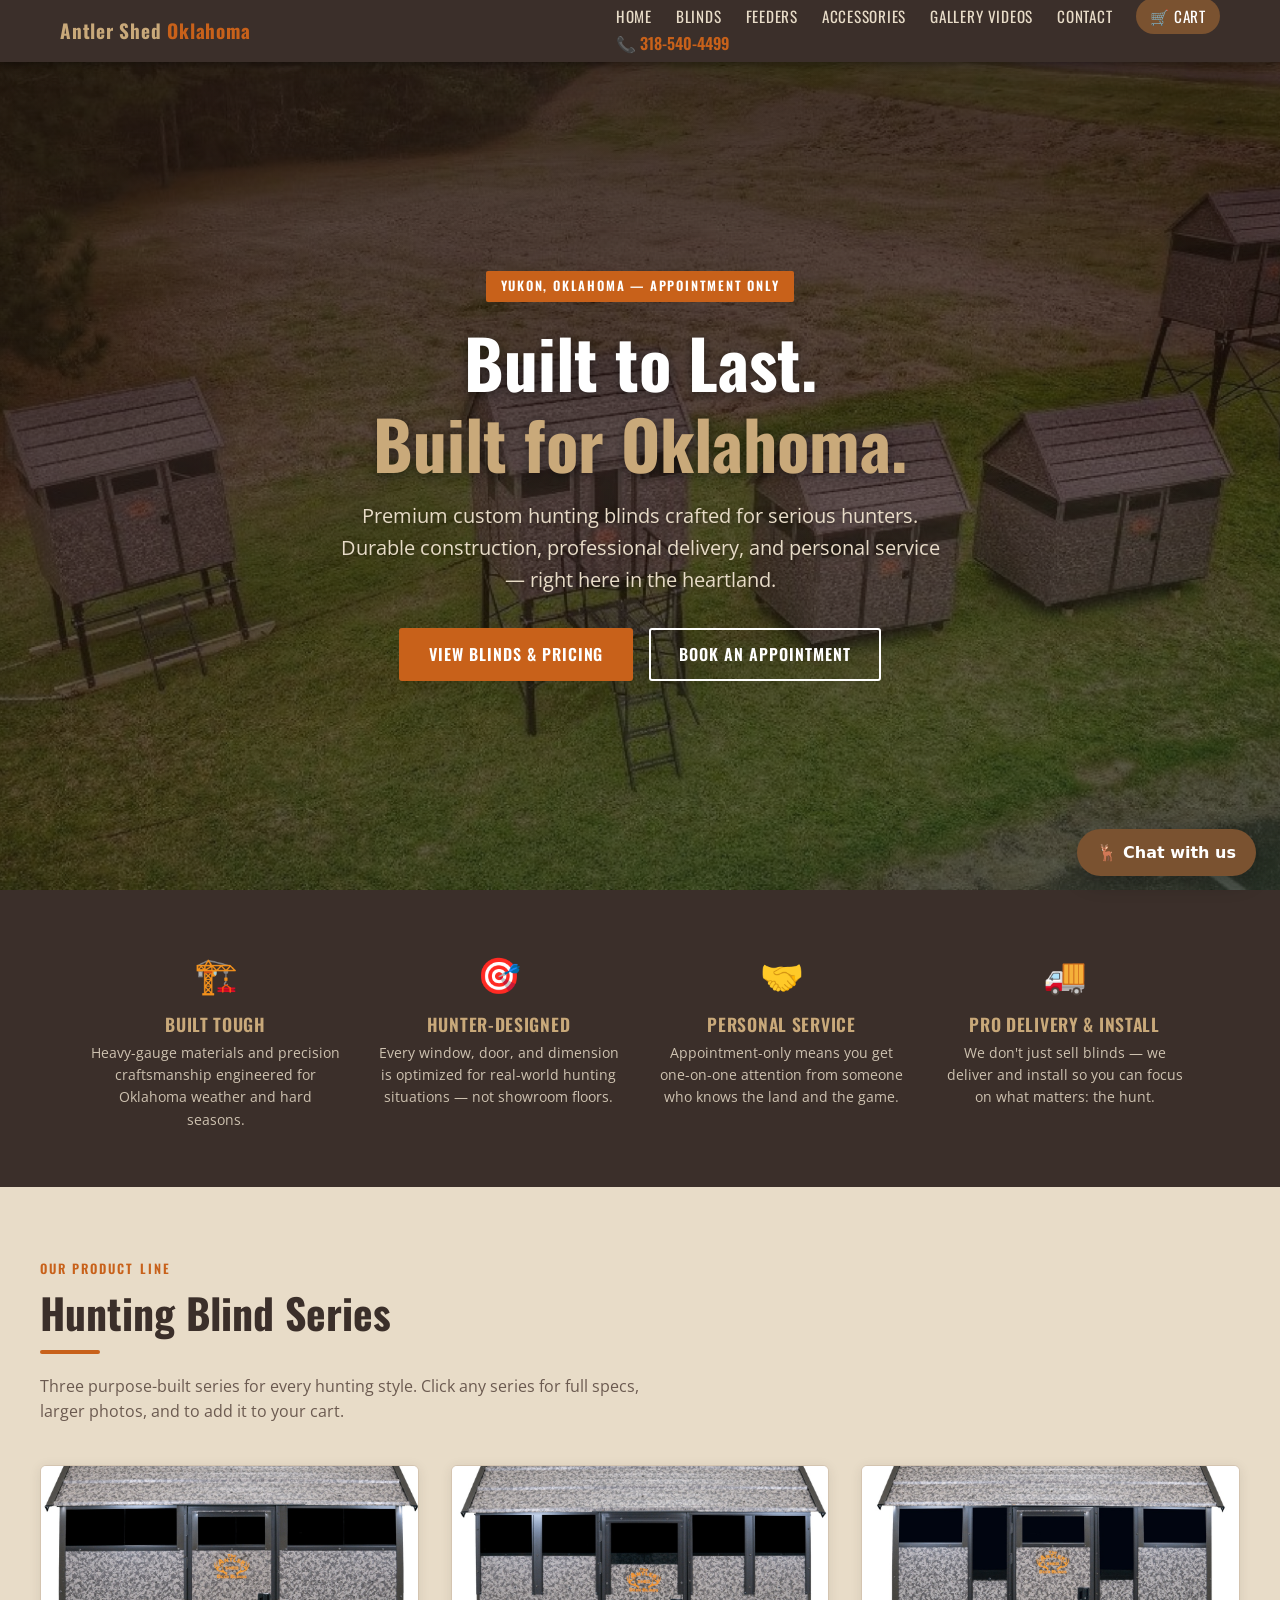
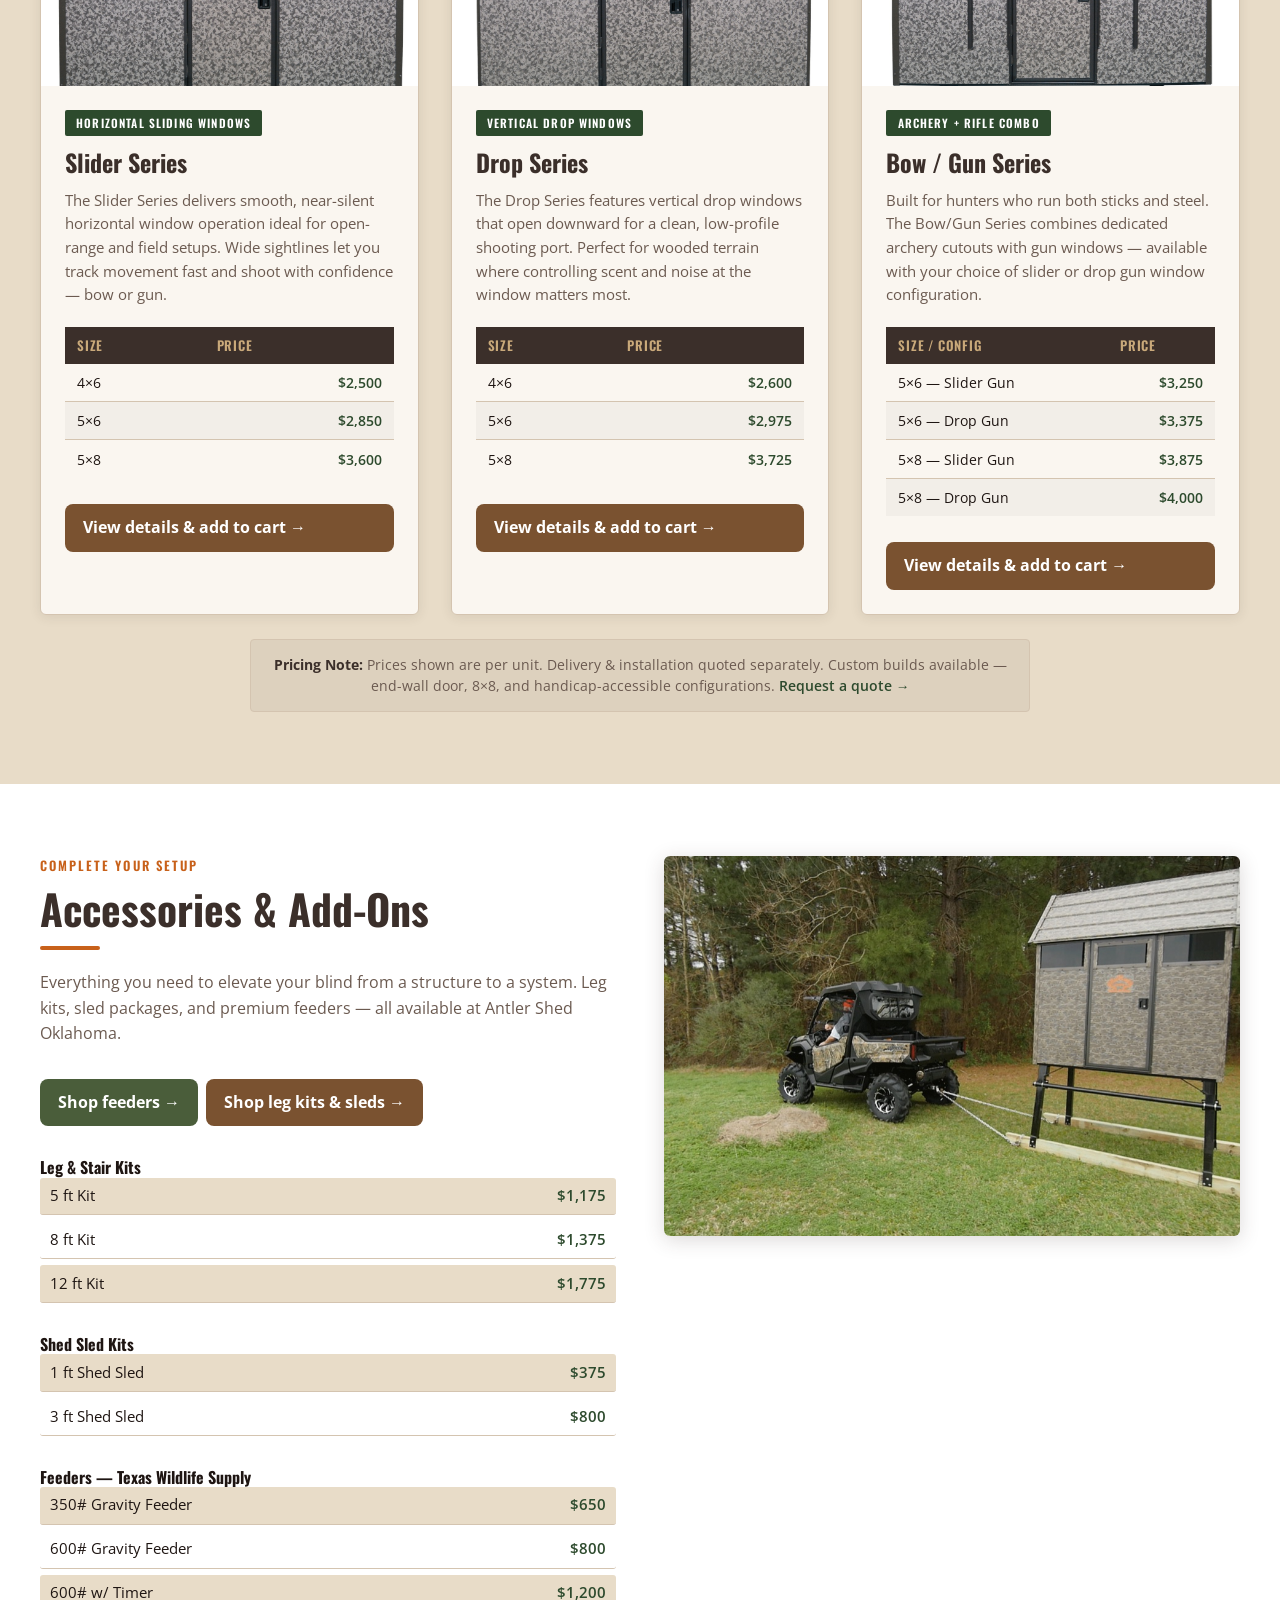
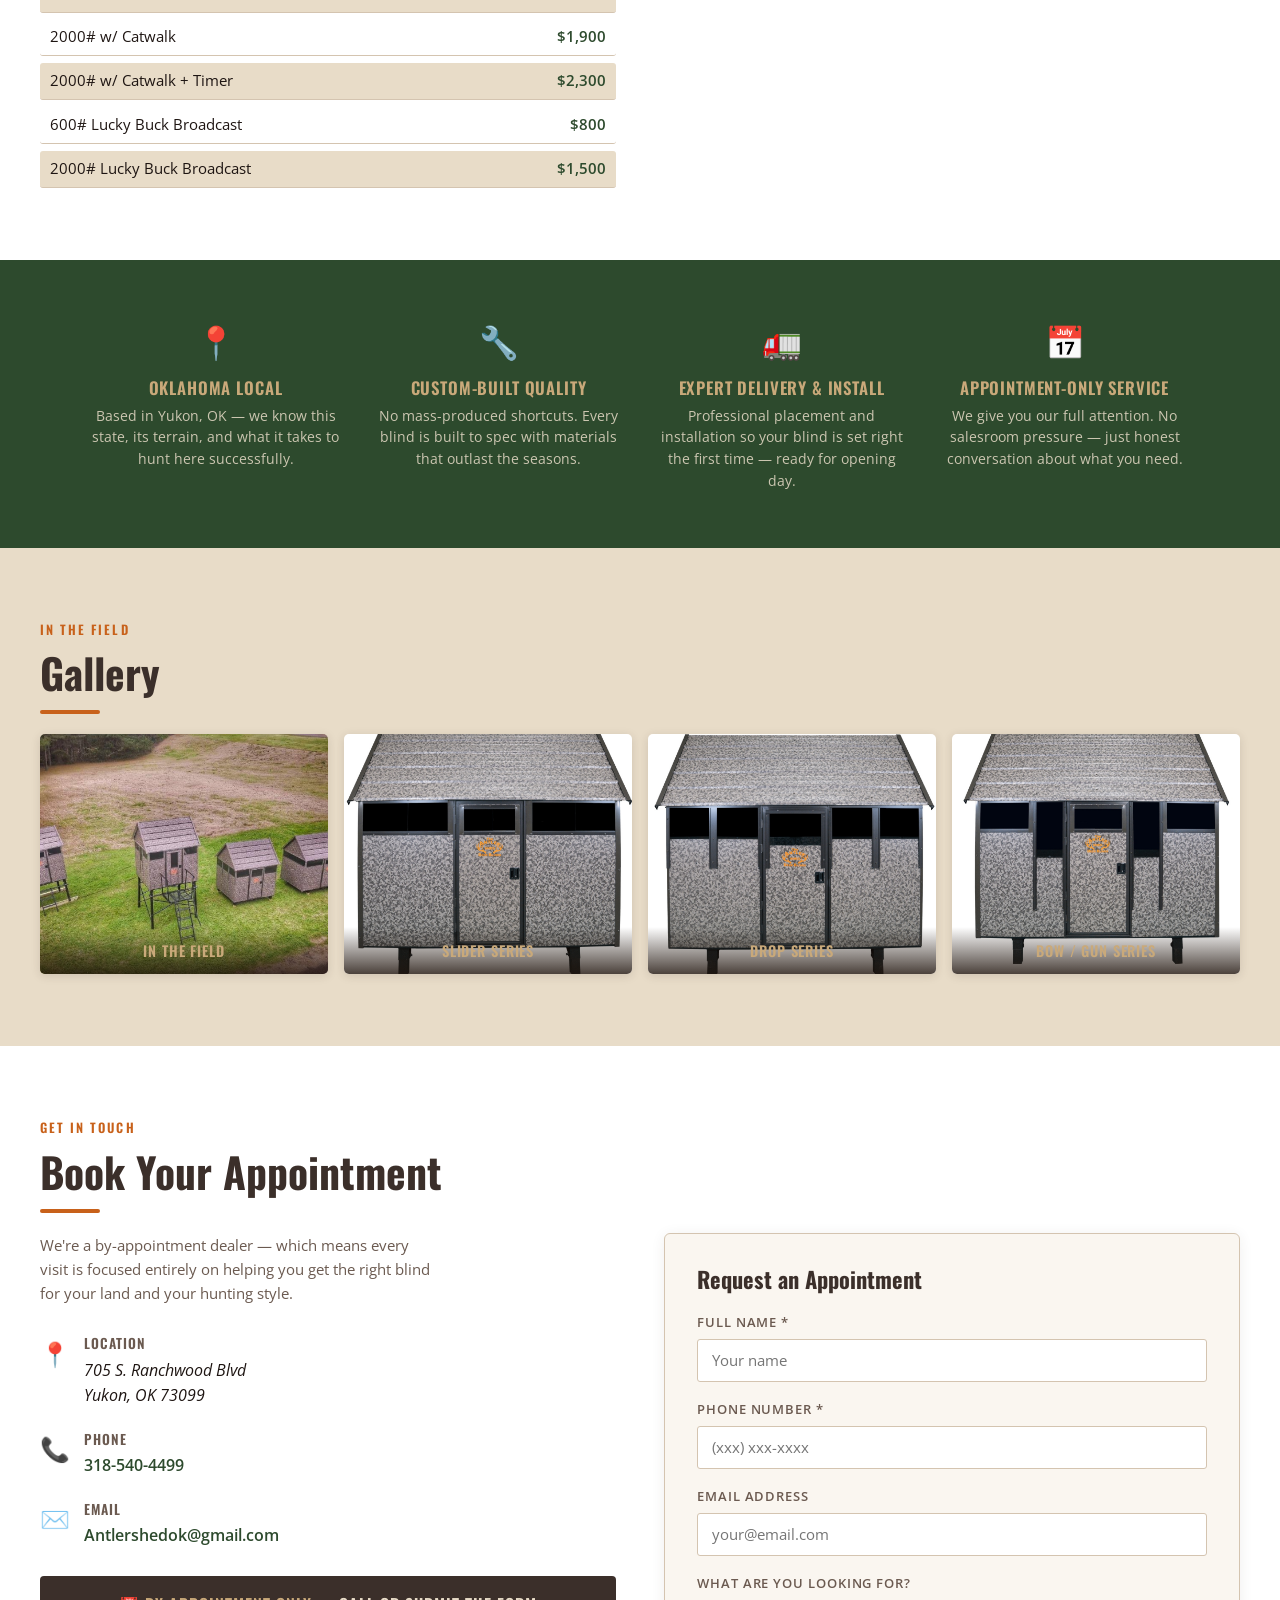
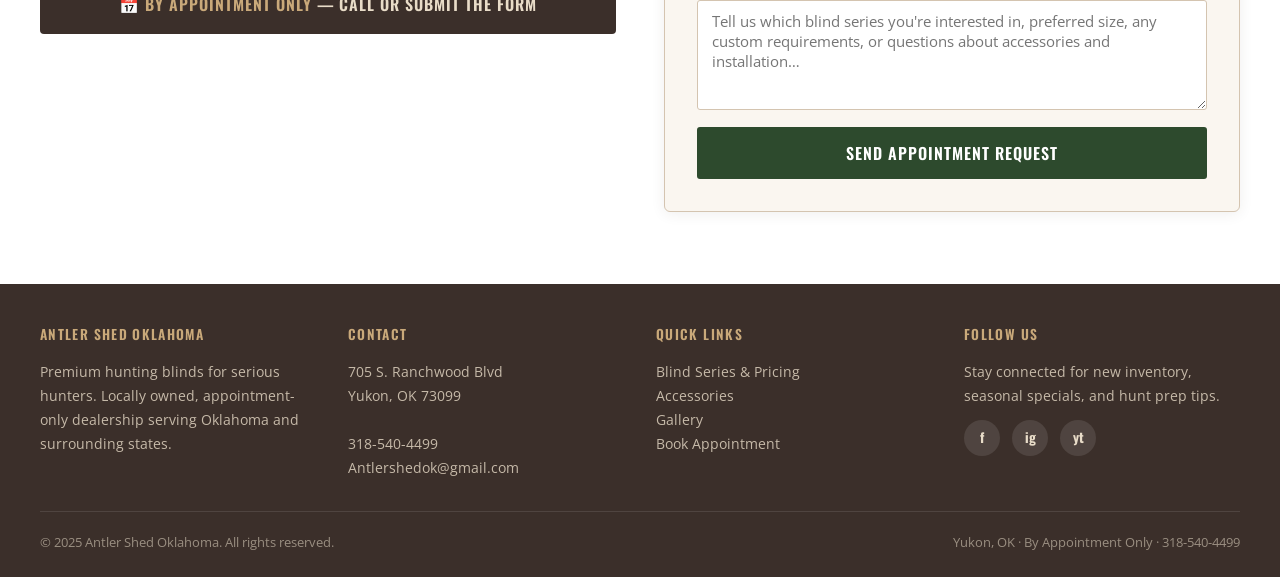
<file: index.html>
<!DOCTYPE html>
<!-- antlershed_landing_v4.html
     Dev Callahan / WebBuilderBot — 5R Ecosystem
     Assumptions: All images exist at /images/ relative path in repo.
     Form action="#" (static shell — wire to backend via Gabriel Silva if live submission needed).
     No API keys embedded. Third-party scripts: Google Fonts only.
-->
<html lang="en">
<head>
<meta charset="UTF-8">
<meta name="viewport" content="width=device-width,initial-scale=1">
<title>Antler Shed Oklahoma | Premium Hunting Blinds — Yukon, OK</title>
<meta name="description" content="Premium custom hunting blinds in Yukon, Oklahoma. Slider, Drop, and Bow/Gun series. Appointment-only dealer. Call 318-540-4499.">
<link rel="preconnect" href="https://fonts.googleapis.com">
<link href="https://fonts.googleapis.com/css2?family=Oswald:wght@400;600;700&family=Open+Sans:wght@400;600&display=swap" rel="stylesheet">
<style>
*,*::before,*::after{box-sizing:border-box;margin:0;padding:0}
:root{
  --brown:#3b2f2a;
  --brown-mid:#5a4035;
  --tan:#c9a97a;
  --khaki:#e8dcc8;
  --green:#2d4a2d;
  --green-light:#3a5c3a;
  --orange:#c8611a;
  --white:#fff;
  --text:#1e1512;
  --light-text:#6b5a50;
  --card-bg:#faf6f0;
  --border:#d4c4b0;
}
html{scroll-behavior:smooth}
body{font-family:'Open Sans',sans-serif;color:var(--text);background:#fff;line-height:1.6}
h1,h2,h3,h4{font-family:'Oswald',sans-serif;line-height:1.2}
img{display:block;width:100%;height:auto}
a{color:inherit;text-decoration:none}

/* ── NAV ── */
nav{position:sticky;top:0;z-index:100;background:var(--brown);box-shadow:0 2px 8px rgba(0,0,0,.4)}
.nav-inner{max-width:1200px;margin:0 auto;padding:0 1.25rem;display:flex;align-items:center;justify-content:space-between;gap:1rem;min-height:62px}
.nav-logo{font-family:'Oswald',sans-serif;font-size:1.2rem;font-weight:700;color:var(--tan);letter-spacing:.04em;white-space:nowrap}
.nav-logo span{color:var(--orange)}
.nav-links{display:flex;align-items:center;gap:1.5rem;list-style:none;flex-wrap:wrap}
.nav-links a{color:var(--khaki);font-family:'Oswald',sans-serif;font-size:.95rem;font-weight:400;letter-spacing:.05em;text-transform:uppercase;transition:color .2s}
.nav-links a:hover{color:var(--tan)}
.nav-phone{color:var(--orange);font-family:'Oswald',sans-serif;font-weight:600;font-size:1rem;white-space:nowrap}
.nav-phone:hover{color:var(--tan)}
.nav-toggle{display:none;background:none;border:none;cursor:pointer;flex-direction:column;gap:5px;padding:4px}
.nav-toggle span{display:block;width:24px;height:2px;background:var(--khaki);border-radius:2px;transition:.3s}
@media(max-width:768px){
  .nav-toggle{display:flex}
  .nav-menu{display:none;position:absolute;top:62px;left:0;right:0;background:var(--brown);padding:1rem 1.25rem 1.5rem;flex-direction:column;gap:0}
  .nav-menu.open{display:flex}
  .nav-links{flex-direction:column;align-items:flex-start;gap:.75rem;width:100%}
  .nav-phone{margin-top:.5rem}
}

/* ── BUTTONS ── */
.btn{display:inline-block;padding:.75rem 1.75rem;border-radius:3px;font-family:'Oswald',sans-serif;font-weight:600;font-size:1rem;letter-spacing:.06em;text-transform:uppercase;cursor:pointer;transition:background .2s,color .2s,transform .15s;border:2px solid transparent}
.btn:hover{transform:translateY(-1px)}
.btn-primary{background:var(--orange);color:#fff;border-color:var(--orange)}
.btn-primary:hover{background:#a84e14;border-color:#a84e14}
.btn-outline{background:transparent;color:#fff;border-color:#fff}
.btn-outline:hover{background:rgba(255,255,255,.12)}
.btn-green{background:var(--green);color:#fff;border-color:var(--green)}
.btn-green:hover{background:var(--green-light)}

/* ── HERO ── */
#home{position:relative;min-height:92vh;display:flex;align-items:center;justify-content:center;overflow:hidden}
.hero-bg{position:absolute;inset:0;background:url('images/hero.jpg') center center/cover no-repeat;z-index:0}
.hero-overlay{position:absolute;inset:0;background:linear-gradient(160deg,rgba(30,18,10,.82) 0%,rgba(30,18,10,.65) 60%,rgba(20,40,20,.70) 100%);z-index:1}
.hero-content{position:relative;z-index:2;text-align:center;padding:3rem 1.25rem;max-width:820px;margin:0 auto}
.hero-eyebrow{display:inline-block;background:var(--orange);color:#fff;font-family:'Oswald',sans-serif;font-size:.8rem;font-weight:600;letter-spacing:.14em;text-transform:uppercase;padding:.35rem .9rem;border-radius:2px;margin-bottom:1.25rem}
.hero-content h1{font-size:clamp(2.4rem,6vw,4.2rem);color:#fff;font-weight:700;text-shadow:0 2px 12px rgba(0,0,0,.5);margin-bottom:1rem}
.hero-content h1 span{color:var(--tan)}
.hero-sub{font-size:clamp(1rem,2.2vw,1.25rem);color:var(--khaki);max-width:600px;margin:0 auto 2rem;text-shadow:0 1px 6px rgba(0,0,0,.4)}
.hero-ctas{display:flex;flex-wrap:wrap;gap:1rem;justify-content:center}

/* ── SECTION WRAPPER ── */
section{padding:4.5rem 1.25rem}
.section-inner{max-width:1200px;margin:0 auto}
.section-label{font-family:'Oswald',sans-serif;font-size:.8rem;font-weight:600;letter-spacing:.16em;text-transform:uppercase;color:var(--orange);margin-bottom:.5rem}
.section-title{font-size:clamp(1.8rem,3.5vw,2.6rem);color:var(--brown);margin-bottom:.75rem}
.section-sub{color:var(--light-text);max-width:640px;margin-bottom:2.5rem}

/* ── VALUE BAND ── */
#value{background:var(--brown);padding:3.5rem 1.25rem}
.value-grid{max-width:1100px;margin:0 auto;display:grid;grid-template-columns:repeat(auto-fit,minmax(200px,1fr));gap:2rem;text-align:center}
.value-item{color:var(--khaki)}
.value-icon{font-size:2.2rem;margin-bottom:.75rem;display:block}
.value-item h4{font-family:'Oswald',sans-serif;font-size:1.1rem;font-weight:600;color:var(--tan);margin-bottom:.4rem;letter-spacing:.04em;text-transform:uppercase}
.value-item p{font-size:.9rem;line-height:1.55;color:var(--khaki);opacity:.85}

/* ── BLINDS ── */
#blinds{background:var(--khaki)}
.cards-grid{display:grid;grid-template-columns:repeat(auto-fit,minmax(290px,1fr));gap:2rem;margin-bottom:1.5rem}
.card{background:var(--card-bg);border:1px solid var(--border);border-radius:6px;overflow:hidden;display:flex;flex-direction:column;box-shadow:0 2px 12px rgba(59,47,42,.1);transition:box-shadow .25s,transform .25s}
.card:hover{box-shadow:0 6px 28px rgba(59,47,42,.2);transform:translateY(-3px)}
.card-img{height:220px;overflow:hidden}
.card-img img{width:100%;height:100%;object-fit:cover;transition:transform .4s}
.card:hover .card-img img{transform:scale(1.04)}
.card-body{padding:1.5rem;flex:1;display:flex;flex-direction:column;gap:.75rem}
.card-badge{display:inline-block;background:var(--green);color:#fff;font-family:'Oswald',sans-serif;font-size:.72rem;font-weight:600;letter-spacing:.1em;text-transform:uppercase;padding:.25rem .7rem;border-radius:2px;align-self:flex-start}
.card h3{font-family:'Oswald',sans-serif;font-size:1.5rem;color:var(--brown);font-weight:700}
.card-desc{font-size:.92rem;color:var(--light-text);line-height:1.6}
.price-table{width:100%;border-collapse:collapse;margin-top:.5rem;font-size:.9rem}
.price-table th{background:var(--brown);color:var(--tan);font-family:'Oswald',sans-serif;font-weight:600;letter-spacing:.06em;text-transform:uppercase;padding:.5rem .75rem;text-align:left;font-size:.82rem}
.price-table td{padding:.45rem .75rem;border-bottom:1px solid var(--border);color:var(--text)}
.price-table tr:last-child td{border-bottom:none}
.price-table td:last-child{font-weight:600;color:var(--green);text-align:right}
.price-table tr:nth-child(even) td{background:rgba(59,47,42,.04)}
.cards-note{font-size:.85rem;color:var(--light-text);text-align:center;padding:.85rem 1rem;background:rgba(59,47,42,.06);border:1px solid var(--border);border-radius:4px;max-width:780px;margin:0 auto}
.cards-note strong{color:var(--brown)}

/* ── ACCESSORIES ── */
#accessories{background:#fff}
.acc-layout{display:grid;grid-template-columns:1fr 1fr;gap:3rem;align-items:start}
@media(max-width:820px){.acc-layout{grid-template-columns:1fr}}
.acc-img-wrap{border-radius:6px;overflow:hidden;box-shadow:0 4px 20px rgba(59,47,42,.18);position:sticky;top:80px}
.acc-img-wrap img{width:100%;height:380px;object-fit:cover}
@media(max-width:820px){.acc-img-wrap{position:static}.acc-img-wrap img{height:240px}}
.acc-groups{display:flex;flex-direction:column;gap:2rem}
.acc-group h4{font-family:'Oswald',sans-serif;font-size:1.15rem;color:var(--brown);font-weight:600;border-left:4px solid var(--orange);padding-left:.75rem;margin-bottom:.75rem;text-transform:uppercase;letter-spacing:.04em}
.acc-list{list-style:none;display:flex;flex-direction:column;gap:.4rem}
.acc-list li{display:flex;justify-content:space-between;align-items:center;font-size:.93rem;padding:.4rem .6rem;border-radius:3px;border-bottom:1px solid var(--border)}
.acc-list li:nth-child(odd){background:var(--khaki)}
.acc-list .acc-item-name{color:var(--text)}
.acc-list .acc-item-price{font-weight:600;color:var(--green);white-space:nowrap;margin-left:1rem}

/* ── TRUST BAND ── */
#trust{background:var(--green);padding:3.5rem 1.25rem}
.trust-inner{max-width:1100px;margin:0 auto;display:grid;grid-template-columns:repeat(auto-fit,minmax(210px,1fr));gap:2rem;text-align:center}
.trust-item .t-icon{font-size:2rem;margin-bottom:.65rem;display:block}
.trust-item h4{font-family:'Oswald',sans-serif;font-size:1.05rem;font-weight:600;color:var(--tan);text-transform:uppercase;letter-spacing:.05em;margin-bottom:.4rem}
.trust-item p{font-size:.88rem;color:rgba(232,220,200,.85);line-height:1.55}

/* ── GALLERY ── */
#gallery{background:var(--khaki)}
.gallery-grid{display:grid;grid-template-columns:repeat(auto-fit,minmax(260px,1fr));gap:1rem}
.gallery-tile{border-radius:5px;overflow:hidden;box-shadow:0 2px 10px rgba(59,47,42,.15);position:relative;cursor:pointer}
.gallery-tile img{width:100%;height:240px;object-fit:cover;transition:transform .4s,filter .4s}
.gallery-tile:hover img{transform:scale(1.05);filter:brightness(1.08)}
.gallery-tile .g-label{position:absolute;bottom:0;left:0;right:0;background:linear-gradient(transparent,rgba(30,18,10,.8));color:var(--tan);font-family:'Oswald',sans-serif;font-size:.9rem;font-weight:600;letter-spacing:.06em;text-transform:uppercase;padding:.75rem 1rem;text-align:center}

/* ── CONTACT ── */
#contact{background:#fff}
.contact-layout{display:grid;grid-template-columns:1fr 1fr;gap:3rem;align-items:start}
@media(max-width:820px){.contact-layout{grid-template-columns:1fr}}
.contact-info{display:flex;flex-direction:column;gap:1.25rem}
.contact-block{display:flex;gap:.85rem;align-items:flex-start}
.c-icon{font-size:1.5rem;color:var(--orange);flex-shrink:0;margin-top:.1rem}
.c-text h5{font-family:'Oswald',sans-serif;font-size:.85rem;font-weight:600;text-transform:uppercase;letter-spacing:.08em;color:var(--light-text);margin-bottom:.15rem}
.c-text p,.c-text a{font-size:.97rem;color:var(--text);font-weight:600}
.c-text a{color:var(--green)}
.c-text a:hover{color:var(--orange)}
.appt-note{background:var(--brown);color:var(--khaki);font-family:'Oswald',sans-serif;font-size:1rem;font-weight:600;letter-spacing:.06em;text-transform:uppercase;padding:1rem 1.25rem;border-radius:4px;text-align:center;margin-top:.5rem}
.appt-note span{color:var(--tan)}
.contact-form{background:var(--card-bg);border:1px solid var(--border);border-radius:6px;padding:2rem;box-shadow:0 2px 14px rgba(59,47,42,.08)}
.contact-form h3{font-family:'Oswald',sans-serif;font-size:1.4rem;color:var(--brown);margin-bottom:1.25rem}
.form-group{display:flex;flex-direction:column;gap:.35rem;margin-bottom:1.1rem}
.form-group label{font-size:.82rem;font-weight:600;text-transform:uppercase;letter-spacing:.07em;color:var(--light-text)}
.form-group input,.form-group textarea,.form-group select{width:100%;padding:.65rem .85rem;border:1px solid var(--border);border-radius:3px;font-family:'Open Sans',sans-serif;font-size:.95rem;color:var(--text);background:#fff;transition:border-color .2s,box-shadow .2s}
.form-group input:focus,.form-group textarea:focus,.form-group select:focus{outline:none;border-color:var(--green);box-shadow:0 0 0 3px rgba(45,74,45,.12)}
.form-group textarea{resize:vertical;min-height:110px}
.form-submit{width:100%}

/* ── FOOTER ── */
footer{background:var(--brown);color:var(--khaki);padding:2.5rem 1.25rem 1.5rem}
.footer-inner{max-width:1200px;margin:0 auto}
.footer-grid{display:grid;grid-template-columns:repeat(auto-fit,minmax(200px,1fr));gap:2rem;margin-bottom:2rem}
.footer-col h5{font-family:'Oswald',sans-serif;font-size:.85rem;font-weight:600;text-transform:uppercase;letter-spacing:.1em;color:var(--tan);margin-bottom:.85rem}
.footer-col p,.footer-col address{font-size:.88rem;line-height:1.7;font-style:normal;color:rgba(232,220,200,.8)}
.footer-col a{color:rgba(232,220,200,.8);transition:color .2s}
.footer-col a:hover{color:var(--tan)}
.social-links{display:flex;gap:.75rem;flex-wrap:wrap;margin-top:.5rem}
.social-links a{display:inline-flex;align-items:center;justify-content:center;width:36px;height:36px;border-radius:50%;background:rgba(255,255,255,.1);color:var(--khaki);font-size:.85rem;font-family:'Oswald',sans-serif;font-weight:700;transition:background .2s}
.social-links a:hover{background:var(--orange)}
.footer-bottom{border-top:1px solid rgba(255,255,255,.1);padding-top:1.25rem;display:flex;flex-wrap:wrap;justify-content:space-between;gap:.5rem;font-size:.8rem;color:rgba(232,220,200,.55)}
.footer-bottom a{color:rgba(232,220,200,.55)}

/* ── DIVIDER ── */
.divider{width:60px;height:4px;background:var(--orange);border-radius:2px;margin:.75rem 0 1.25rem}

/* ── SCROLL REVEAL helper (CSS only fade) ── */
@media(prefers-reduced-motion:no-preference){
  .fade-up{opacity:0;transform:translateY(24px);transition:opacity .55s ease,transform .55s ease}
  .fade-up.visible{opacity:1;transform:none}
}
</style>
</head>
<body>

<!-- ══ NAV ══ -->
<nav id="top" role="navigation" aria-label="Main navigation">
  <div class="nav-inner">
    <div class="nav-logo">Antler Shed <span>Oklahoma</span></div>
    <button class="nav-toggle" aria-label="Toggle menu" onclick="this.setAttribute('aria-expanded',this.getAttribute('aria-expanded')==='true'?'false':'true');document.getElementById('navMenu').classList.toggle('open')">
      <span></span><span></span><span></span>
    </button>
    <div class="nav-menu" id="navMenu">
      <ul class="nav-links">
        <li><a href="#home">Home</a></li>
        <li><a href="product.html?cat=blinds">Blinds</a></li>
        <li><a href="product.html?series=feeders">Feeders</a></li>
        <li><a href="product.html?series=accessories">Accessories</a></li>
        <li><a href="gallery.html">Gallery</a>
    <a href="videos.html">Videos</a></li>
        <li><a href="#contact">Contact</a></li>
        <li><a href="cart.html" style="background:#7a5230;color:#fff;padding:7px 14px;border-radius:20px">🛒 Cart <span class="cart-badge" style="background:#e0852f;color:#fff;border-radius:20px;padding:0 7px;font-size:12px;display:none">0</span></a></li>
      </ul>
      <a href="tel:3185404499" class="nav-phone">📞 318-540-4499</a>
    </div>
  </div>
</nav>

<!-- ══ HERO ══ -->
<section id="home" aria-label="Hero">
  <div class="hero-bg" role="img" aria-label="Oklahoma hunting blind in the field"></div>
  <div class="hero-overlay"></div>
  <div class="hero-content">
    <span class="hero-eyebrow">Yukon, Oklahoma — Appointment Only</span>
    <h1>Built to Last.<br><span>Built for Oklahoma.</span></h1>
    <p class="hero-sub">Premium custom hunting blinds crafted for serious hunters. Durable construction, professional delivery, and personal service — right here in the heartland.</p>
    <div class="hero-ctas">
      <a href="product.html?cat=blinds" class="btn btn-primary">View Blinds &amp; Pricing</a>
      <a href="#contact" class="btn btn-outline">Book an Appointment</a>
    </div>
  </div>
</section>

<!-- ══ VALUE BAND ══ -->
<section id="value" aria-label="Why choose Antler Shed Oklahoma">
  <div class="value-grid">
    <div class="value-item">
      <span class="value-icon">🏗️</span>
      <h4>Built Tough</h4>
      <p>Heavy-gauge materials and precision craftsmanship engineered for Oklahoma weather and hard seasons.</p>
    </div>
    <div class="value-item">
      <span class="value-icon">🎯</span>
      <h4>Hunter-Designed</h4>
      <p>Every window, door, and dimension is optimized for real-world hunting situations — not showroom floors.</p>
    </div>
    <div class="value-item">
      <span class="value-icon">🤝</span>
      <h4>Personal Service</h4>
      <p>Appointment-only means you get one-on-one attention from someone who knows the land and the game.</p>
    </div>
    <div class="value-item">
      <span class="value-icon">🚚</span>
      <h4>Pro Delivery &amp; Install</h4>
      <p>We don't just sell blinds — we deliver and install so you can focus on what matters: the hunt.</p>
    </div>
  </div>
</section>

<!-- ══ BLINDS ══ -->
<section id="blinds" aria-label="Hunting blind series and pricing">
  <div class="section-inner">
    <p class="section-label">Our Product Line</p>
    <h2 class="section-title">Hunting Blind Series</h2>
    <div class="divider"></div>
    <p class="section-sub">Three purpose-built series for every hunting style. Click any series for full specs, larger photos, and to add it to your cart.</p>

    <div class="cards-grid">

      <!-- SLIDER -->
      <div class="card fade-up">
        <div class="card-img">
          <img src="images/slider.jpg" alt="Slider Series hunting blind with horizontal sliding windows" loading="lazy">
        </div>
        <div class="card-body">
          <span class="card-badge">Horizontal Sliding Windows</span>
          <h3>Slider Series</h3>
          <p class="card-desc">The Slider Series delivers smooth, near-silent horizontal window operation ideal for open-range and field setups. Wide sightlines let you track movement fast and shoot with confidence — bow or gun.</p>
          <table class="price-table" aria-label="Slider Series pricing">
            <thead><tr><th>Size</th><th>Price</th></tr></thead>
            <tbody>
              <tr><td>4×6</td><td>$2,500</td></tr>
              <tr><td>5×6</td><td>$2,850</td></tr>
              <tr><td>5×8</td><td>$3,600</td></tr>
            </tbody>
          </table>
          <a href="product.html?series=slider" style="display:inline-block;margin-top:14px;background:#7a5230;color:#fff;padding:11px 18px;border-radius:8px;text-decoration:none;font-weight:700">View details &amp; add to cart →</a>
        </div>
      </div>

      <!-- DROP -->
      <div class="card fade-up">
        <div class="card-img">
          <img src="images/drop.jpg" alt="Drop Series hunting blind with vertical drop windows" loading="lazy">
        </div>
        <div class="card-body">
          <span class="card-badge">Vertical Drop Windows</span>
          <h3>Drop Series</h3>
          <p class="card-desc">The Drop Series features vertical drop windows that open downward for a clean, low-profile shooting port. Perfect for wooded terrain where controlling scent and noise at the window matters most.</p>
          <table class="price-table" aria-label="Drop Series pricing">
            <thead><tr><th>Size</th><th>Price</th></tr></thead>
            <tbody>
              <tr><td>4×6</td><td>$2,600</td></tr>
              <tr><td>5×6</td><td>$2,975</td></tr>
              <tr><td>5×8</td><td>$3,725</td></tr>
            </tbody>
          </table>
          <a href="product.html?series=drop" style="display:inline-block;margin-top:14px;background:#7a5230;color:#fff;padding:11px 18px;border-radius:8px;text-decoration:none;font-weight:700">View details &amp; add to cart →</a>
        </div>
      </div>

      <!-- BOW/GUN -->
      <div class="card fade-up">
        <div class="card-img">
          <img src="images/bowgun.jpg" alt="Bow and Gun Series hunting blind with combo windows" loading="lazy">
        </div>
        <div class="card-body">
          <span class="card-badge">Archery + Rifle Combo</span>
          <h3>Bow / Gun Series</h3>
          <p class="card-desc">Built for hunters who run both sticks and steel. The Bow/Gun Series combines dedicated archery cutouts with gun windows — available with your choice of slider or drop gun window configuration.</p>
          <table class="price-table" aria-label="Bow/Gun Series pricing">
            <thead><tr><th>Size / Config</th><th>Price</th></tr></thead>
            <tbody>
              <tr><td>5×6 — Slider Gun</td><td>$3,250</td></tr>
              <tr><td>5×6 — Drop Gun</td><td>$3,375</td></tr>
              <tr><td>5×8 — Slider Gun</td><td>$3,875</td></tr>
              <tr><td>5×8 — Drop Gun</td><td>$4,000</td></tr>
            </tbody>
          </table>
          <a href="product.html?series=bowgun" style="display:inline-block;margin-top:14px;background:#7a5230;color:#fff;padding:11px 18px;border-radius:8px;text-decoration:none;font-weight:700">View details &amp; add to cart →</a>
        </div>
      </div>

    </div><!-- /cards-grid -->

    <p class="cards-note"><strong>Pricing Note:</strong> Prices shown are per unit. Delivery &amp; installation quoted separately. Custom builds available — end-wall door, 8×8, and handicap-accessible configurations. <a href="#contact" style="color:var(--green);font-weight:600">Request a quote →</a></p>
  </div>
</section>

<!-- ══ ACCESSORIES ══ -->
<section id="accessories" aria-label="Accessories and add-ons">
  <div class="section-inner">
    <div class="acc-layout">
      <div>
        <p class="section-label">Complete Your Setup</p>
        <h2 class="section-title">Accessories &amp; Add-Ons</h2>
        <div class="divider"></div>
        <p class="section-sub" style="margin-bottom:2rem">Everything you need to elevate your blind from a structure to a system. Leg kits, sled packages, and premium feeders — all available at Antler Shed Oklahoma.</p>
        <p style="margin-bottom:2rem"><a href="product.html?series=feeders" style="display:inline-block;background:#4a5d3a;color:#fff;padding:11px 18px;border-radius:8px;text-decoration:none;font-weight:700;margin-right:8px">Shop feeders →</a><a href="product.html?series=accessories" style="display:inline-block;background:#7a5230;color:#fff;padding:11px 18px;border-radius:8px;text-decoration:none;font-weight:700">Shop leg kits &amp; sleds →</a></p>

        <div class="acc-groups">

          <div>
            <h4>Leg &amp; Stair Kits</h4>
            <ul class="acc-list">
              <li><span class="acc-item-name">5 ft Kit</span><span class="acc-item-price">$1,175</span></li>
              <li><span class="acc-item-name">8 ft Kit</span><span class="acc-item-price">$1,375</span></li>
              <li><span class="acc-item-name">12 ft Kit</span><span class="acc-item-price">$1,775</span></li>
            </ul>
          </div>

          <div>
            <h4>Shed Sled Kits</h4>
            <ul class="acc-list">
              <li><span class="acc-item-name">1 ft Shed Sled</span><span class="acc-item-price">$375</span></li>
              <li><span class="acc-item-name">3 ft Shed Sled</span><span class="acc-item-price">$800</span></li>
            </ul>
          </div>

          <div>
            <h4>Feeders — Texas Wildlife Supply</h4>
            <ul class="acc-list">
              <li><span class="acc-item-name">350# Gravity Feeder</span><span class="acc-item-price">$650</span></li>
              <li><span class="acc-item-name">600# Gravity Feeder</span><span class="acc-item-price">$800</span></li>
              <li><span class="acc-item-name">600# w/ Timer</span><span class="acc-item-price">$1,200</span></li>
              <li><span class="acc-item-name">2000# w/ Catwalk</span><span class="acc-item-price">$1,900</span></li>
              <li><span class="acc-item-name">2000# w/ Catwalk + Timer</span><span class="acc-item-price">$2,300</span></li>
              <li><span class="acc-item-name">600# Lucky Buck Broadcast</span><span class="acc-item-price">$800</span></li>
              <li><span class="acc-item-name">2000# Lucky Buck Broadcast</span><span class="acc-item-price">$1,500</span></li>
            </ul>
          </div>

        </div>
      </div>
      <div class="acc-img-wrap">
        <img src="images/accessories.jpg" alt="Hunting blind accessories including leg kits and feeders" loading="lazy">
      </div>
    </div>
  </div>
</section>

<!-- ══ TRUST BAND ══ -->
<section id="trust" aria-label="Why Antler Shed Oklahoma">
  <div class="trust-inner">
    <div class="trust-item">
      <span class="t-icon">📍</span>
      <h4>Oklahoma Local</h4>
      <p>Based in Yukon, OK — we know this state, its terrain, and what it takes to hunt here successfully.</p>
    </div>
    <div class="trust-item">
      <span class="t-icon">🔧</span>
      <h4>Custom-Built Quality</h4>
      <p>No mass-produced shortcuts. Every blind is built to spec with materials that outlast the seasons.</p>
    </div>
    <div class="trust-item">
      <span class="t-icon">🚛</span>
      <h4>Expert Delivery &amp; Install</h4>
      <p>Professional placement and installation so your blind is set right the first time — ready for opening day.</p>
    </div>
    <div class="trust-item">
      <span class="t-icon">📅</span>
      <h4>Appointment-Only Service</h4>
      <p>We give you our full attention. No salesroom pressure — just honest conversation about what you need.</p>
    </div>
  </div>
</section>

<!-- ══ GALLERY ══ -->
<section id="gallery" aria-label="Photo gallery">
  <div class="section-inner">
    <p class="section-label">In the Field</p>
    <h2 class="section-title">Gallery</h2>
    <div class="divider"></div>
    <div class="gallery-grid">
      <div class="gallery-tile">
        <img src="images/hero.jpg" alt="Antler Shed Oklahoma hunting blind in field" loading="lazy">
        <div class="g-label">In the Field</div>
      </div>
      <div class="gallery-tile">
        <img src="images/slider.jpg" alt="Slider Series blind" loading="lazy">
        <div class="g-label">Slider Series</div>
      </div>
      <div class="gallery-tile">
        <img src="images/drop.jpg" alt="Drop Series blind" loading="lazy">
        <div class="g-label">Drop Series</div>
      </div>
      <div class="gallery-tile">
        <img src="images/bowgun.jpg" alt="Bow and Gun Series blind" loading="lazy">
        <div class="g-label">Bow / Gun Series</div>
      </div>
    </div>
  </div>
</section>

<!-- ══ CONTACT ══ -->
<section id="contact" aria-label="Contact and appointment booking">
  <div class="section-inner">
    <p class="section-label">Get in Touch</p>
    <h2 class="section-title">Book Your Appointment</h2>
    <div class="divider"></div>
    <div class="contact-layout">

      <div class="contact-info">
        <p style="color:var(--light-text);font-size:.95rem;max-width:400px;margin-bottom:.5rem">We're a by-appointment dealer — which means every visit is focused entirely on helping you get the right blind for your land and your hunting style.</p>

        <div class="contact-block">
          <span class="c-icon">📍</span>
          <div class="c-text">
            <h5>Location</h5>
            <address>705 S. Ranchwood Blvd<br>Yukon, OK 73099</address>
          </div>
        </div>

        <div class="contact-block">
          <span class="c-icon">📞</span>
          <div class="c-text">
            <h5>Phone</h5>
            <a href="tel:3185404499">318-540-4499</a>
          </div>
        </div>

        <div class="contact-block">
          <span class="c-icon">✉️</span>
          <div class="c-text">
            <h5>Email</h5>
            <a href="mailto:Antlershedok@gmail.com">Antlershedok@gmail.com</a>
          </div>
        </div>

        <div class="appt-note">
          📅 <span>By Appointment Only</span> — Call or Submit the Form
        </div>
      </div>

      <div class="contact-form">
        <h3>Request an Appointment</h3>
        <form id="lead-form" novalidate>
          <div class="form-group">
            <label for="f-name">Full Name *</label>
            <input type="text" id="f-name" name="name" placeholder="Your name" required>
          </div>
          <div class="form-group">
            <label for="f-phone">Phone Number *</label>
            <input type="tel" id="f-phone" name="phone" placeholder="(xxx) xxx-xxxx" required>
          </div>
          <div class="form-group">
            <label for="f-email">Email Address</label>
            <input type="email" id="f-email" name="email" placeholder="your@email.com">
          </div>
          <div class="form-group">
            <label for="f-need">What Are You Looking For?</label>
            <textarea id="f-need" name="message" placeholder="Tell us which blind series you're interested in, preferred size, any custom requirements, or questions about accessories and installation…"></textarea>
          </div>
          <button type="submit" class="btn btn-green form-submit">Send Appointment Request</button>
          <p id="lead-status" style="margin:10px 0 0;font-size:14px;color:#7a6a58;display:none"></p>
        </form>
      </div>

      <!-- Lead capture via FormSubmit (no account / no captcha). Emails every lead to DEST.
           DEST is temporarily Ed's inbox for proof; swap to Antlershedok@gmail.com to send
           leads to the owner (he clicks the one-time "Activate" link FormSubmit emails him).
           If the network call ever fails, falls back to the visitor's own email app. -->
      <script>
      (function () {
        var DEST = "don.e.prince8@gmail.com";                      // ← swap to Antlershedok@gmail.com to route to owner
        var LEAD_EP = "https://formsubmit.co/ajax/" + DEST;
        var form = document.getElementById("lead-form");
        if (!form) return;
        var status = document.getElementById("lead-status");
        function show(msg, ok) {
          status.style.display = "block";
          status.style.color = ok ? "#2f7a3b" : "#a1442f";
          status.textContent = msg;
        }
        form.addEventListener("submit", function (e) {
          e.preventDefault();
          var name = form.name.value.trim(), phone = form.phone.value.trim();
          var email = form.email.value.trim(), message = form.message.value.trim();
          if (!name || !phone) { show("Please add your name and phone number.", false); return; }
          var btn = form.querySelector('[type=submit]');
          btn.disabled = true; btn.textContent = "Sending…";
          var payload = {
            name: name, phone: phone, email: email || "(not provided)", message: message || "(none)",
            _subject: "🦌 New Antler Shed Lead — " + name,
            _template: "table", _captcha: "false"
          };
          fetch(LEAD_EP, { method: "POST",
                           headers: { "Content-Type": "application/json", "Accept": "application/json" },
                           body: JSON.stringify(payload) })
            .then(function (r) { if (!r.ok) throw new Error("bad status"); return r.json(); })
            .then(function () {
              form.reset(); btn.disabled = false; btn.textContent = "Send Appointment Request";
              show("✅ Thanks, " + name + "! We got your request and will call you at " + phone + " soon.", true);
            })
            .catch(function () {
              // Fallback: hand the lead off via the visitor's own email app so it still reaches the shop.
              btn.disabled = false; btn.textContent = "Send Appointment Request";
              var body = encodeURIComponent(
                "Name: " + name + "\nPhone: " + phone + "\nEmail: " + email +
                "\n\nLooking for:\n" + message);
              var subj = encodeURIComponent("Appointment request — " + name);
              window.location.href = "mailto:Antlershedok@gmail.com?subject=" + subj + "&body=" + body;
              show("Opening your email to finish sending — or just call 318-540-4499.", false);
            });
        });
      })();
      </script>

    </div>
  </div>
</section>

<!-- ══ FOOTER ══ -->
<footer aria-label="Footer">
  <div class="footer-inner">
    <div class="footer-grid">
      <div class="footer-col">
        <h5>Antler Shed Oklahoma</h5>
        <p>Premium hunting blinds for serious hunters. Locally owned, appointment-only dealership serving Oklahoma and surrounding states.</p>
      </div>
      <div class="footer-col">
        <h5>Contact</h5>
        <address>
          705 S. Ranchwood Blvd<br>
          Yukon, OK 73099<br><br>
          <a href="tel:3185404499">318-540-4499</a><br>
          <a href="mailto:Antlershedok@gmail.com">Antlershedok@gmail.com</a>
        </address>
      </div>
      <div class="footer-col">
        <h5>Quick Links</h5>
        <p><a href="#blinds">Blind Series &amp; Pricing</a><br>
        <a href="#accessories">Accessories</a><br>
        <a href="gallery.html">Gallery</a><br>
        <a href="#contact">Book Appointment</a></p>
      </div>
      <div class="footer-col">
        <h5>Follow Us</h5>
        <p style="margin-bottom:.75rem">Stay connected for new inventory, seasonal specials, and hunt prep tips.</p>
        <div class="social-links">
          <a href="#" aria-label="Facebook" title="Facebook">f</a>
          <a href="#" aria-label="Instagram" title="Instagram">ig</a>
          <a href="#" aria-label="YouTube" title="YouTube">yt</a>
        </div>
      </div>
    </div>
    <div class="footer-bottom">
      <span>© 2025 Antler Shed Oklahoma. All rights reserved.</span>
      <span>Yukon, OK · By Appointment Only · <a href="tel:3185404499">318-540-4499</a></span>
    </div>
  </div>
</footer>

<script>
// Scroll-reveal for .fade-up elements
(function(){
  if(!('IntersectionObserver' in window))return;
  var obs=new IntersectionObserver(function(entries){
    entries.forEach(function(e){
      if(e.isIntersecting){e.target.classList.add('visible');obs.unobserve(e.target);}
    });
  },{threshold:0.12});
  document.querySelectorAll('.fade-up').forEach(function(el){obs.observe(el);});
})();
// Close nav on link click (mobile)
document.querySelectorAll('#navMenu a').forEach(function(a){
  a.addEventListener('click',function(){
    document.getElementById('navMenu').classList.remove('open');
  });
});
</script>

<!-- Antler Shed AI Assistant Widget (calls the n8n chat webhook) -->
<style>
#as-chat-btn{position:fixed;bottom:24px;right:24px;z-index:99999;background:#7a5230;color:#fff;border:none;border-radius:50px;padding:14px 20px;font-weight:700;font-size:16px;box-shadow:0 6px 20px rgba(0,0,0,.28);cursor:pointer;display:flex;align-items:center;gap:8px;font-family:system-ui,-apple-system,sans-serif}
#as-chat-btn:hover{background:#8f6238}
#as-chat-panel{position:fixed;bottom:88px;right:24px;width:368px;max-width:calc(100vw - 32px);height:540px;max-height:calc(100vh - 130px);z-index:99999;background:#fff;border-radius:16px;box-shadow:0 14px 44px rgba(0,0,0,.32);display:none;flex-direction:column;overflow:hidden;font-family:system-ui,-apple-system,sans-serif}
#as-chat-panel.open{display:flex}
#as-chat-head{background:#3b2f2a;color:#fff;padding:14px 16px;font-weight:700;display:flex;justify-content:space-between;align-items:center}
#as-chat-head small{display:block;font-weight:400;opacity:.82;font-size:12px;margin-top:2px}
#as-chat-msgs{flex:1;overflow-y:auto;padding:14px;background:#f7f4f0;display:flex;flex-direction:column;gap:10px}
.as-msg{max-width:82%;padding:10px 13px;border-radius:14px;font-size:14px;line-height:1.45;white-space:normal}
.as-bot{background:#fff;border:1px solid #e6ded4;align-self:flex-start;border-bottom-left-radius:4px;color:#2a221d}
.as-user{background:#7a5230;color:#fff;align-self:flex-end;border-bottom-right-radius:4px}
#as-chat-form{display:flex;border-top:1px solid #e6ded4;background:#fff}
#as-chat-input{flex:1;border:none;padding:14px;font-size:14px;outline:none;font-family:inherit}
#as-chat-send{background:#7a5230;color:#fff;border:none;padding:0 18px;font-weight:700;cursor:pointer}
.as-typing{font-size:18px;color:#9a8a78;align-self:flex-start;letter-spacing:2px}
</style>
<button id="as-chat-btn">🦌 Chat with us</button>
<div id="as-chat-panel">
  <div id="as-chat-head"><div>Antler Shed Assistant<small>Blinds · quotes · appointments</small></div><span id="as-chat-close" style="cursor:pointer;font-size:22px;line-height:1">&times;</span></div>
  <div id="as-chat-msgs"></div>
  <form id="as-chat-form"><input id="as-chat-input" placeholder="Type your question…" autocomplete="off"><button id="as-chat-send" type="submit">Send</button></form>
</div>
<script>
(function(){
 var EP="https://tradesuiteai.app.n8n.cloud/webhook/antlershed-chat";
 var hist=[],msgs=document.getElementById('as-chat-msgs'),panel=document.getElementById('as-chat-panel');
 function esc(s){return s.replace(/&/g,'&amp;').replace(/</g,'&lt;');}
 function add(role,text){var d=document.createElement('div');d.className='as-msg '+(role==='user'?'as-user':'as-bot');d.innerHTML=esc(text).replace(/\*\*(.+?)\*\*/g,'<b>$1</b>').replace(/\n/g,'<br>');msgs.appendChild(d);msgs.scrollTop=msgs.scrollHeight;}
 document.getElementById('as-chat-btn').onclick=function(){panel.classList.add('open');document.getElementById('as-chat-input').focus();if(!hist.length){add('bot',"Howdy! 🦌 I'm the Antler Shed Oklahoma assistant. Ask me about our Slider, Drop, or Bow/Gun blinds — or I can help you request a quote or book an appointment.");}};
 document.getElementById('as-chat-close').onclick=function(){panel.classList.remove('open');};
 document.getElementById('as-chat-form').onsubmit=function(e){e.preventDefault();var inp=document.getElementById('as-chat-input');var t=inp.value.trim();if(!t)return;inp.value='';add('user',t);hist.push({role:'user',content:t});
  var typ=document.createElement('div');typ.className='as-typing';typ.textContent='•••';msgs.appendChild(typ);msgs.scrollTop=msgs.scrollHeight;
  fetch(EP,{method:'POST',headers:{'Content-Type':'text/plain'},body:JSON.stringify({messages:hist.slice(-12)})})
   .then(function(r){return r.json();})
   .then(function(j){typ.remove();var rep=(j&&j.reply)||"Sorry — please call us at 318-540-4499.";add('bot',rep);hist.push({role:'assistant',content:rep});})
   .catch(function(){typ.remove();add('bot',"Connection hiccup — please call 318-540-4499 or email Antlershedok@gmail.com.");});
 };
})();
</script>

<script src="cart.js"></script>
</body>
</html>
</file>
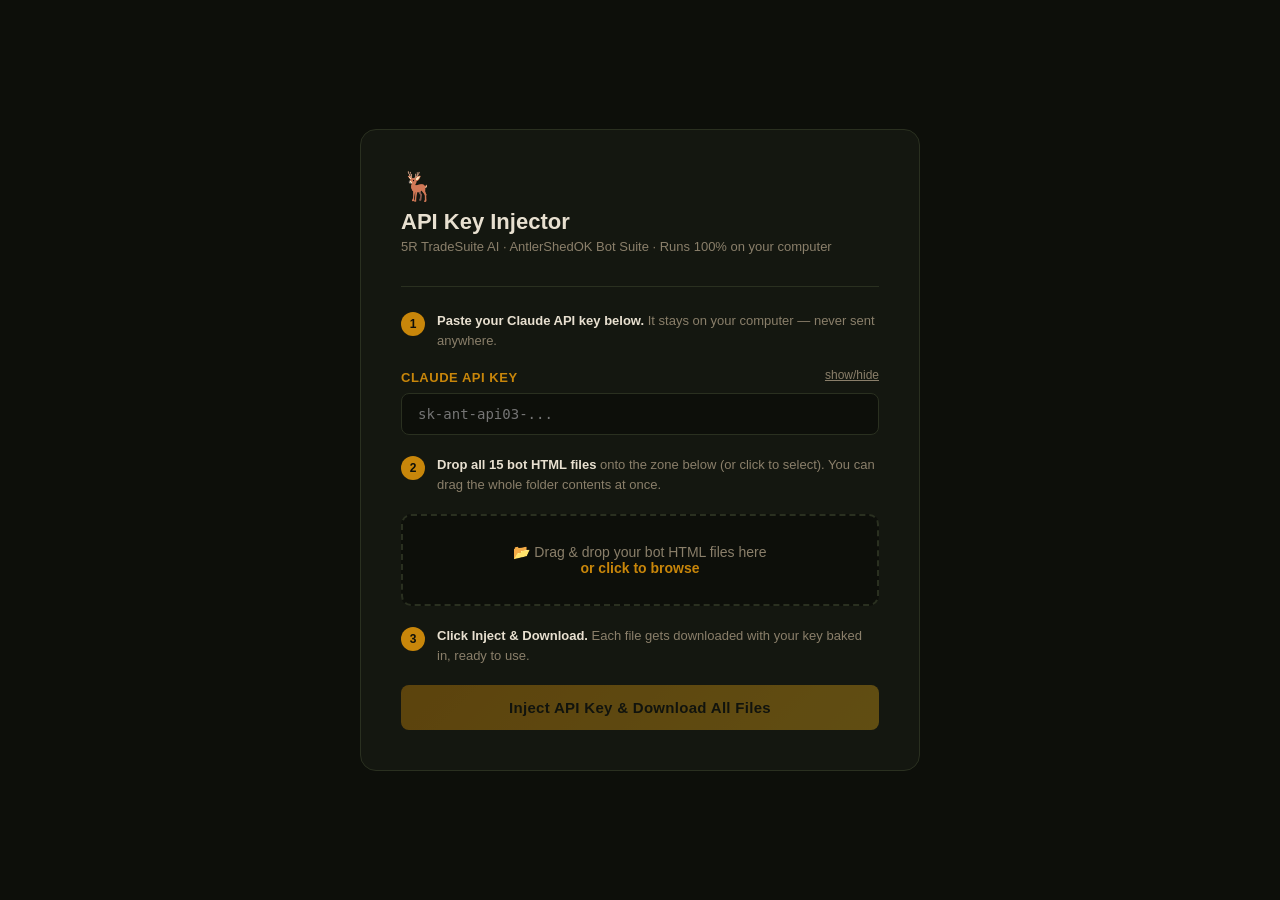
<file: 5R TradeSuite — API Key Injector.html>
<!DOCTYPE html>
<html lang="en">
<head>
<meta charset="UTF-8">
<meta name="viewport" content="width=device-width, initial-scale=1.0">
<title>5R TradeSuite — API Key Injector</title>
<style>
  * { box-sizing: border-box; margin: 0; padding: 0; }
  body { font-family: -apple-system, BlinkMacSystemFont, 'Segoe UI', sans-serif; background: #0d0f0a; color: #e8e0d0; min-height: 100vh; display: flex; align-items: center; justify-content: center; padding: 24px; }
  .card { background: #141710; border: 1px solid #2a3020; border-radius: 16px; padding: 40px; max-width: 560px; width: 100%; }
  .logo { font-size: 28px; margin-bottom: 6px; }
  h1 { font-size: 22px; font-weight: 700; color: #e8e0d0; margin-bottom: 4px; }
  .sub { font-size: 13px; color: #8a7f6a; margin-bottom: 32px; }
  label { display: block; font-size: 13px; font-weight: 600; color: #c8860a; margin-bottom: 8px; letter-spacing: 0.04em; text-transform: uppercase; }
  input[type="text"], input[type="password"] { width: 100%; background: #0d0f0a; border: 1px solid #2a3020; border-radius: 8px; padding: 12px 16px; color: #e8e0d0; font-size: 14px; font-family: monospace; outline: none; transition: border-color 0.2s; margin-bottom: 20px; }
  input:focus { border-color: #c8860a; box-shadow: 0 0 0 3px rgba(200,134,10,0.1); }
  .file-drop { border: 2px dashed #2a3020; border-radius: 10px; padding: 28px; text-align: center; margin-bottom: 20px; cursor: pointer; transition: all 0.2s; background: #0d0f0a; }
  .file-drop:hover, .file-drop.drag-over { border-color: #c8860a; background: rgba(200,134,10,0.04); }
  .file-drop p { font-size: 14px; color: #8a7f6a; }
  .file-drop p span { color: #c8860a; font-weight: 600; }
  .file-list { display: flex; flex-direction: column; gap: 6px; margin-bottom: 20px; max-height: 200px; overflow-y: auto; }
  .file-item { background: #1a1e14; border: 1px solid #2a3020; border-radius: 6px; padding: 8px 12px; font-size: 12px; color: #8a7f6a; display: flex; justify-content: space-between; align-items: center; }
  .file-item .fname { color: #e8e0d0; font-weight: 500; }
  .file-item .fstatus { font-size: 11px; }
  .file-item .fstatus.ready { color: #c8860a; }
  .file-item .fstatus.done { color: #4a7c3f; }
  .file-item .fstatus.skip { color: #8a7f6a; }
  button.primary { width: 100%; background: linear-gradient(135deg, #c8860a, #d4a017); border: none; border-radius: 8px; padding: 14px; color: #0d0f0a; font-size: 15px; font-weight: 700; cursor: pointer; transition: all 0.2s; letter-spacing: 0.02em; }
  button.primary:hover { opacity: 0.9; transform: translateY(-1px); }
  button.primary:disabled { opacity: 0.4; cursor: not-allowed; transform: none; }
  .result { margin-top: 20px; padding: 16px; border-radius: 8px; font-size: 13px; display: none; }
  .result.success { background: rgba(74,124,63,0.15); border: 1px solid #4a7c3f; color: #a8d5a0; }
  .result.error { background: rgba(200,50,50,0.1); border: 1px solid #7a3535; color: #e8a0a0; }
  .toggle-key { background: none; border: none; color: #8a7f6a; cursor: pointer; font-size: 12px; float: right; margin-top: -2px; text-decoration: underline; }
  .step { display: flex; gap: 12px; align-items: flex-start; margin-bottom: 20px; }
  .step-num { background: #c8860a; color: #0d0f0a; width: 24px; height: 24px; border-radius: 50%; display: flex; align-items: center; justify-content: center; font-size: 12px; font-weight: 700; flex-shrink: 0; margin-top: 1px; }
  .step-text { font-size: 13px; color: #8a7f6a; line-height: 1.5; }
  .step-text strong { color: #e8e0d0; }
  .divider { border: none; border-top: 1px solid #2a3020; margin: 24px 0; }
  #fileInput { display: none; }
  .count-badge { background: #c8860a; color: #0d0f0a; font-size: 11px; font-weight: 700; padding: 2px 8px; border-radius: 20px; margin-left: 8px; }
</style>
</head>
<body>
<div class="card">
  <div class="logo">🦌</div>
  <h1>API Key Injector</h1>
  <p class="sub">5R TradeSuite AI · AntlerShedOK Bot Suite · Runs 100% on your computer</p>

  <hr class="divider">

  <div class="step">
    <div class="step-num">1</div>
    <div class="step-text"><strong>Paste your Claude API key below.</strong> It stays on your computer — never sent anywhere.</div>
  </div>

  <label>Claude API Key <button class="toggle-key" onclick="toggleKeyVisibility()">show/hide</button></label>
  <input type="password" id="apiKey" placeholder="sk-ant-api03-..." autocomplete="off" />

  <div class="step">
    <div class="step-num">2</div>
    <div class="step-text"><strong>Drop all 15 bot HTML files</strong> onto the zone below (or click to select). You can drag the whole folder contents at once.</div>
  </div>

  <div class="file-drop" id="dropZone" onclick="document.getElementById('fileInput').click()">
    <p>📂 Drag & drop your bot HTML files here<br><span>or click to browse</span></p>
  </div>
  <input type="file" id="fileInput" multiple accept=".html" />

  <div class="file-list" id="fileList" style="display:none"></div>

  <div class="step">
    <div class="step-num">3</div>
    <div class="step-text"><strong>Click Inject & Download.</strong> Each file gets downloaded with your key baked in, ready to use.</div>
  </div>

  <button class="primary" id="injectBtn" onclick="injectAll()" disabled>
    Inject API Key & Download All Files
  </button>

  <div class="result" id="result"></div>
</div>

<script>
  let selectedFiles = [];

  // Drag and drop
  const dropZone = document.getElementById('dropZone');
  dropZone.addEventListener('dragover', e => { e.preventDefault(); dropZone.classList.add('drag-over'); });
  dropZone.addEventListener('dragleave', () => dropZone.classList.remove('drag-over'));
  dropZone.addEventListener('drop', e => {
    e.preventDefault();
    dropZone.classList.remove('drag-over');
    handleFiles(Array.from(e.dataTransfer.files).filter(f => f.name.endsWith('.html')));
  });

  document.getElementById('fileInput').addEventListener('change', e => {
    handleFiles(Array.from(e.target.files).filter(f => f.name.endsWith('.html')));
  });

  function handleFiles(files) {
    selectedFiles = files;
    const list = document.getElementById('fileList');
    list.style.display = files.length ? 'flex' : 'none';
    list.innerHTML = '';
    let hasKey = 0;
    files.forEach(f => {
      const item = document.createElement('div');
      item.className = 'file-item';
      item.id = 'file-' + f.name.replace(/[^a-z0-9]/gi, '_');
      item.innerHTML = `<span class="fname">${f.name}</span><span class="fstatus ready" id="status-${f.name.replace(/[^a-z0-9]/gi,'_')}">⏳ queued</span>`;
      list.appendChild(item);
      hasKey++;
    });
    // Update drop zone text
    dropZone.querySelector('p').innerHTML = `✅ <span>${files.length} file${files.length !== 1 ? 's' : ''} loaded</span> · click to change`;
    document.getElementById('injectBtn').disabled = files.length === 0 || !document.getElementById('apiKey').value.trim();
    checkReady();
  }

  document.getElementById('apiKey').addEventListener('input', checkReady);

  function checkReady() {
    const key = document.getElementById('apiKey').value.trim();
    const hasFiles = selectedFiles.length > 0;
    document.getElementById('injectBtn').disabled = !key || !hasFiles;
    if (key && hasFiles) {
      document.getElementById('injectBtn').textContent = `Inject API Key & Download All ${selectedFiles.length} Files`;
    }
  }

  function toggleKeyVisibility() {
    const input = document.getElementById('apiKey');
    input.type = input.type === 'password' ? 'text' : 'password';
  }

  async function injectAll() {
    const apiKey = document.getElementById('apiKey').value.trim();
    if (!apiKey) { alert('Please enter your API key first.'); return; }
    if (!selectedFiles.length) { alert('Please select your HTML files first.'); return; }

    document.getElementById('injectBtn').disabled = true;
    document.getElementById('injectBtn').textContent = 'Injecting...';

    let injected = 0;
    let skipped = 0;

    for (const file of selectedFiles) {
      const statusId = 'status-' + file.name.replace(/[^a-z0-9]/gi, '_');
      const statusEl = document.getElementById(statusId);

      const text = await file.text();

      // Check if file has the placeholder
      if (text.includes('YOUR_API_KEY_HERE') || text.includes("const API_KEY=''") || text.includes('const API_KEY=""')) {
        // Replace the placeholder
        let fixed = text
          .replace(/const API_KEY\s*=\s*['"]YOUR_API_KEY_HERE['"]/g, `const API_KEY='${apiKey}'`)
          .replace(/const API_KEY\s*=\s*['"]{2}/g, `const API_KEY='${apiKey}'`)
          // Also fix the hardcoded file:/// paths to relative
          .replace(/href="file:\/\/\/[^"]*\/([\w%\-\.]+\.html)"/g, (match, filename) => {
            const decoded = decodeURIComponent(filename);
            return `href="${decoded}"`;
          })
          // Remove saved-from comment
          .replace(/<!--\s*saved from url=\([^)]+\)[^-]*-->/g, '');

        // Download the fixed file
        const blob = new Blob([fixed], { type: 'text/html' });
        const url = URL.createObjectURL(blob);
        const a = document.createElement('a');
        a.href = url;
        a.download = file.name;
        document.body.appendChild(a);
        a.click();
        document.body.removeChild(a);
        URL.revokeObjectURL(url);

        if (statusEl) statusEl.innerHTML = `<span style="color:#4a7c3f">✅ done</span>`;
        injected++;

        // Small delay between downloads so browser doesn't block them
        await new Promise(r => setTimeout(r, 300));

      } else if (text.includes(apiKey)) {
        if (statusEl) statusEl.innerHTML = `<span style="color:#8a7f6a">⏭️ already has key</span>`;
        skipped++;
      } else {
        // Key placeholder not found — might use different variable name
        // Try to find any API key pattern and replace
        const hasAnyKeyVar = /const\s+API_KEY\s*=/.test(text);
        if (hasAnyKeyVar) {
          const fixed = text.replace(/const\s+API_KEY\s*=\s*['"][^'"]*['"]/g, `const API_KEY='${apiKey}'`);
          const blob = new Blob([fixed], { type: 'text/html' });
          const url = URL.createObjectURL(blob);
          const a = document.createElement('a');
          a.href = url;
          a.download = file.name;
          document.body.appendChild(a);
          a.click();
          document.body.removeChild(a);
          URL.revokeObjectURL(url);
          if (statusEl) statusEl.innerHTML = `<span style="color:#4a7c3f">✅ done</span>`;
          injected++;
          await new Promise(r => setTimeout(r, 300));
        } else {
          if (statusEl) statusEl.innerHTML = `<span style="color:#d97706">⚠️ no key slot found</span>`;
          skipped++;
        }
      }
    }

    const resultEl = document.getElementById('result');
    resultEl.style.display = 'block';
    if (injected > 0) {
      resultEl.className = 'result success';
      resultEl.innerHTML = `✅ <strong>${injected} file${injected !== 1 ? 's' : ''} updated and downloaded.</strong>${skipped > 0 ? ` ${skipped} skipped.` : ''}<br><br>Now put ALL the downloaded files into one folder with the hub file and test by double-clicking the hub.`;
    } else {
      resultEl.className = 'result error';
      resultEl.innerHTML = `⚠️ No files were updated. The API_KEY placeholder may use a different format. Upload one file to Claude for inspection.`;
    }

    document.getElementById('injectBtn').disabled = false;
    document.getElementById('injectBtn').textContent = `✅ Done — ${injected} files downloaded`;
  }
</script>
</body>
</html>
</file>
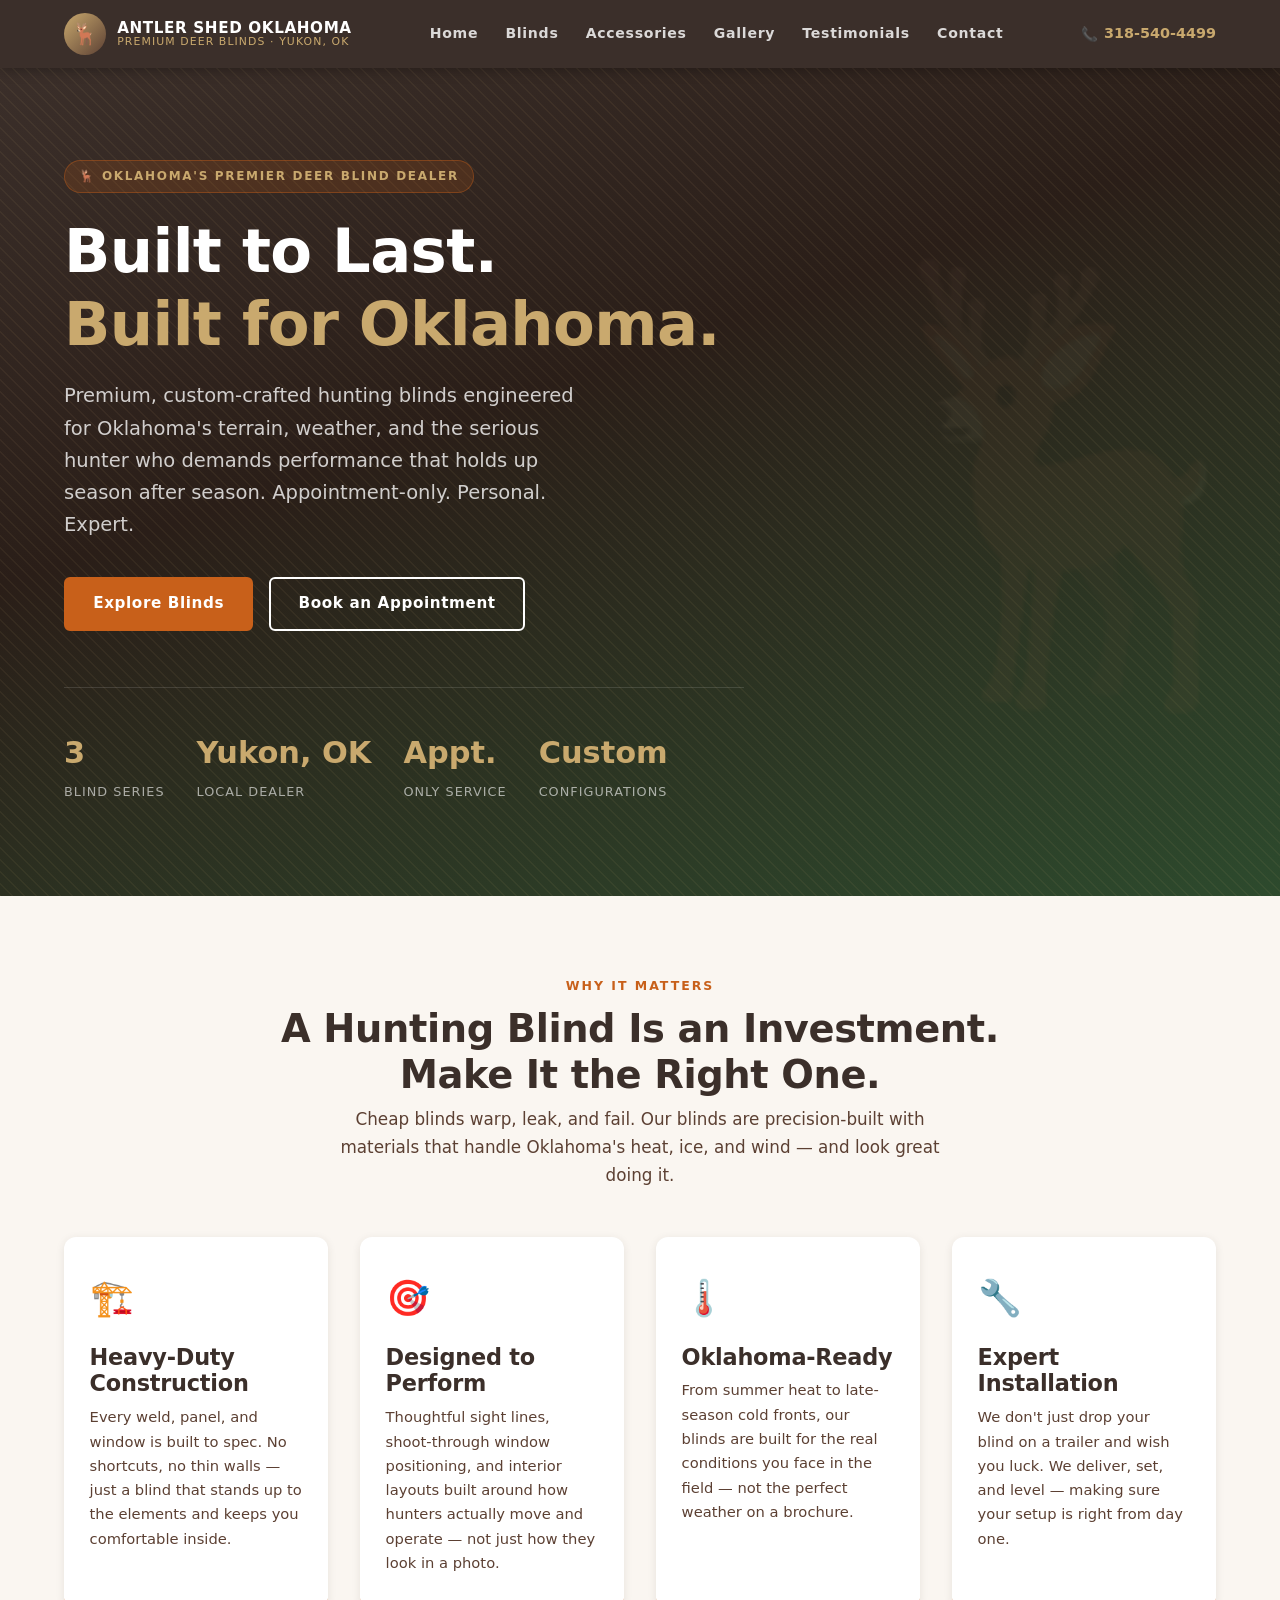
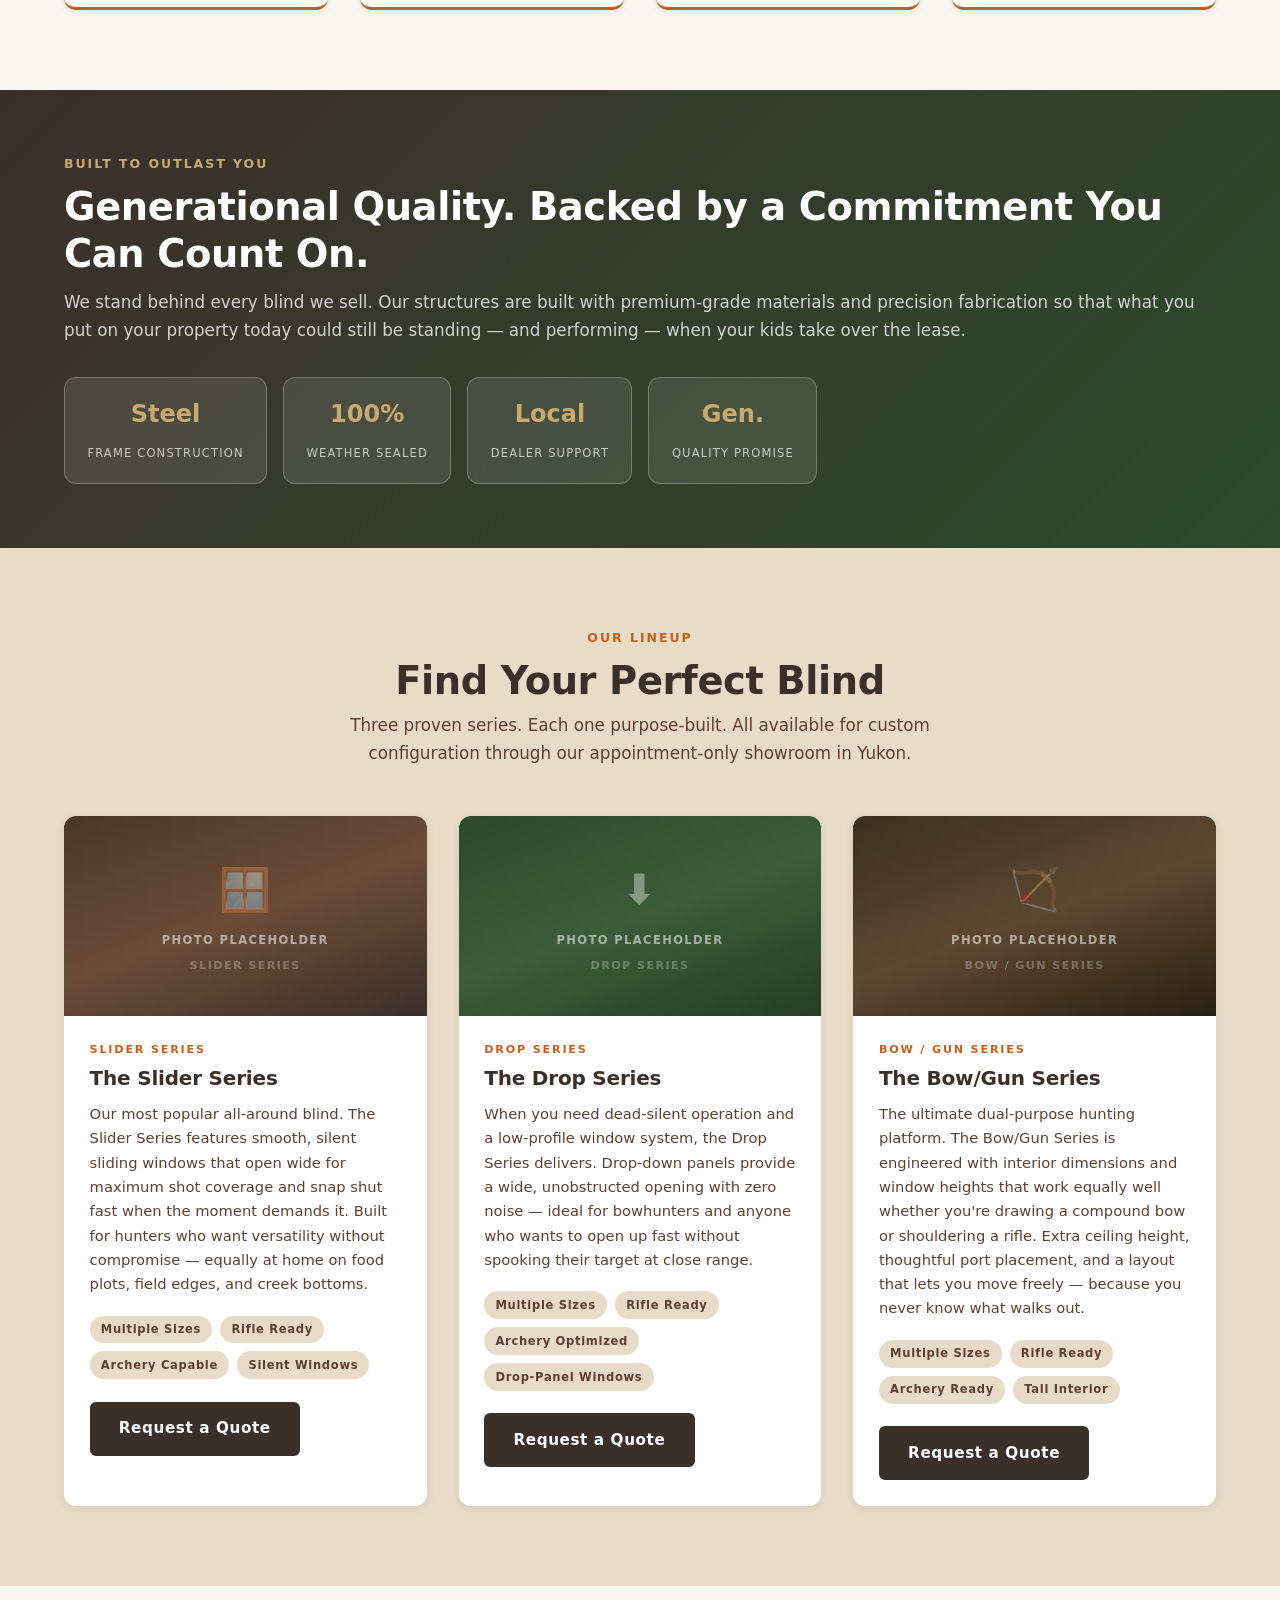
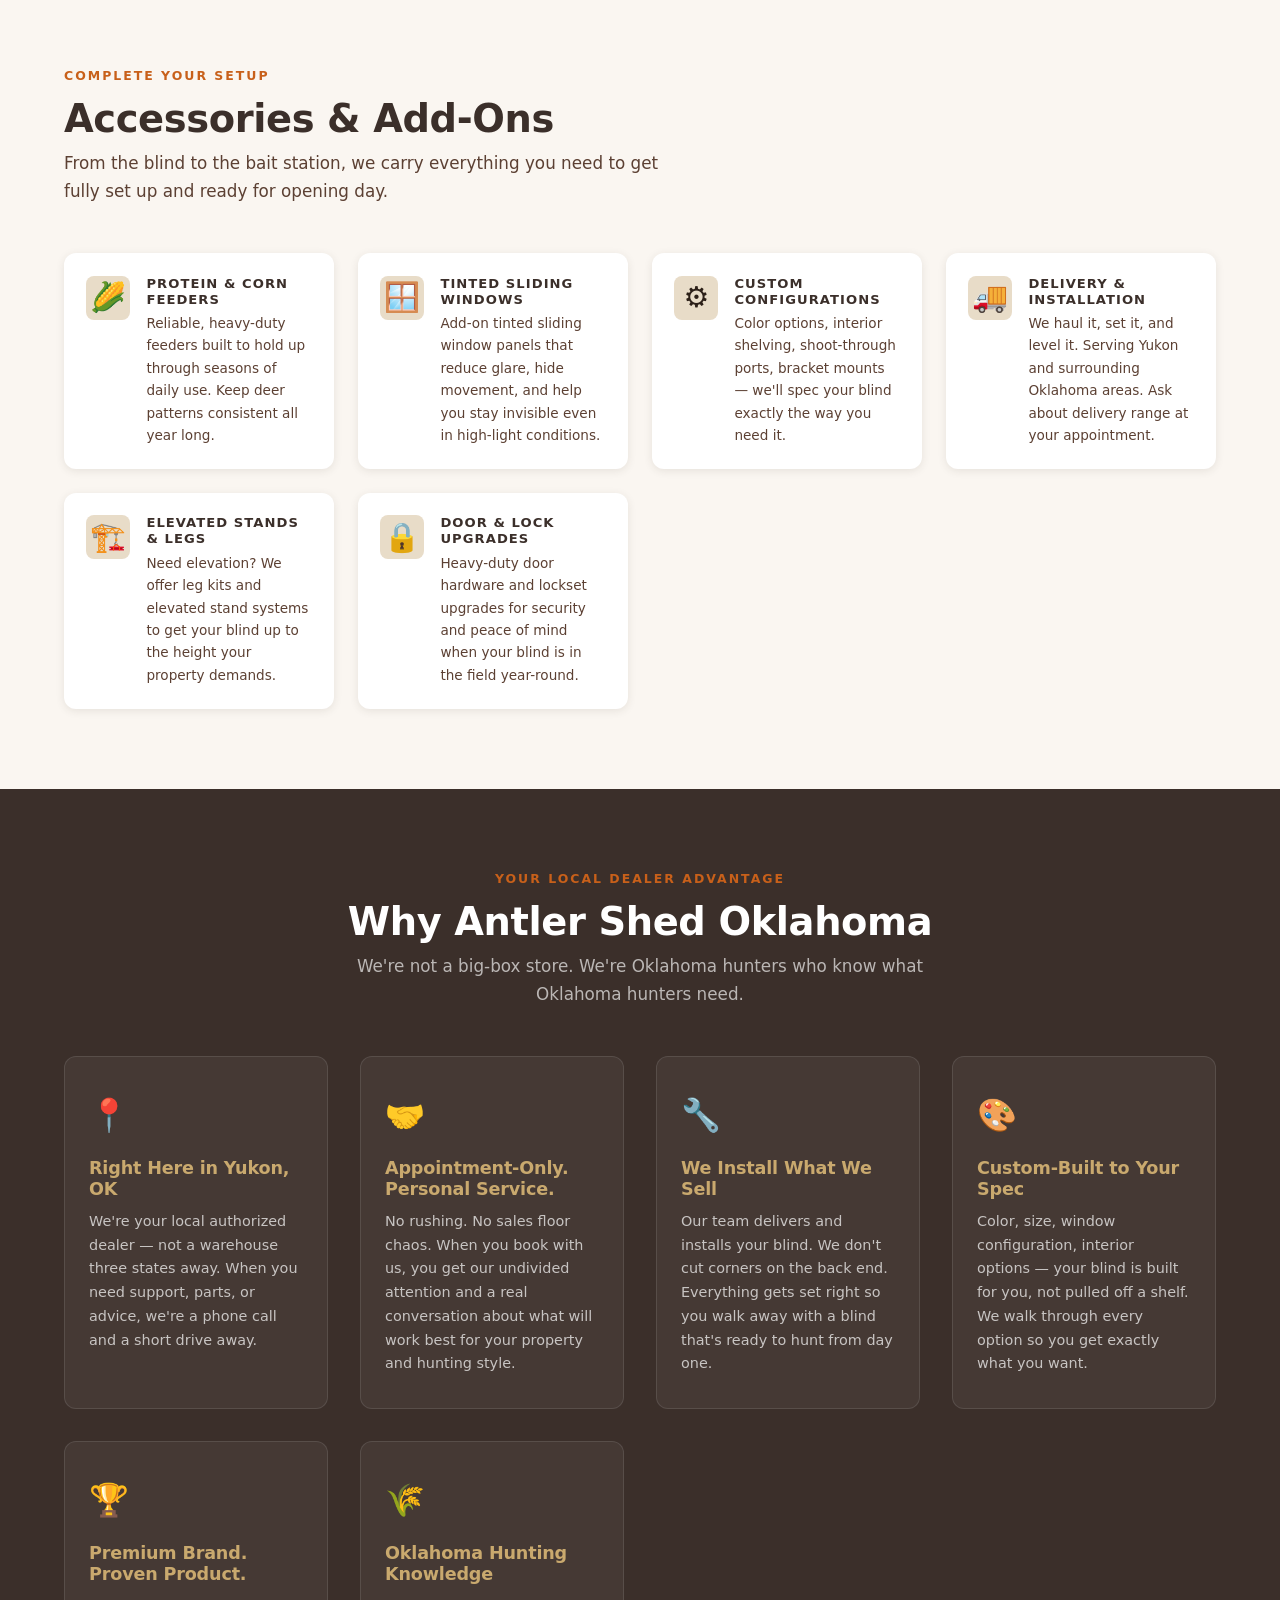
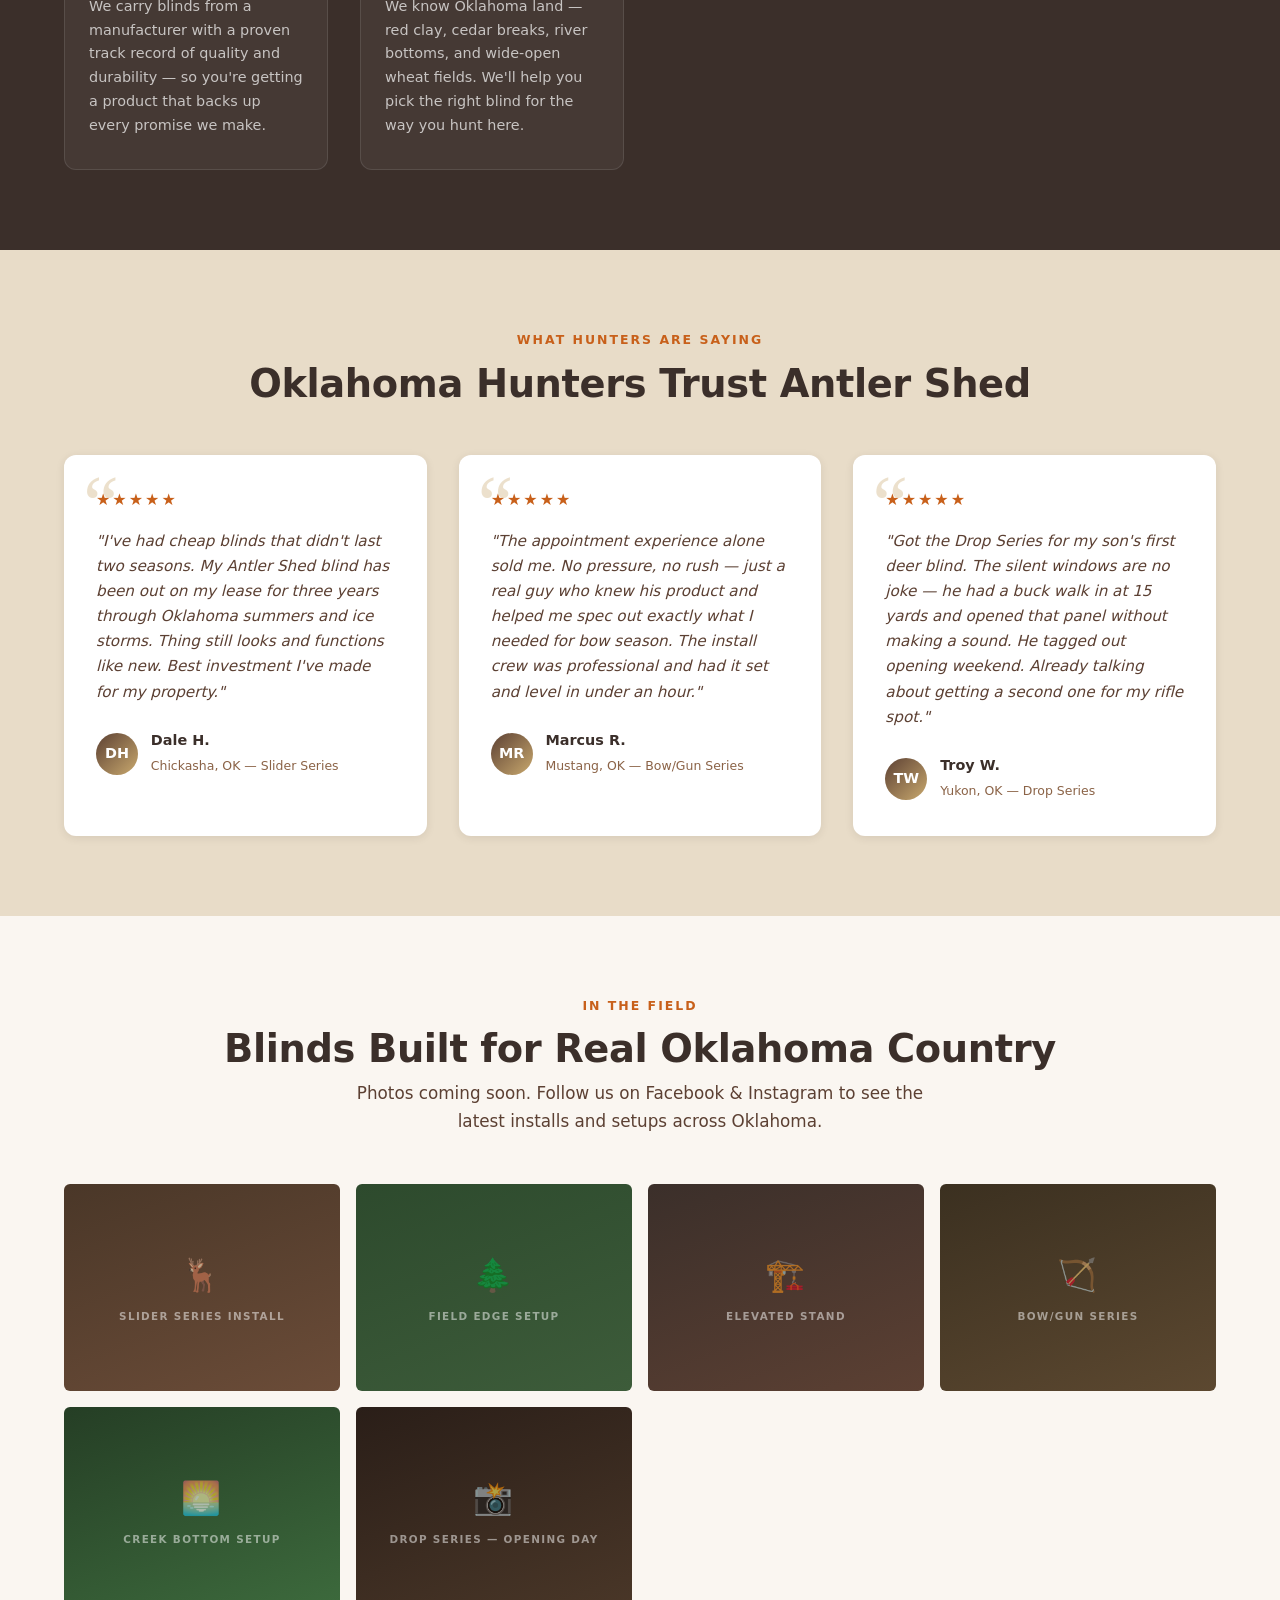
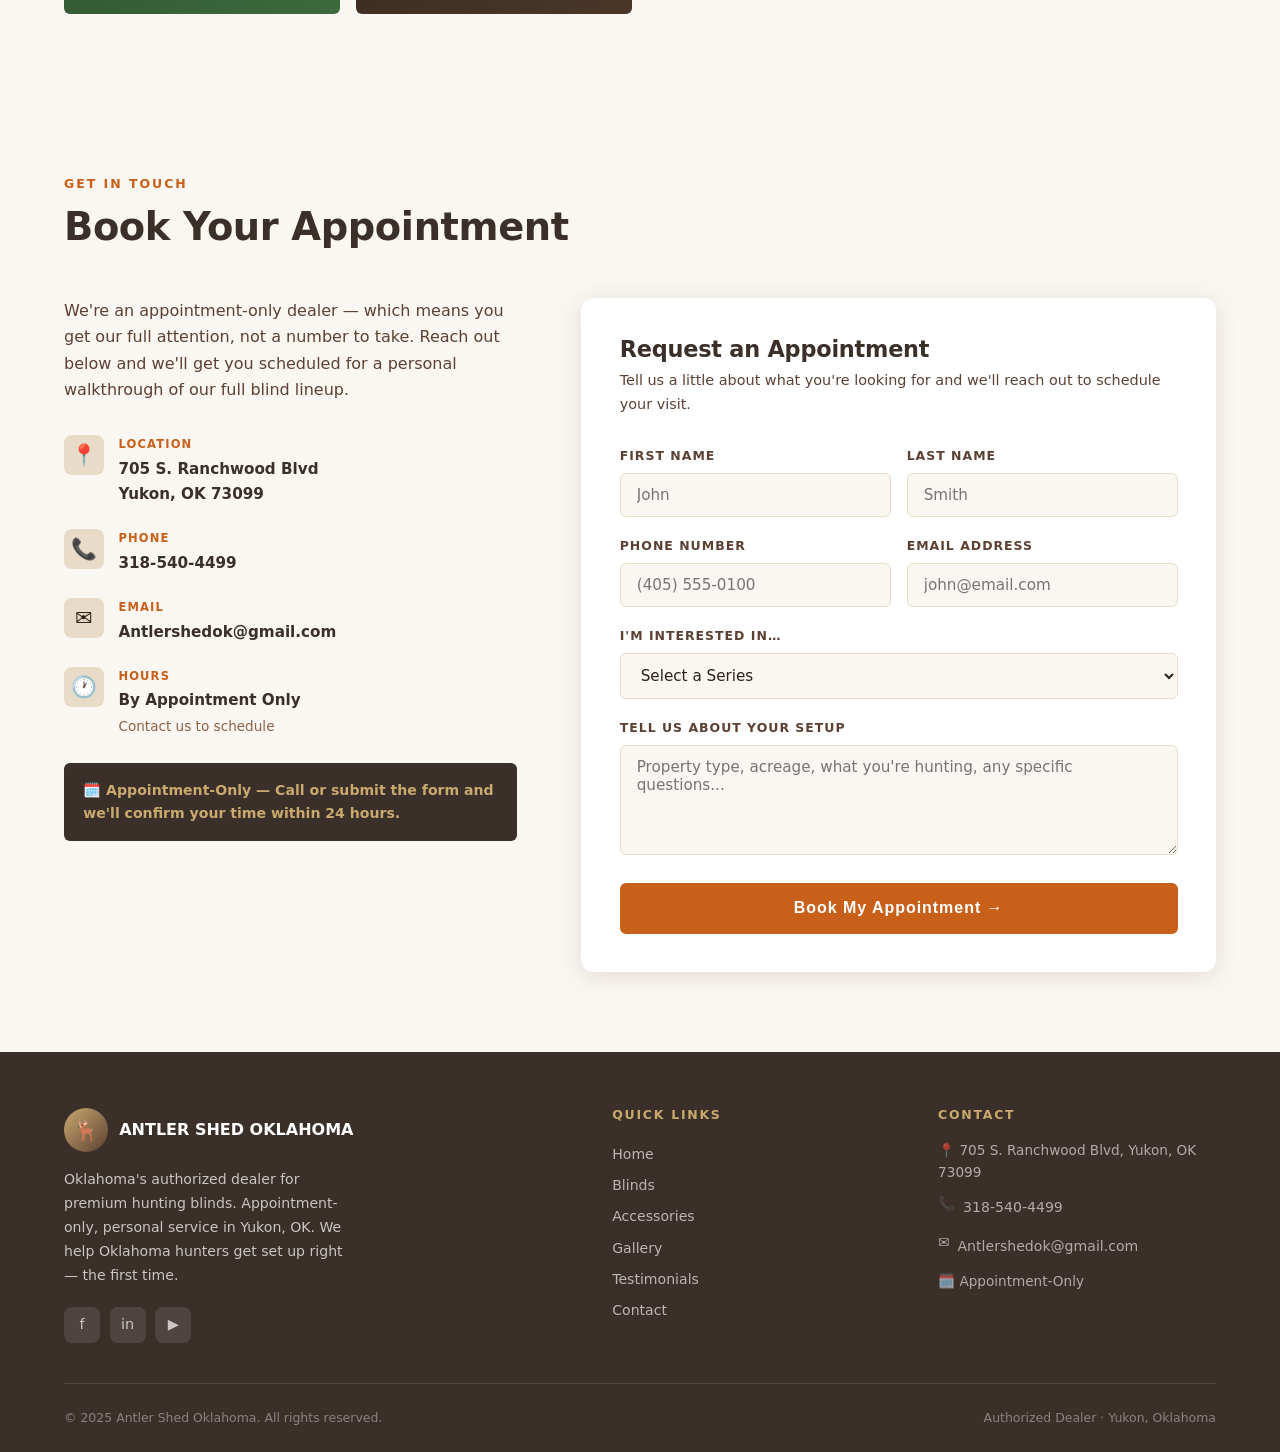
<file: antlershed_landing_v2.html>
<!DOCTYPE html>
<html lang="en">
<!--
  FILE: antlershed_landing_v2.html
  BRAND: Antler Shed Oklahoma (5R Ecosystem — external dealer client page)
  BUILT BY: Dev Callahan, WebBuilderBot
  VERSION: 2
  ASSUMPTIONS:
    - No external images available; CSS gradient/solid blocks used as photo placeholders
    - Phone: 318-540-4499 | Email: Antlershedok@gmail.com
    - Address: 705 S. Ranchwood Blvd, Yukon, OK 73099
    - Appointment-only dealer
    - Blind series names: Slider Series, Drop Series, Bow/Gun Series
    - All copy is original, written to match rugged-premium tone
    - Social links are placeholder hrefs (#)
    - Form action="#" (static; backend wiring = Gabriel Silva handoff)
-->
<head>
<meta charset="UTF-8"/>
<meta name="viewport" content="width=device-width,initial-scale=1.0"/>
<title>Antler Shed Oklahoma | Premium Deer Blinds | Yukon, OK</title>
<meta name="description" content="Antler Shed Oklahoma — premium, custom-built deer blinds in Yukon, OK. Appointment-only dealer serving Oklahoma hunters. Slider, Drop, and Bow/Gun Series available."/>
<style>
/* ===================== RESET & BASE ===================== */
*,*::before,*::after{box-sizing:border-box;margin:0;padding:0}
html{scroll-behavior:smooth;font-size:16px}
body{font-family:'Segoe UI',system-ui,-apple-system,sans-serif;background:#faf6f1;color:#2c2018;line-height:1.65}
img{max-width:100%;display:block}
a{color:inherit;text-decoration:none}
ul{list-style:none}

/* ===================== TOKENS ===================== */
:root{
  --brown-deep:#3b2f2a;
  --brown-mid:#5c4033;
  --brown-light:#8b6347;
  --tan:#c9a96e;
  --khaki:#e8dcc8;
  --cream:#faf6f1;
  --green-hunter:#2d4a2d;
  --green-light:#3d6b3d;
  --orange-accent:#c8601a;
  --orange-light:#e07830;
  --white:#ffffff;
  --text-dark:#2c2018;
  --text-mid:#5c4033;
  --text-light:#8b6347;
  --shadow:0 4px 24px rgba(59,47,42,0.13);
  --shadow-sm:0 2px 8px rgba(59,47,42,0.10);
  --radius:6px;
  --radius-lg:12px;
  --transition:0.25s ease;
}

/* ===================== TYPOGRAPHY ===================== */
h1,h2,h3,h4{font-weight:700;line-height:1.2;letter-spacing:-0.01em}
h1{font-size:clamp(2.2rem,5vw,3.8rem)}
h2{font-size:clamp(1.6rem,3.5vw,2.4rem)}
h3{font-size:clamp(1.1rem,2.5vw,1.4rem)}
h4{font-size:1rem;letter-spacing:0.08em;text-transform:uppercase}
p{margin-bottom:1rem}
p:last-child{margin-bottom:0}
.eyebrow{font-size:0.78rem;font-weight:700;letter-spacing:0.16em;text-transform:uppercase;color:var(--orange-accent);margin-bottom:0.6rem;display:block}
.section-title{color:var(--brown-deep);margin-bottom:0.5rem}
.section-sub{color:var(--text-mid);max-width:600px;font-size:1.05rem}

/* ===================== LAYOUT ===================== */
.container{width:90%;max-width:1160px;margin:0 auto}
section{padding:5rem 0}
.section-header{margin-bottom:3rem}
.section-header.center{text-align:center}
.section-header.center .section-sub{margin:0 auto}

/* ===================== BUTTONS ===================== */
.btn{display:inline-block;padding:0.78rem 1.7rem;border-radius:var(--radius);font-weight:700;font-size:0.95rem;letter-spacing:0.04em;cursor:pointer;transition:var(--transition);border:2px solid transparent}
.btn-primary{background:var(--orange-accent);color:var(--white);border-color:var(--orange-accent)}
.btn-primary:hover{background:var(--orange-light);border-color:var(--orange-light);transform:translateY(-1px)}
.btn-outline{background:transparent;color:var(--white);border-color:var(--white)}
.btn-outline:hover{background:var(--white);color:var(--brown-deep)}
.btn-dark{background:var(--brown-deep);color:var(--white);border-color:var(--brown-deep)}
.btn-dark:hover{background:var(--brown-mid);transform:translateY(-1px)}
.btn-green{background:var(--green-hunter);color:var(--white);border-color:var(--green-hunter)}
.btn-green:hover{background:var(--green-light);transform:translateY(-1px)}

/* ===================== NAV ===================== */
#navbar{position:sticky;top:0;z-index:1000;background:var(--brown-deep);box-shadow:0 2px 12px rgba(0,0,0,0.3)}
.nav-inner{display:flex;align-items:center;justify-content:space-between;height:68px;gap:1rem}
.nav-logo{display:flex;align-items:center;gap:0.7rem;flex-shrink:0}
.nav-logo .logo-mark{width:42px;height:42px;border-radius:50%;background:linear-gradient(135deg,var(--tan),var(--brown-mid));display:flex;align-items:center;justify-content:center;font-size:1.3rem;font-weight:900;color:var(--white)}
.nav-logo .logo-text{display:flex;flex-direction:column;line-height:1.1}
.nav-logo .logo-text strong{font-size:0.95rem;color:var(--white);letter-spacing:0.04em}
.nav-logo .logo-text span{font-size:0.68rem;color:var(--tan);letter-spacing:0.1em;text-transform:uppercase}
.nav-links{display:flex;align-items:center;gap:0.2rem}
.nav-links a{color:rgba(255,255,255,0.82);font-size:0.88rem;font-weight:600;letter-spacing:0.05em;padding:0.4rem 0.75rem;border-radius:4px;transition:var(--transition)}
.nav-links a:hover{color:var(--tan);background:rgba(255,255,255,0.07)}
.nav-phone{color:var(--tan);font-weight:700;font-size:0.9rem;white-space:nowrap;display:flex;align-items:center;gap:0.35rem}
.nav-phone::before{content:'📞';font-size:0.85rem}
.hamburger{display:none;flex-direction:column;gap:5px;cursor:pointer;padding:6px;background:none;border:none}
.hamburger span{width:24px;height:2px;background:var(--white);border-radius:2px;transition:var(--transition)}
.mobile-menu{display:none;flex-direction:column;background:var(--brown-deep);border-top:1px solid rgba(255,255,255,0.1);padding:1rem 0}
.mobile-menu a{color:rgba(255,255,255,0.85);font-size:1rem;font-weight:600;padding:0.75rem 1.5rem;border-bottom:1px solid rgba(255,255,255,0.05);letter-spacing:0.04em}
.mobile-menu a:hover{color:var(--tan);background:rgba(255,255,255,0.05)}
.mobile-menu .mob-phone{padding:1rem 1.5rem;color:var(--tan);font-weight:700}
@media(max-width:820px){
  .nav-links,.nav-phone{display:none}
  .hamburger{display:flex}
}
.mobile-menu.open{display:flex}

/* ===================== HERO ===================== */
#hero{
  position:relative;min-height:92vh;display:flex;align-items:center;
  background:linear-gradient(160deg,var(--brown-deep) 0%,#2a1e18 40%,var(--green-hunter) 100%);
  overflow:hidden;padding:5rem 0;
}
.hero-bg-texture{position:absolute;inset:0;opacity:0.07;background-image:repeating-linear-gradient(45deg,var(--tan) 0,var(--tan) 1px,transparent 0,transparent 50%);background-size:12px 12px}
.hero-antler-deco{position:absolute;right:-60px;top:50%;transform:translateY(-50%);font-size:26rem;opacity:0.04;line-height:1;pointer-events:none;user-select:none;color:var(--tan)}
.hero-content{position:relative;z-index:2;max-width:680px}
.hero-badge{display:inline-flex;align-items:center;gap:0.5rem;background:rgba(200,96,26,0.18);border:1px solid rgba(200,96,26,0.4);color:var(--tan);font-size:0.75rem;font-weight:700;letter-spacing:0.14em;text-transform:uppercase;padding:0.35rem 0.9rem;border-radius:20px;margin-bottom:1.4rem}
.hero-content h1{color:var(--white);margin-bottom:1.2rem}
.hero-content h1 em{color:var(--tan);font-style:normal}
.hero-sub{color:rgba(255,255,255,0.78);font-size:clamp(1rem,2.2vw,1.22rem);margin-bottom:2.2rem;max-width:540px}
.hero-ctas{display:flex;flex-wrap:wrap;gap:1rem}
.hero-stats{display:flex;flex-wrap:wrap;gap:2rem;margin-top:3.5rem;padding-top:2.5rem;border-top:1px solid rgba(255,255,255,0.12)}
.hero-stat strong{display:block;font-size:1.9rem;color:var(--tan);font-weight:800}
.hero-stat span{font-size:0.8rem;color:rgba(255,255,255,0.6);letter-spacing:0.08em;text-transform:uppercase}

/* ===================== VALUE PROP ===================== */
#value{background:var(--cream)}
.value-grid{display:grid;grid-template-columns:repeat(auto-fit,minmax(220px,1fr));gap:2rem}
.value-card{background:var(--white);border-radius:var(--radius-lg);padding:2rem 1.6rem;box-shadow:var(--shadow-sm);border-bottom:3px solid var(--orange-accent);transition:var(--transition)}
.value-card:hover{transform:translateY(-4px);box-shadow:var(--shadow)}
.value-icon{font-size:2.2rem;margin-bottom:1rem}
.value-card h3{color:var(--brown-deep);margin-bottom:0.5rem}
.value-card p{font-size:0.92rem;color:var(--text-mid)}

/* ===================== WARRANTY BANNER ===================== */
#warranty{background:linear-gradient(135deg,var(--brown-deep),var(--green-hunter));padding:4rem 0}
.warranty-inner{display:flex;flex-wrap:wrap;align-items:center;justify-content:space-between;gap:2rem}
.warranty-text{flex:1 1 400px}
.warranty-text h2{color:var(--white);margin-bottom:0.8rem}
.warranty-text p{color:rgba(255,255,255,0.78);font-size:1.05rem}
.warranty-badges{display:flex;flex-wrap:wrap;gap:1rem;flex:0 1 auto}
.w-badge{background:rgba(255,255,255,0.1);border:1px solid rgba(255,255,255,0.25);border-radius:var(--radius-lg);padding:1.1rem 1.4rem;text-align:center;min-width:120px}
.w-badge strong{display:block;font-size:1.5rem;color:var(--tan);margin-bottom:0.25rem}
.w-badge span{font-size:0.72rem;color:rgba(255,255,255,0.7);letter-spacing:0.1em;text-transform:uppercase}

/* ===================== BLINDS LINEUP ===================== */
#blinds{background:var(--khaki)}
.blinds-grid{display:grid;grid-template-columns:repeat(auto-fit,minmax(300px,1fr));gap:2rem}
.blind-card{background:var(--white);border-radius:var(--radius-lg);overflow:hidden;box-shadow:var(--shadow-sm);transition:var(--transition)}
.blind-card:hover{transform:translateY(-5px);box-shadow:var(--shadow)}
.blind-img{height:200px;display:flex;flex-direction:column;align-items:center;justify-content:center;font-size:0.72rem;font-weight:700;letter-spacing:0.12em;text-transform:uppercase;gap:0.4rem}
.blind-img .img-icon{font-size:2.6rem;opacity:0.7}
.blind-img-slider{background:linear-gradient(160deg,#4a3728 0%,#6b4c38 50%,#3b2f2a 100%);color:rgba(255,255,255,0.55)}
.blind-img-drop{background:linear-gradient(160deg,#2d4a2d 0%,#3d5c3a 50%,#253e25 100%);color:rgba(255,255,255,0.55)}
.blind-img-bow{background:linear-gradient(160deg,#3b3020 0%,#5c4830 50%,#2a2015 100%);color:rgba(255,255,255,0.55)}
.blind-body{padding:1.6rem}
.blind-series{font-size:0.7rem;font-weight:800;letter-spacing:0.16em;text-transform:uppercase;color:var(--orange-accent);margin-bottom:0.4rem}
.blind-body h3{color:var(--brown-deep);margin-bottom:0.75rem;font-size:1.25rem}
.blind-body p{color:var(--text-mid);font-size:0.92rem;margin-bottom:1.2rem}
.blind-specs{display:flex;flex-wrap:wrap;gap:0.5rem;margin-bottom:1.4rem}
.spec-tag{background:var(--khaki);color:var(--brown-mid);font-size:0.72rem;font-weight:700;padding:0.28rem 0.7rem;border-radius:20px;letter-spacing:0.06em}

/* ===================== ACCESSORIES ===================== */
#accessories{background:var(--cream)}
.acc-grid{display:grid;grid-template-columns:repeat(auto-fit,minmax(230px,1fr));gap:1.5rem}
.acc-item{display:flex;align-items:flex-start;gap:1rem;background:var(--white);border-radius:var(--radius-lg);padding:1.4rem;box-shadow:var(--shadow-sm)}
.acc-icon{font-size:1.8rem;flex-shrink:0;width:44px;height:44px;background:var(--khaki);border-radius:8px;display:flex;align-items:center;justify-content:center}
.acc-text h4{font-size:0.82rem;color:var(--brown-deep);margin-bottom:0.3rem}
.acc-text p{font-size:0.85rem;color:var(--text-mid);margin:0}

/* ===================== WHY ANTLER SHED ===================== */
#why{background:var(--brown-deep)}
.why-grid{display:grid;grid-template-columns:repeat(auto-fit,minmax(240px,1fr));gap:2rem}
.why-card{padding:2rem 1.5rem;border-radius:var(--radius-lg);background:rgba(255,255,255,0.05);border:1px solid rgba(255,255,255,0.1);transition:var(--transition)}
.why-card:hover{background:rgba(255,255,255,0.09);border-color:var(--tan)}
.why-icon{font-size:2rem;margin-bottom:1rem}
.why-card h3{color:var(--tan);margin-bottom:0.6rem;font-size:1.1rem}
.why-card p{color:rgba(255,255,255,0.7);font-size:0.9rem}

/* ===================== TESTIMONIALS ===================== */
#testimonials{background:var(--khaki)}
.testi-grid{display:grid;grid-template-columns:repeat(auto-fit,minmax(280px,1fr));gap:2rem}
.testi-card{background:var(--white);border-radius:var(--radius-lg);padding:2rem;box-shadow:var(--shadow-sm);position:relative}
.testi-card::before{content:'\201C';font-size:5rem;line-height:1;color:var(--tan);opacity:0.35;position:absolute;top:0.6rem;left:1.2rem;font-family:Georgia,serif}
.testi-stars{color:var(--orange-accent);font-size:1rem;margin-bottom:1rem;letter-spacing:2px}
.testi-body{color:var(--text-mid);font-size:0.95rem;margin-bottom:1.5rem;font-style:italic;position:relative;z-index:1}
.testi-author{display:flex;align-items:center;gap:0.8rem}
.testi-avatar{width:42px;height:42px;border-radius:50%;background:linear-gradient(135deg,var(--brown-mid),var(--tan));display:flex;align-items:center;justify-content:center;font-weight:800;color:var(--white);font-size:0.9rem;flex-shrink:0}
.testi-info strong{display:block;font-size:0.9rem;color:var(--brown-deep)}
.testi-info span{font-size:0.78rem;color:var(--text-light)}

/* ===================== GALLERY ===================== */
#gallery{background:var(--cream)}
.gallery-grid{display:grid;grid-template-columns:repeat(auto-fill,minmax(240px,1fr));gap:1rem}
.gallery-item{border-radius:var(--radius);overflow:hidden;aspect-ratio:4/3;display:flex;flex-direction:column;align-items:center;justify-content:center;font-size:0.7rem;font-weight:700;letter-spacing:0.12em;text-transform:uppercase;gap:0.4rem;cursor:pointer;transition:var(--transition)}
.gallery-item:hover{opacity:0.85;transform:scale(1.02)}
.gallery-item .g-icon{font-size:2rem;opacity:0.6}
.g1{background:linear-gradient(160deg,#4a3728,#6b4c38)}
.g2{background:linear-gradient(160deg,#2d4a2d,#3d5c3a)}
.g3{background:linear-gradient(160deg,#3b2f2a,#5c4033)}
.g4{background:linear-gradient(160deg,#3b3020,#5c4830)}
.g5{background:linear-gradient(160deg,#253e25,#3d6b3d)}
.g6{background:linear-gradient(160deg,#2a1e18,#4a3728)}
.gallery-caption{color:rgba(255,255,255,0.5);text-align:center;font-size:0.65rem}

/* ===================== CONTACT ===================== */
#contact{background:var(--cream)}
.contact-wrap{display:grid;grid-template-columns:1fr 1.4fr;gap:4rem;align-items:start}
.contact-info{}
.contact-info h2{color:var(--brown-deep);margin-bottom:1rem}
.contact-info>p{color:var(--text-mid);margin-bottom:2rem}
.contact-detail{display:flex;align-items:flex-start;gap:0.9rem;margin-bottom:1.4rem}
.c-icon{font-size:1.3rem;width:40px;height:40px;background:var(--khaki);border-radius:8px;display:flex;align-items:center;justify-content:center;flex-shrink:0}
.c-label{font-size:0.72rem;font-weight:700;letter-spacing:0.1em;text-transform:uppercase;color:var(--orange-accent);margin-bottom:0.15rem}
.c-val{font-size:0.95rem;color:var(--brown-deep);font-weight:600}
.c-val a{color:var(--brown-deep)}
.c-val a:hover{color:var(--orange-accent)}
.appt-note{background:var(--brown-deep);color:var(--tan);border-radius:var(--radius);padding:1rem 1.2rem;font-size:0.88rem;font-weight:600;margin-top:1.5rem;display:flex;align-items:center;gap:0.6rem}
/* FORM */
.contact-form{background:var(--white);border-radius:var(--radius-lg);padding:2.4rem;box-shadow:var(--shadow)}
.contact-form h3{color:var(--brown-deep);margin-bottom:0.4rem}
.contact-form>p{color:var(--text-mid);font-size:0.9rem;margin-bottom:1.8rem}
.form-row{display:grid;grid-template-columns:1fr 1fr;gap:1rem}
.form-group{margin-bottom:1.2rem}
.form-group label{display:block;font-size:0.78rem;font-weight:700;letter-spacing:0.08em;text-transform:uppercase;color:var(--brown-mid);margin-bottom:0.4rem}
.form-group input,
.form-group select,
.form-group textarea{width:100%;padding:0.75rem 1rem;border:1.5px solid var(--khaki);border-radius:var(--radius);background:var(--cream);color:var(--text-dark);font-size:0.95rem;font-family:inherit;transition:var(--transition)}
.form-group input:focus,
.form-group select:focus,
.form-group textarea:focus{outline:none;border-color:var(--brown-light);background:var(--white)}
.form-group textarea{resize:vertical;min-height:110px}
.form-submit{width:100%;padding:0.9rem;font-size:1rem;font-weight:800;letter-spacing:0.06em}

/* ===================== FOOTER ===================== */
footer{background:var(--brown-deep);color:rgba(255,255,255,0.72);padding:3.5rem 0 1.5rem}
.footer-grid{display:grid;grid-template-columns:1.8fr 1fr 1fr;gap:3rem;margin-bottom:2.5rem}
.footer-brand .logo-area{display:flex;align-items:center;gap:0.7rem;margin-bottom:1rem}
.footer-brand .logo-area .f-logo-mark{width:44px;height:44px;border-radius:50%;background:linear-gradient(135deg,var(--tan),var(--brown-mid));display:flex;align-items:center;justify-content:center;font-size:1.3rem;font-weight:900;color:var(--white)}
.footer-brand .logo-area strong{color:var(--white);font-size:1rem}
.footer-brand p{font-size:0.88rem;line-height:1.7;max-width:280px}
.footer-brand .social-row{display:flex;gap:0.6rem;margin-top:1.2rem}
.soc-btn{width:36px;height:36px;border-radius:8px;background:rgba(255,255,255,0.1);display:flex;align-items:center;justify-content:center;font-size:0.9rem;transition:var(--transition);color:rgba(255,255,255,0.7)}
.soc-btn:hover{background:var(--orange-accent);color:var(--white)}
.footer-col h4{font-size:0.78rem;letter-spacing:0.14em;text-transform:uppercase;color:var(--tan);margin-bottom:1rem}
.footer-col a{display:block;font-size:0.88rem;color:rgba(255,255,255,0.65);padding:0.25rem 0;transition:var(--transition)}
.footer-col a:hover{color:var(--tan)}
.footer-col .f-detail{font-size:0.85rem;color:rgba(255,255,255,0.6);margin-bottom:0.5rem;display:flex;align-items:flex-start;gap:0.5rem}
.footer-bottom{border-top:1px solid rgba(255,255,255,0.1);padding-top:1.5rem;display:flex;flex-wrap:wrap;justify-content:space-between;align-items:center;gap:0.5rem;font-size:0.78rem;color:rgba(255,255,255,0.4)}
.footer-bottom a{color:rgba(255,255,255,0.5)}

/* ===================== RESPONSIVE ===================== */
@media(max-width:960px){
  .contact-wrap{grid-template-columns:1fr;gap:2.5rem}
  .footer-grid{grid-template-columns:1fr 1fr}
}
@media(max-width:680px){
  section{padding:3.5rem 0}
  .hero-stats{gap:1.5rem}
  .form-row{grid-template-columns:1fr}
  .footer-grid{grid-template-columns:1fr}
  .warranty-inner{flex-direction:column}
  .warranty-badges{justify-content:center}
}
@media(max-width:400px){
  h1{font-size:1.9rem}
}
</style>
</head>
<body>

<!-- ===== NAV ===== -->
<nav id="navbar">
  <div class="container">
    <div class="nav-inner">
      <a href="#" class="nav-logo">
        <div class="logo-mark">🦌</div>
        <div class="logo-text">
          <strong>ANTLER SHED OKLAHOMA</strong>
          <span>Premium Deer Blinds · Yukon, OK</span>
        </div>
      </a>
      <div class="nav-links">
        <a href="#">Home</a>
        <a href="#blinds">Blinds</a>
        <a href="#accessories">Accessories</a>
        <a href="#gallery">Gallery</a>
        <a href="#testimonials">Testimonials</a>
        <a href="#contact">Contact</a>
      </div>
      <a href="tel:3185404499" class="nav-phone">318-540-4499</a>
      <button class="hamburger" id="hamburgerBtn" aria-label="Open menu">
        <span></span><span></span><span></span>
      </button>
    </div>
  </div>
  <div class="mobile-menu" id="mobileMenu">
    <a href="#">Home</a>
    <a href="#blinds">Blinds</a>
    <a href="#accessories">Accessories</a>
    <a href="#gallery">Gallery</a>
    <a href="#testimonials">Testimonials</a>
    <a href="#contact">Contact</a>
    <div class="mob-phone">📞 318-540-4499</div>
  </div>
</nav>

<!-- ===== HERO ===== -->
<section id="hero">
  <div class="hero-bg-texture"></div>
  <div class="hero-antler-deco">🦌</div>
  <div class="container">
    <div class="hero-content">
      <div class="hero-badge">🦌 Oklahoma's Premier Deer Blind Dealer</div>
      <h1>Built to Last.<br/><em>Built for Oklahoma.</em></h1>
      <p class="hero-sub">
        Premium, custom-crafted hunting blinds engineered for Oklahoma's terrain,
        weather, and the serious hunter who demands performance that holds up
        season after season. Appointment-only. Personal. Expert.
      </p>
      <div class="hero-ctas">
        <a href="#blinds" class="btn btn-primary">Explore Blinds</a>
        <a href="#contact" class="btn btn-outline">Book an Appointment</a>
      </div>
      <div class="hero-stats">
        <div class="hero-stat"><strong>3</strong><span>Blind Series</span></div>
        <div class="hero-stat"><strong>Yukon, OK</strong><span>Local Dealer</span></div>
        <div class="hero-stat"><strong>Appt.</strong><span>Only Service</span></div>
        <div class="hero-stat"><strong>Custom</strong><span>Configurations</span></div>
      </div>
    </div>
  </div>
</section>

<!-- ===== VALUE PROP ===== -->
<section id="value">
  <div class="container">
    <div class="section-header center">
      <span class="eyebrow">Why It Matters</span>
      <h2 class="section-title">A Hunting Blind Is an Investment.<br/>Make It the Right One.</h2>
      <p class="section-sub">Cheap blinds warp, leak, and fail. Our blinds are precision-built with materials that handle Oklahoma's heat, ice, and wind — and look great doing it.</p>
    </div>
    <div class="value-grid">
      <div class="value-card">
        <div class="value-icon">🏗️</div>
        <h3>Heavy-Duty Construction</h3>
        <p>Every weld, panel, and window is built to spec. No shortcuts, no thin walls — just a blind that stands up to the elements and keeps you comfortable inside.</p>
      </div>
      <div class="value-card">
        <div class="value-icon">🎯</div>
        <h3>Designed to Perform</h3>
        <p>Thoughtful sight lines, shoot-through window positioning, and interior layouts built around how hunters actually move and operate — not just how they look in a photo.</p>
      </div>
      <div class="value-card">
        <div class="value-icon">🌡️</div>
        <h3>Oklahoma-Ready</h3>
        <p>From summer heat to late-season cold fronts, our blinds are built for the real conditions you face in the field — not the perfect weather on a brochure.</p>
      </div>
      <div class="value-card">
        <div class="value-icon">🔧</div>
        <h3>Expert Installation</h3>
        <p>We don't just drop your blind on a trailer and wish you luck. We deliver, set, and level — making sure your setup is right from day one.</p>
      </div>
    </div>
  </div>
</section>

<!-- ===== WARRANTY BANNER ===== -->
<section id="warranty">
  <div class="container">
    <div class="warranty-inner">
      <div class="warranty-text">
        <span class="eyebrow" style="color:var(--tan)">Built to Outlast You</span>
        <h2>Generational Quality. Backed by a Commitment You Can Count On.</h2>
        <p>We stand behind every blind we sell. Our structures are built with premium-grade materials and precision fabrication so that what you put on your property today could still be standing — and performing — when your kids take over the lease.</p>
      </div>
      <div class="warranty-badges">
        <div class="w-badge"><strong>Steel</strong><span>Frame Construction</span></div>
        <div class="w-badge"><strong>100%</strong><span>Weather Sealed</span></div>
        <div class="w-badge"><strong>Local</strong><span>Dealer Support</span></div>
        <div class="w-badge"><strong>Gen.</strong><span>Quality Promise</span></div>
      </div>
    </div>
  </div>
</section>

<!-- ===== BLIND LINEUP ===== -->
<section id="blinds">
  <div class="container">
    <div class="section-header center">
      <span class="eyebrow">Our Lineup</span>
      <h2 class="section-title">Find Your Perfect Blind</h2>
      <p class="section-sub">Three proven series. Each one purpose-built. All available for custom configuration through our appointment-only showroom in Yukon.</p>
    </div>
    <div class="blinds-grid">

      <!-- SLIDER SERIES -->
      <div class="blind-card">
        <div class="blind-img blind-img-slider">
          <div class="img-icon">🪟</div>
          <div>Photo Placeholder</div>
          <div class="img-icon" style="font-size:0.7rem;opacity:0.5">Slider Series</div>
        </div>
        <div class="blind-body">
          <div class="blind-series">Slider Series</div>
          <h3>The Slider Series</h3>
          <p>Our most popular all-around blind. The Slider Series features smooth, silent sliding windows that open wide for maximum shot coverage and snap shut fast when the moment demands it. Built for hunters who want versatility without compromise — equally at home on food plots, field edges, and creek bottoms.</p>
          <div class="blind-specs">
            <span class="spec-tag">Multiple Sizes</span>
            <span class="spec-tag">Rifle Ready</span>
            <span class="spec-tag">Archery Capable</span>
            <span class="spec-tag">Silent Windows</span>
          </div>
          <a href="#contact" class="btn btn-dark">Request a Quote</a>
        </div>
      </div>

      <!-- DROP SERIES -->
      <div class="blind-card">
        <div class="blind-img blind-img-drop">
          <div class="img-icon">⬇️</div>
          <div>Photo Placeholder</div>
          <div class="img-icon" style="font-size:0.7rem;opacity:0.5">Drop Series</div>
        </div>
        <div class="blind-body">
          <div class="blind-series">Drop Series</div>
          <h3>The Drop Series</h3>
          <p>When you need dead-silent operation and a low-profile window system, the Drop Series delivers. Drop-down panels provide a wide, unobstructed opening with zero noise — ideal for bowhunters and anyone who wants to open up fast without spooking their target at close range.</p>
          <div class="blind-specs">
            <span class="spec-tag">Multiple Sizes</span>
            <span class="spec-tag">Rifle Ready</span>
            <span class="spec-tag">Archery Optimized</span>
            <span class="spec-tag">Drop-Panel Windows</span>
          </div>
          <a href="#contact" class="btn btn-dark">Request a Quote</a>
        </div>
      </div>

      <!-- BOW/GUN SERIES -->
      <div class="blind-card">
        <div class="blind-img blind-img-bow">
          <div class="img-icon">🏹</div>
          <div>Photo Placeholder</div>
          <div class="img-icon" style="font-size:0.7rem;opacity:0.5">Bow / Gun Series</div>
        </div>
        <div class="blind-body">
          <div class="blind-series">Bow / Gun Series</div>
          <h3>The Bow/Gun Series</h3>
          <p>The ultimate dual-purpose hunting platform. The Bow/Gun Series is engineered with interior dimensions and window heights that work equally well whether you're drawing a compound bow or shouldering a rifle. Extra ceiling height, thoughtful port placement, and a layout that lets you move freely — because you never know what walks out.</p>
          <div class="blind-specs">
            <span class="spec-tag">Multiple Sizes</span>
            <span class="spec-tag">Rifle Ready</span>
            <span class="spec-tag">Archery Ready</span>
            <span class="spec-tag">Tall Interior</span>
          </div>
          <a href="#contact" class="btn btn-dark">Request a Quote</a>
        </div>
      </div>

    </div>
  </div>
</section>

<!-- ===== ACCESSORIES ===== -->
<section id="accessories">
  <div class="container">
    <div class="section-header">
      <span class="eyebrow">Complete Your Setup</span>
      <h2 class="section-title">Accessories & Add-Ons</h2>
      <p class="section-sub">From the blind to the bait station, we carry everything you need to get fully set up and ready for opening day.</p>
    </div>
    <div class="acc-grid">
      <div class="acc-item">
        <div class="acc-icon">🌽</div>
        <div class="acc-text">
          <h4>Protein & Corn Feeders</h4>
          <p>Reliable, heavy-duty feeders built to hold up through seasons of daily use. Keep deer patterns consistent all year long.</p>
        </div>
      </div>
      <div class="acc-item">
        <div class="acc-icon">🪟</div>
        <div class="acc-text">
          <h4>Tinted Sliding Windows</h4>
          <p>Add-on tinted sliding window panels that reduce glare, hide movement, and help you stay invisible even in high-light conditions.</p>
        </div>
      </div>
      <div class="acc-item">
        <div class="acc-icon">⚙️</div>
        <div class="acc-text">
          <h4>Custom Configurations</h4>
          <p>Color options, interior shelving, shoot-through ports, bracket mounts — we'll spec your blind exactly the way you need it.</p>
        </div>
      </div>
      <div class="acc-item">
        <div class="acc-icon">🚚</div>
        <div class="acc-text">
          <h4>Delivery & Installation</h4>
          <p>We haul it, set it, and level it. Serving Yukon and surrounding Oklahoma areas. Ask about delivery range at your appointment.</p>
        </div>
      </div>
      <div class="acc-item">
        <div class="acc-icon">🏗️</div>
        <div class="acc-text">
          <h4>Elevated Stands & Legs</h4>
          <p>Need elevation? We offer leg kits and elevated stand systems to get your blind up to the height your property demands.</p>
        </div>
      </div>
      <div class="acc-item">
        <div class="acc-icon">🔒</div>
        <div class="acc-text">
          <h4>Door & Lock Upgrades</h4>
          <p>Heavy-duty door hardware and lockset upgrades for security and peace of mind when your blind is in the field year-round.</p>
        </div>
      </div>
    </div>
  </div>
</section>

<!-- ===== WHY ANTLER SHED OK ===== -->
<section id="why">
  <div class="container">
    <div class="section-header center" style="color:var(--white)">
      <span class="eyebrow">Your Local Dealer Advantage</span>
      <h2 style="color:var(--white);margin-bottom:0.5rem">Why Antler Shed Oklahoma</h2>
      <p class="section-sub" style="color:rgba(255,255,255,0.65);margin:0 auto">We're not a big-box store. We're Oklahoma hunters who know what Oklahoma hunters need.</p>
    </div>
    <div class="why-grid">
      <div class="why-card">
        <div class="why-icon">📍</div>
        <h3>Right Here in Yukon, OK</h3>
        <p>We're your local authorized dealer — not a warehouse three states away. When you need support, parts, or advice, we're a phone call and a short drive away.</p>
      </div>
      <div class="why-card">
        <div class="why-icon">🤝</div>
        <h3>Appointment-Only. Personal Service.</h3>
        <p>No rushing. No sales floor chaos. When you book with us, you get our undivided attention and a real conversation about what will work best for your property and hunting style.</p>
      </div>
      <div class="why-card">
        <div class="why-icon">🔧</div>
        <h3>We Install What We Sell</h3>
        <p>Our team delivers and installs your blind. We don't cut corners on the back end. Everything gets set right so you walk away with a blind that's ready to hunt from day one.</p>
      </div>
      <div class="why-card">
        <div class="why-icon">🎨</div>
        <h3>Custom-Built to Your Spec</h3>
        <p>Color, size, window configuration, interior options — your blind is built for you, not pulled off a shelf. We walk through every option so you get exactly what you want.</p>
      </div>
      <div class="why-card">
        <div class="why-icon">🏆</div>
        <h3>Premium Brand. Proven Product.</h3>
        <p>We carry blinds from a manufacturer with a proven track record of quality and durability — so you're getting a product that backs up every promise we make.</p>
      </div>
      <div class="why-card">
        <div class="why-icon">🌾</div>
        <h3>Oklahoma Hunting Knowledge</h3>
        <p>We know Oklahoma land — red clay, cedar breaks, river bottoms, and wide-open wheat fields. We'll help you pick the right blind for the way you hunt here.</p>
      </div>
    </div>
  </div>
</section>

<!-- ===== TESTIMONIALS ===== -->
<section id="testimonials">
  <div class="container">
    <div class="section-header center">
      <span class="eyebrow">What Hunters Are Saying</span>
      <h2 class="section-title">Oklahoma Hunters Trust Antler Shed</h2>
    </div>
    <div class="testi-grid">
      <div class="testi-card">
        <div class="testi-stars">★★★★★</div>
        <p class="testi-body">"I've had cheap blinds that didn't last two seasons. My Antler Shed blind has been out on my lease for three years through Oklahoma summers and ice storms. Thing still looks and functions like new. Best investment I've made for my property."</p>
        <div class="testi-author">
          <div class="testi-avatar">DH</div>
          <div class="testi-info">
            <strong>Dale H.</strong>
            <span>Chickasha, OK — Slider Series</span>
          </div>
        </div>
      </div>
      <div class="testi-card">
        <div class="testi-stars">★★★★★</div>
        <p class="testi-body">"The appointment experience alone sold me. No pressure, no rush — just a real guy who knew his product and helped me spec out exactly what I needed for bow season. The install crew was professional and had it set and level in under an hour."</p>
        <div class="testi-author">
          <div class="testi-avatar">MR</div>
          <div class="testi-info">
            <strong>Marcus R.</strong>
            <span>Mustang, OK — Bow/Gun Series</span>
          </div>
        </div>
      </div>
      <div class="testi-card">
        <div class="testi-stars">★★★★★</div>
        <p class="testi-body">"Got the Drop Series for my son's first deer blind. The silent windows are no joke — he had a buck walk in at 15 yards and opened that panel without making a sound. He tagged out opening weekend. Already talking about getting a second one for my rifle spot."</p>
        <div class="testi-author">
          <div class="testi-avatar">TW</div>
          <div class="testi-info">
            <strong>Troy W.</strong>
            <span>Yukon, OK — Drop Series</span>
          </div>
        </div>
      </div>
    </div>
  </div>
</section>

<!-- ===== GALLERY ===== -->
<section id="gallery">
  <div class="container">
    <div class="section-header center">
      <span class="eyebrow">In the Field</span>
      <h2 class="section-title">Blinds Built for Real Oklahoma Country</h2>
      <p class="section-sub">Photos coming soon. Follow us on Facebook &amp; Instagram to see the latest installs and setups across Oklahoma.</p>
    </div>
    <div class="gallery-grid">
      <div class="gallery-item g1"><div class="g-icon">🦌</div><div class="gallery-caption">Slider Series Install</div></div>
      <div class="gallery-item g2"><div class="g-icon">🌲</div><div class="gallery-caption">Field Edge Setup</div></div>
      <div class="gallery-item g3"><div class="g-icon">🏗️</div><div class="gallery-caption">Elevated Stand</div></div>
      <div class="gallery-item g4"><div class="g-icon">🏹</div><div class="gallery-caption">Bow/Gun Series</div></div>
      <div class="gallery-item g5"><div class="g-icon">🌅</div><div class="gallery-caption">Creek Bottom Setup</div></div>
      <div class="gallery-item g6"><div class="g-icon">📸</div><div class="gallery-caption">Drop Series — Opening Day</div></div>
    </div>
  </div>
</section>

<!-- ===== CONTACT ===== -->
<section id="contact">
  <div class="container">
    <div class="section-header">
      <span class="eyebrow">Get in Touch</span>
      <h2 class="section-title">Book Your Appointment</h2>
    </div>
    <div class="contact-wrap">
      <div class="contact-info">
        <p>We're an appointment-only dealer — which means you get our full attention, not a number to take. Reach out below and we'll get you scheduled for a personal walkthrough of our full blind lineup.</p>

        <div class="contact-detail">
          <div class="c-icon">📍</div>
          <div>
            <div class="c-label">Location</div>
            <div class="c-val">705 S. Ranchwood Blvd<br/>Yukon, OK 73099</div>
          </div>
        </div>
        <div class="contact-detail">
          <div class="c-icon">📞</div>
          <div>
            <div class="c-label">Phone</div>
            <div class="c-val"><a href="tel:3185404499">318-540-4499</a></div>
          </div>
        </div>
        <div class="contact-detail">
          <div class="c-icon">✉️</div>
          <div>
            <div class="c-label">Email</div>
            <div class="c-val"><a href="mailto:Antlershedok@gmail.com">Antlershedok@gmail.com</a></div>
          </div>
        </div>
        <div class="contact-detail">
          <div class="c-icon">🕐</div>
          <div>
            <div class="c-label">Hours</div>
            <div class="c-val">By Appointment Only<br/><span style="font-size:0.85rem;font-weight:400;color:var(--text-light)">Contact us to schedule</span></div>
          </div>
        </div>

        <div class="appt-note">
          🗓️ Appointment-Only — Call or submit the form and we'll confirm your time within 24 hours.
        </div>
      </div>

      <div class="contact-form">
        <h3>Request an Appointment</h3>
        <p>Tell us a little about what you're looking for and we'll reach out to schedule your visit.</p>
        <form action="#" method="POST">
          <div class="form-row">
            <div class="form-group">
              <label for="fname">First Name</label>
              <input type="text" id="fname" name="first_name" placeholder="John" required/>
            </div>
            <div class="form-group">
              <label for="lname">Last Name</label>
              <input type="text" id="lname" name="last_name" placeholder="Smith" required/>
            </div>
          </div>
          <div class="form-row">
            <div class="form-group">
              <label for="phone">Phone Number</label>
              <input type="tel" id="phone" name="phone" placeholder="(405) 555-0100" required/>
            </div>
            <div class="form-group">
              <label for="email">Email Address</label>
              <input type="email" id="email" name="email" placeholder="john@email.com"/>
            </div>
          </div>
          <div class="form-group">
            <label for="interest">I'm Interested In…</label>
            <select id="interest" name="interest">
              <option value="">Select a Series</option>
              <option value="slider">Slider Series</option>
              <option value="drop">Drop Series</option>
              <option value="bow-gun">Bow/Gun Series</option>
              <option value="accessories">Accessories / Feeders</option>
              <option value="general">General Questions</option>
            </select>
          </div>
          <div class="form-group">
            <label for="message">Tell Us About Your Setup</label>
            <textarea id="message" name="message" placeholder="Property type, acreage, what you're hunting, any specific questions..."></textarea>
          </div>
          <button type="submit" class="btn btn-primary form-submit">Book My Appointment →</button>
        </form>
      </div>
    </div>
  </div>
</section>

<!-- ===== FOOTER ===== -->
<footer>
  <div class="container">
    <div class="footer-grid">
      <div class="footer-brand">
        <div class="logo-area">
          <div class="f-logo-mark">🦌</div>
          <strong>ANTLER SHED OKLAHOMA</strong>
        </div>
        <p>Oklahoma's authorized dealer for premium hunting blinds. Appointment-only, personal service in Yukon, OK. We help Oklahoma hunters get set up right — the first time.</p>
        <div class="social-row">
          <a href="#" class="soc-btn" aria-label="Facebook">f</a>
          <a href="#" class="soc-btn" aria-label="Instagram">in</a>
          <a href="#" class="soc-btn" aria-label="YouTube">▶</a>
        </div>
      </div>
      <div class="footer-col">
        <h4>Quick Links</h4>
        <a href="#">Home</a>
        <a href="#blinds">Blinds</a>
        <a href="#accessories">Accessories</a>
        <a href="#gallery">Gallery</a>
        <a href="#testimonials">Testimonials</a>
        <a href="#contact">Contact</a>
      </div>
      <div class="footer-col">
        <h4>Contact</h4>
        <div class="f-detail">📍 705 S. Ranchwood Blvd, Yukon, OK 73099</div>
        <div class="f-detail">📞 <a href="tel:3185404499" style="color:rgba(255,255,255,0.6)">318-540-4499</a></div>
        <div class="f-detail">✉️ <a href="mailto:Antlershedok@gmail.com" style="color:rgba(255,255,255,0.6)">Antlershedok@gmail.com</a></div>
        <div class="f-detail" style="margin-top:0.5rem">🗓️ Appointment-Only</div>
      </div>
    </div>
    <div class="footer-bottom">
      <span>© 2025 Antler Shed Oklahoma. All rights reserved.</span>
      <span>Authorized Dealer · Yukon, Oklahoma</span>
    </div>
  </div>
</footer>

<script>
(function(){
  var btn=document.getElementById('hamburgerBtn');
  var menu=document.getElementById('mobileMenu');
  if(btn&&menu){
    btn.addEventListener('click',function(){
      menu.classList.toggle('open');
    });
    menu.querySelectorAll('a').forEach(function(link){
      link.addEventListener('click',function(){menu.classList.remove('open');});
    });
  }
})();
</script>

</body>
</html>
</file>
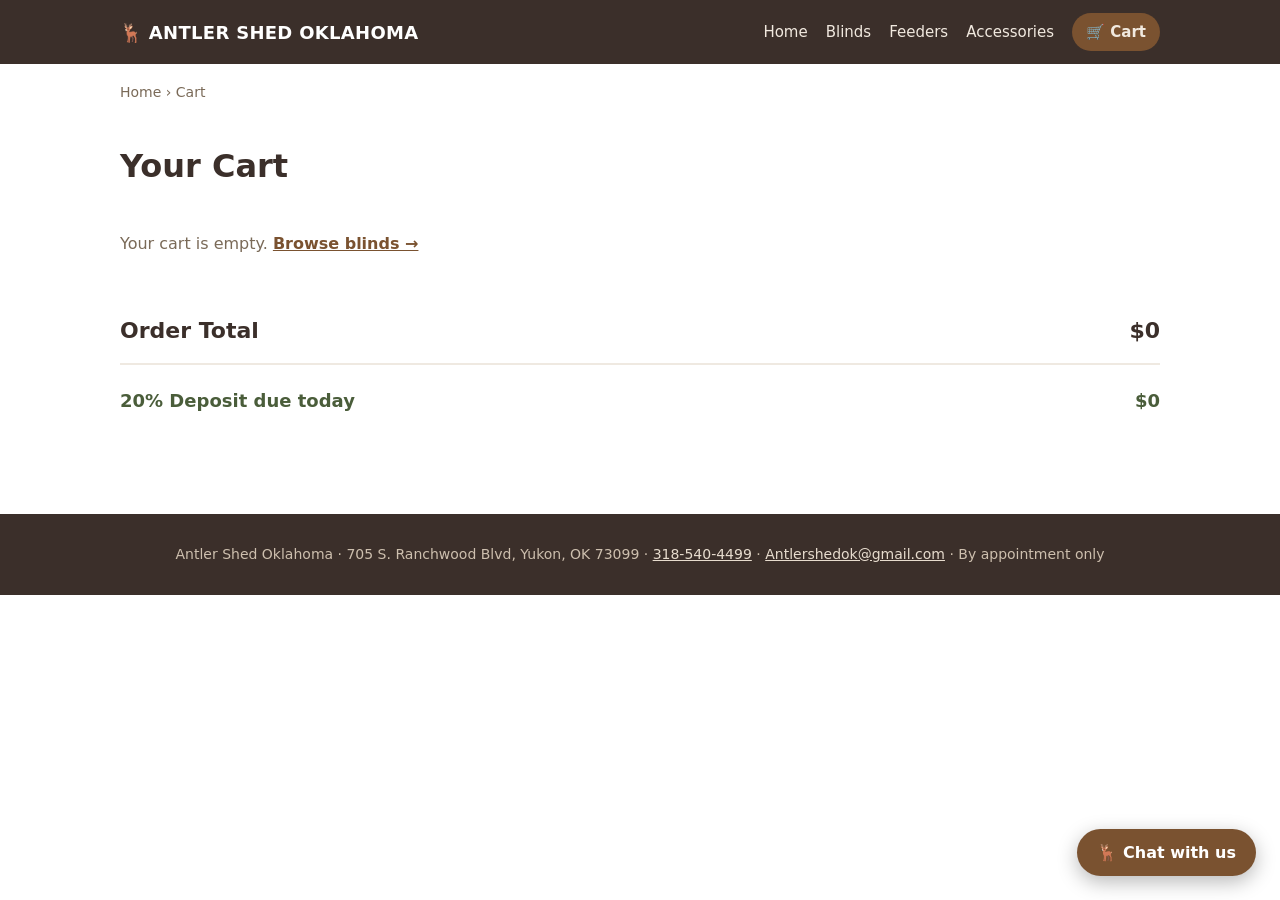
<file: cart.html>
<!DOCTYPE html>
<html lang="en">
<head>
<meta charset="UTF-8">
<meta name="viewport" content="width=device-width, initial-scale=1.0">
<title>Your Cart — Antler Shed Oklahoma</title>
<link rel="stylesheet" href="store.css">
</head>
<body>
<nav class="nav"><div class="wrap">
  <a href="index.html" class="brand">🦌 ANTLER SHED OKLAHOMA</a>
  <div class="links">
    <a href="index.html">Home</a>
    <a href="product.html?cat=blinds">Blinds</a>
    <a href="product.html?series=feeders">Feeders</a>
    <a href="product.html?series=accessories">Accessories</a>
    <a href="cart.html" class="cart-link">🛒 Cart <span class="cart-badge">0</span></a>
  </div>
</div></nav>

<main class="wrap" id="cart-main" style="min-height:50vh">
  <div class="crumbs"><a href="index.html">Home</a> › Cart</div>
  <h1 style="color:#3b2f2a">Your Cart</h1>

  <div id="cart-items"></div>
  <div class="cart-summary"><span>Order Total</span><span id="cart-total">$0</span></div>
  <div class="cart-summary" style="font-size:18px;color:#4a5d3a;border-top:2px solid #efe9e1;margin-top:-6px"><span>20% Deposit due today</span><span id="cart-deposit">$0</span></div>

  <div id="quote-wrap" class="quote-box">
    <h3>Reserve Your Build</h3>
    <p>Pay a <strong>20% deposit</strong> to lock in your blind, then pick a pickup time on the next step. The remaining balance, plus delivery &amp; installation, is quoted separately for your location.</p>
    <form id="quote-form">
      <input name="name" placeholder="Your name" required>
      <input name="phone" placeholder="Phone" required>
      <input name="email" type="email" placeholder="Email" required>
      <textarea name="notes" rows="3" placeholder="Anything else? (location, timeline, custom requests)"></textarea>
      <button type="submit" class="btn-primary">Reserve with 20% Deposit →</button>
    </form>
    <p style="text-align:center;margin:12px 0 0;font-size:13px;color:#7a6a58">🔒 Secure checkout by Stripe · prefer to talk first? Call 318-540-4499</p>
  </div>
</main>

<footer><div class="wrap">
  Antler Shed Oklahoma · 705 S. Ranchwood Blvd, Yukon, OK 73099 · <a href="tel:3185404499">318-540-4499</a> · <a href="mailto:Antlershedok@gmail.com">Antlershedok@gmail.com</a> · By appointment only
</div></footer>

<script src="catalog.js?v=2"></script>
<script src="cart.js?v=2"></script>
<script src="chat-widget.js"></script>
</body>
</html>
</file>
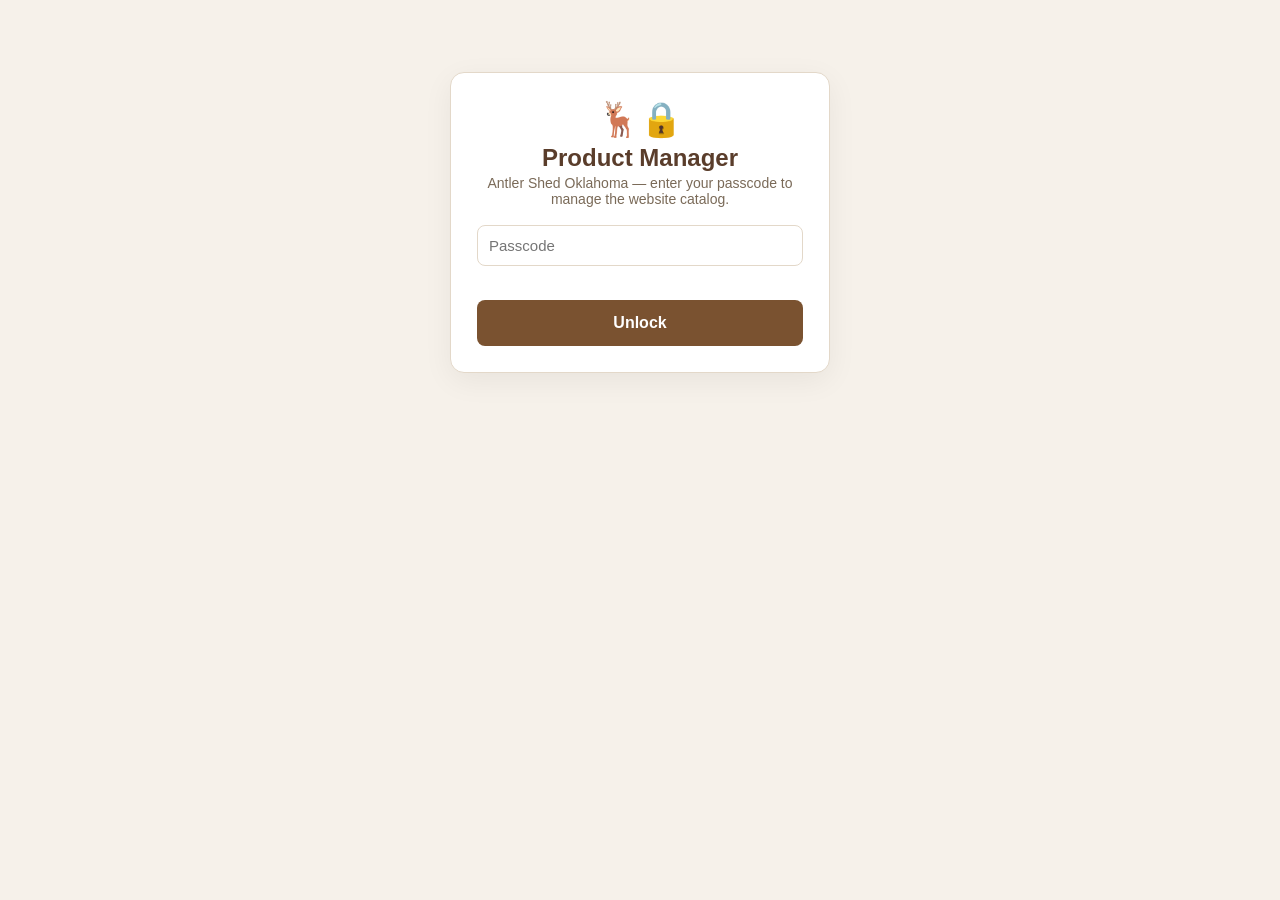
<file: manage.html>
<!DOCTYPE html>
<html lang="en">
<head>
<meta charset="UTF-8">
<meta name="viewport" content="width=device-width, initial-scale=1.0">
<title>Antler Shed — Product Manager</title>
<style>
  :root{ --brown:#5a3d2b; --tan:#7a5230; --bg:#f6f1ea; --line:#e3d8c9; --ok:#2e7d32; --red:#b3261e; }
  *{box-sizing:border-box}
  body{margin:0;font-family:-apple-system,Segoe UI,Roboto,Arial,sans-serif;background:var(--bg);color:#2b2018}
  header{background:var(--brown);color:#fff;padding:14px 18px;display:flex;align-items:center;justify-content:space-between;flex-wrap:wrap;gap:8px}
  header h1{font-size:18px;margin:0}
  header .who{font-size:12px;opacity:.85}
  .wrap{max-width:920px;margin:0 auto;padding:18px}
  .btn{border:0;border-radius:8px;padding:10px 16px;font-size:15px;font-weight:600;cursor:pointer}
  .btn-primary{background:var(--tan);color:#fff}
  .btn-ghost{background:#fff;color:var(--tan);border:1px solid var(--line)}
  .btn-red{background:#fff;color:var(--red);border:1px solid #e7c9c6}
  .btn-lg{padding:14px 20px;font-size:16px;width:100%}
  /* gate */
  #gate{max-width:380px;margin:8vh auto;background:#fff;border:1px solid var(--line);border-radius:14px;padding:26px;text-align:center;box-shadow:0 8px 30px rgba(0,0,0,.06)}
  #gate h2{margin:.2em 0 .1em;color:var(--brown)}
  #gate p{color:#7a6a58;font-size:14px;margin:.2em 0 18px}
  input,select,textarea{width:100%;padding:11px;border:1px solid var(--line);border-radius:8px;font-size:15px;background:#fff;font-family:inherit}
  label{display:block;text-align:left;font-size:13px;font-weight:600;color:#5a4a38;margin:12px 0 4px}
  .gate-err{color:var(--red);font-size:13px;min-height:18px;margin-top:10px}
  /* list */
  .series-block{margin:0 0 26px}
  .series-head{display:flex;align-items:center;justify-content:space-between;margin:0 0 8px}
  .series-head h3{margin:0;color:var(--brown);font-size:17px;text-transform:capitalize}
  .card{background:#fff;border:1px solid var(--line);border-radius:10px;padding:10px 12px;display:flex;align-items:center;gap:12px;margin-bottom:8px}
  .card img{width:54px;height:54px;object-fit:cover;border-radius:7px;background:#eee;flex:0 0 auto}
  .card .ph{width:54px;height:54px;border-radius:7px;background:#efe7db;display:flex;align-items:center;justify-content:center;color:#b7a78f;font-size:11px;flex:0 0 auto}
  .card .info{flex:1;min-width:0}
  .card .info b{display:block;font-size:15px}
  .card .info span{display:block;font-size:12px;color:#7a6a58;white-space:nowrap;overflow:hidden;text-overflow:ellipsis}
  .card .price{font-weight:700;color:var(--brown);white-space:nowrap}
  .card.off{opacity:.5}
  .card .acts{display:flex;gap:6px}
  .card .acts .btn{padding:7px 11px;font-size:13px}
  .muted{color:#9a8a78;font-size:13px}
  /* modal */
  #modal{position:fixed;inset:0;background:rgba(30,22,15,.55);display:none;align-items:flex-start;justify-content:center;padding:18px;overflow:auto;z-index:50}
  #modal.open{display:flex}
  .sheet{background:#fff;border-radius:14px;max-width:480px;width:100%;padding:22px;margin:24px 0}
  .sheet h3{margin:0 0 4px;color:var(--brown)}
  .row2{display:flex;gap:10px}.row2>div{flex:1}
  .chk{display:flex;align-items:center;gap:8px;margin-top:14px}.chk input{width:auto}
  .sheet-acts{display:flex;gap:10px;margin-top:20px}
  .toast{position:fixed;left:50%;bottom:22px;transform:translateX(-50%);background:#2b2018;color:#fff;padding:11px 18px;border-radius:9px;font-size:14px;opacity:0;transition:opacity .2s;pointer-events:none;z-index:80}
  .toast.show{opacity:1}
  .hint{font-size:12px;color:#9a8a78;margin-top:4px}
</style>
</head>
<body>

<!-- PASSCODE GATE -->
<div id="gate">
  <div style="font-size:34px">🦌🔒</div>
  <h2>Product Manager</h2>
  <p>Antler Shed Oklahoma — enter your passcode to manage the website catalog.</p>
  <input id="pass" type="password" placeholder="Passcode" autocomplete="off">
  <div class="gate-err" id="gateErr"></div>
  <button class="btn btn-primary btn-lg" id="gateBtn" style="margin-top:6px">Unlock</button>
</div>

<!-- APP -->
<div id="app" style="display:none">
  <header>
    <div><h1>🦌 Product Manager</h1><div class="who">Antler Shed Oklahoma · changes go live on the website</div></div>
    <button class="btn btn-ghost" id="lockBtn">Lock</button>
  </header>
  <div class="wrap">
    <button class="btn btn-primary btn-lg" id="addBtn" style="margin-bottom:18px">＋ Add a product</button>
    <div id="list"><p class="muted">Loading…</p></div>
    <p class="muted" style="text-align:center;margin-top:26px">After saving, website changes appear within a minute or two. If you don't see them, refresh the website page.</p>
  </div>
</div>

<!-- EDIT MODAL -->
<div id="modal">
  <div class="sheet">
    <h3 id="mTitle">Edit product</h3>
    <p class="muted" id="mSub">Fill in the details, then Save.</p>
    <input type="hidden" id="f_id">
    <label>Category</label>
    <select id="f_series">
      <option value="slider">Blinds — Slider Series</option>
      <option value="drop">Blinds — Drop Series</option>
      <option value="bowgun">Blinds — Bow/Gun Series</option>
      <option value="feeders">Feeders</option>
      <option value="accessories">Accessories</option>
    </select>
    <div class="row2">
      <div><label>Model / ID</label><input id="f_model" placeholder="e.g. F-350G"><div class="hint">Short code, must be unique</div></div>
      <div><label>Price ($)</label><input id="f_price" type="number" min="0" step="1" placeholder="650"></div>
    </div>
    <div class="row2">
      <div><label>Size</label><input id="f_size" placeholder="e.g. 350# or 5×6"></div>
      <div><label>Type / weight</label><input id="f_weight" placeholder="e.g. Gravity Feeder"></div>
    </div>
    <label>Description</label>
    <textarea id="f_note" rows="2" placeholder="Short description shown to customers"></textarea>
    <label>Photo</label>
    <input id="f_image" list="imglist" placeholder="Paste an image link, or pick an existing photo">
    <datalist id="imglist">
      <option value="images/slider.jpg">
      <option value="images/drop.jpg">
      <option value="images/bowgun.jpg">
      <option value="images/legkit-premade.jpg">
      <option value="images/legkit-diy.jpg">
      <option value="images/shedsled.jpg">
      <option value="images/gallery/feeder-1.jpg?v=2">
      <option value="images/gallery/feeder-2.jpg?v=2">
      <option value="images/gallery/feeder-3.jpg?v=2">
      <option value="images/gallery/feeder-5.jpg?v=2">
      <option value="images/gallery/feeder-6.jpg?v=2">
      <option value="images/gallery/feeder-7.jpg?v=2">
      <option value="images/gallery/feeder-8.jpg?v=2">
    </datalist>
    <div id="imgPrev" style="margin-top:8px"></div>
    <div class="row2" style="align-items:flex-end">
      <div><label>Display order</label><input id="f_sort" type="number" step="1" placeholder="0"><div class="hint">Lower shows first</div></div>
      <div class="chk"><input type="checkbox" id="f_active" checked><label style="margin:0">Show on website</label></div>
    </div>
    <div class="sheet-acts">
      <button class="btn btn-ghost" id="mCancel" style="flex:1">Cancel</button>
      <button class="btn btn-primary" id="mSave" style="flex:2">Save</button>
    </div>
  </div>
</div>

<div class="toast" id="toast"></div>

<script>
(function(){
  var EP = "https://tradesuiteai.app.n8n.cloud/webhook/antlershed-admin";
  var SERIES_LABEL = { slider:"Slider Series (Blinds)", drop:"Drop Series (Blinds)", bowgun:"Bow/Gun Series (Blinds)", feeders:"Feeders", accessories:"Accessories" };
  var ORDER = ["slider","drop","bowgun","feeders","accessories"];
  var pass = "";
  var products = [];

  var $ = function(id){ return document.getElementById(id); };
  function money(n){ return "$" + Number(n||0).toLocaleString("en-US"); }
  function esc(s){ return String(s==null?"":s).replace(/&/g,"&amp;").replace(/</g,"&lt;").replace(/>/g,"&gt;").replace(/"/g,"&quot;"); }
  function toast(msg){ var t=$("toast"); t.textContent=msg; t.classList.add("show"); setTimeout(function(){t.classList.remove("show");},2200); }

  function api(payload){
    payload.passcode = pass;
    return fetch(EP, { method:"POST", headers:{ "Content-Type":"text/plain" }, body: JSON.stringify(payload) })
      .then(function(r){ return r.json(); });
  }

  // ---- gate ----
  function tryUnlock(){
    var p = $("pass").value.trim();
    if(!p){ return; }
    pass = p;
    $("gateErr").textContent = "Checking…";
    api({ action:"list" }).then(function(res){
      if(res && res.ok){
        sessionStorage.setItem("as_pass", pass);
        products = res.products || [];
        $("gate").style.display="none"; $("app").style.display="block";
        render();
      } else {
        pass=""; $("gateErr").textContent = (res && res.error) || "Wrong passcode.";
      }
    }).catch(function(){ pass=""; $("gateErr").textContent="Network error — try again."; });
  }
  $("gateBtn").addEventListener("click", tryUnlock);
  $("pass").addEventListener("keydown", function(e){ if(e.key==="Enter") tryUnlock(); });
  $("lockBtn").addEventListener("click", function(){ sessionStorage.removeItem("as_pass"); location.reload(); });

  // auto-unlock if passcode saved this session
  var saved = sessionStorage.getItem("as_pass");
  if(saved){ $("pass").value = saved; tryUnlock(); }

  // ---- list ----
  function refresh(){
    return api({ action:"list" }).then(function(res){ if(res&&res.ok){ products=res.products||[]; render(); } });
  }
  function render(){
    var byS = {}; ORDER.forEach(function(k){ byS[k]=[]; });
    products.forEach(function(p){ (byS[p.series]||(byS[p.series]=[])).push(p); });
    var html = "";
    ORDER.forEach(function(k){
      var arr = byS[k]||[];
      html += '<div class="series-block"><div class="series-head"><h3>'+esc(SERIES_LABEL[k]||k)+' <span class="muted">('+arr.length+')</span></h3>'+
        '<button class="btn btn-ghost" data-add="'+k+'" style="padding:7px 12px;font-size:13px">＋ Add</button></div>';
      if(!arr.length){ html += '<p class="muted" style="margin:0 0 8px">No items yet.</p>'; }
      arr.forEach(function(p){
        var img = p.image ? '<img src="'+esc(p.image)+'" alt="">' : '<div class="ph">no photo</div>';
        html += '<div class="card'+(p.active?'':' off')+'">'+img+
          '<div class="info"><b>'+esc(p.model_id)+(p.active?'':' <span class="muted">(hidden)</span>')+'</b>'+
          '<span>'+esc([p.size,p.weight].filter(Boolean).join(" · "))+(p.note?' — '+esc(p.note):'')+'</span></div>'+
          '<div class="price">'+money(p.price)+'</div>'+
          '<div class="acts"><button class="btn btn-ghost" data-edit="'+p.id+'">Edit</button>'+
          '<button class="btn btn-red" data-del="'+p.id+'">✕</button></div></div>';
      });
      html += '</div>';
    });
    $("list").innerHTML = html;
  }

  // event delegation for list buttons
  $("list").addEventListener("click", function(e){
    var t = e.target.closest("button"); if(!t) return;
    if(t.dataset.add){ openModal(null, t.dataset.add); }
    else if(t.dataset.edit){ openModal(products.filter(function(p){return String(p.id)===t.dataset.edit;})[0]); }
    else if(t.dataset.del){ doDelete(t.dataset.del); }
  });
  $("addBtn").addEventListener("click", function(){ openModal(null, "feeders"); });

  // ---- modal ----
  function openModal(p, presetSeries){
    $("f_id").value   = p ? p.id : "";
    $("f_series").value = p ? p.series : (presetSeries||"feeders");
    $("f_model").value  = p ? (p.model_id||"") : "";
    $("f_price").value  = p ? (p.price||"") : "";
    $("f_size").value   = p ? (p.size||"") : "";
    $("f_weight").value = p ? (p.weight||"") : "";
    $("f_note").value   = p ? (p.note||"") : "";
    $("f_image").value  = p ? (p.image||"") : "";
    $("f_sort").value   = p ? (p.sort||0) : 0;
    $("f_active").checked = p ? !!p.active : true;
    $("mTitle").textContent = p ? "Edit product" : "Add product";
    showPrev();
    $("modal").classList.add("open");
  }
  function closeModal(){ $("modal").classList.remove("open"); }
  $("mCancel").addEventListener("click", closeModal);
  $("modal").addEventListener("click", function(e){ if(e.target===$("modal")) closeModal(); });
  function showPrev(){ var v=$("f_image").value.trim(); $("imgPrev").innerHTML = v ? '<img src="'+esc(v)+'" style="max-height:90px;border-radius:8px;border:1px solid #e3d8c9">' : ''; }
  $("f_image").addEventListener("input", showPrev);

  $("mSave").addEventListener("click", function(){
    var prod = {
      series: $("f_series").value,
      model_id: $("f_model").value.trim(),
      price: $("f_price").value,
      size: $("f_size").value.trim(),
      weight: $("f_weight").value.trim(),
      note: $("f_note").value.trim(),
      image: $("f_image").value.trim(),
      sort: $("f_sort").value,
      active: $("f_active").checked
    };
    if($("f_id").value) prod.id = Number($("f_id").value);
    if(!prod.model_id){ toast("Model / ID is required"); return; }
    $("mSave").textContent="Saving…"; $("mSave").disabled=true;
    api({ action:"save", product: prod }).then(function(res){
      $("mSave").textContent="Save"; $("mSave").disabled=false;
      if(res && res.ok){ closeModal(); toast("Saved ✓"); refresh(); }
      else { toast((res&&res.error)||"Save failed"); }
    }).catch(function(){ $("mSave").textContent="Save"; $("mSave").disabled=false; toast("Network error"); });
  });

  function doDelete(id){
    var p = products.filter(function(x){return String(x.id)===String(id);})[0];
    if(!confirm("Delete "+(p?p.model_id:"this product")+"? This removes it from the website.")) return;
    api({ action:"delete", id: Number(id) }).then(function(res){
      if(res && res.ok){ toast("Deleted"); refresh(); } else { toast((res&&res.error)||"Delete failed"); }
    });
  }
})();
</script>
</body>
</html>
</file>
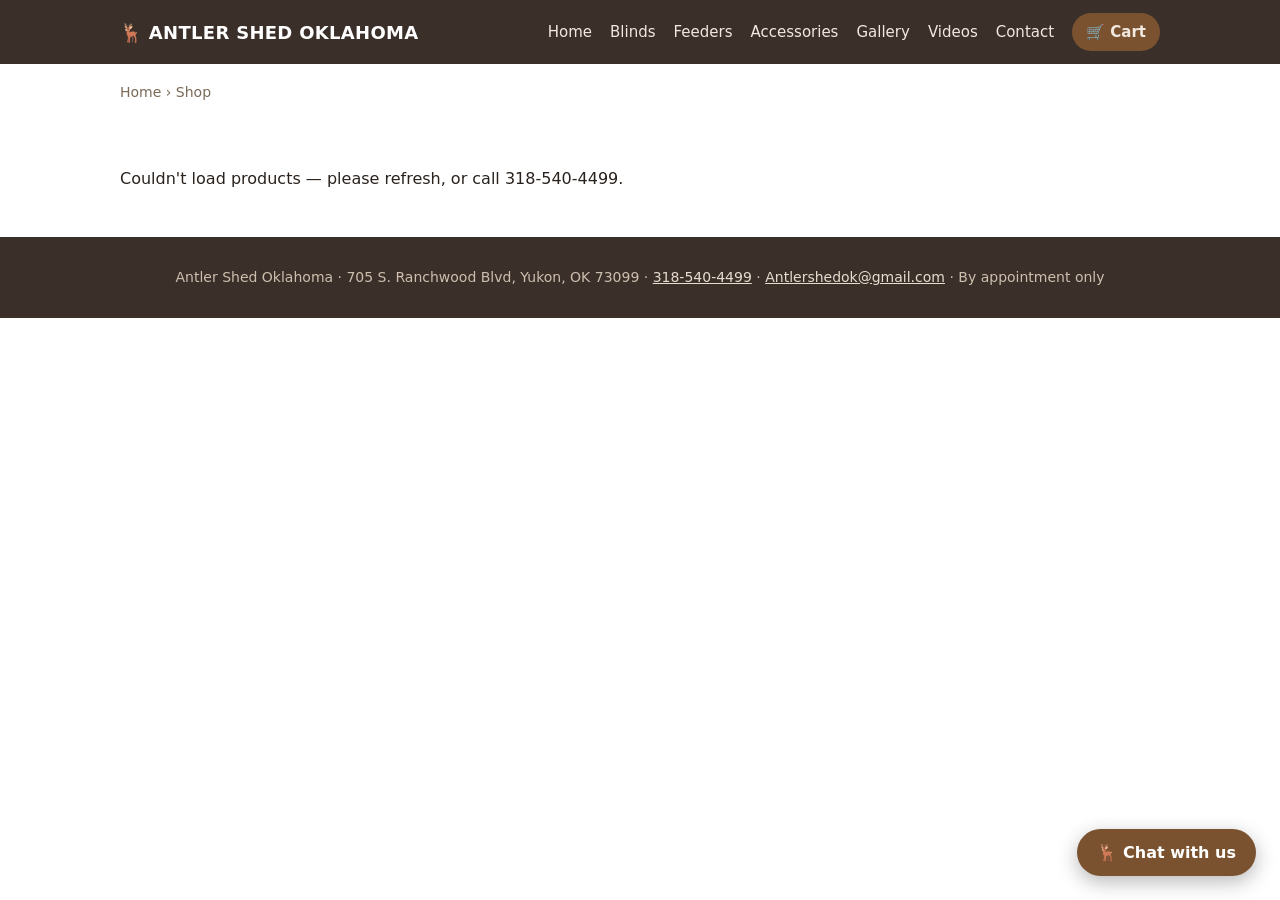
<file: product.html>
<!DOCTYPE html>
<html lang="en">
<head>
<meta charset="UTF-8">
<meta name="viewport" content="width=device-width, initial-scale=1.0">
<title>Antler Shed Oklahoma — Shop</title>
<link rel="stylesheet" href="store.css?v=3">
</head>
<body>
<nav class="nav"><div class="wrap">
  <a href="index.html" class="brand">🦌 ANTLER SHED OKLAHOMA</a>
  <div class="links">
    <a href="index.html">Home</a>
    <a href="product.html?cat=blinds">Blinds</a>
    <a href="product.html?series=feeders">Feeders</a>
    <a href="product.html?series=accessories">Accessories</a>
    <a href="gallery.html">Gallery</a>
    <a href="videos.html">Videos</a>
    <a href="index.html#contact">Contact</a>
    <a href="cart.html" class="cart-link">🛒 Cart <span class="cart-badge">0</span></a>
  </div>
</div></nav>

<main class="wrap" id="prod-root">
  <div class="crumbs"><a href="index.html">Home</a> › <span id="crumb-name">Shop</span></div>
  <div id="prod-body"><p style="padding:30px 0;color:#7a6a58">Loading…</p></div>
</main>

<footer><div class="wrap">
  Antler Shed Oklahoma · 705 S. Ranchwood Blvd, Yukon, OK 73099 · <a href="tel:3185404499">318-540-4499</a> · <a href="mailto:Antlershedok@gmail.com">Antlershedok@gmail.com</a> · By appointment only
</div></footer>

<script>
(function(){
  var SUPA = "https://vbovqprbmuxkwazumndu.supabase.co";
  var PUBKEY = "sb_publishable_OcljyjrO3SLJQxGe6xtNPA_vtkH6FnE";
  var params = new URLSearchParams(location.search);
  var body = document.getElementById("prod-body");
  function money(n){ return "$" + Number(n).toLocaleString("en-US"); }
  function crumb(t){ document.getElementById("crumb-name").textContent = t; }

  // static series info (descriptions); items load from the database
  var SERIES = {
    slider:{ name:"Slider Series", tag:"Horizontal Sliding Windows", image:"images/slider.jpg", blurb:"Smooth, quiet horizontal sliding windows for precise, silent shots — a favorite for bowhunters and rifle hunters alike. Insulated, weather-tight, and built to last for generations.", features:["Horizontal sliding windows","(2) 1×6 shooting shelves","Upper storage shelving","All-steel, powder-coated build"] },
    drop:{ name:"Drop Series", tag:"Vertical Drop Windows", image:"images/drop.jpg", blurb:"Vertical drop-down windows give you a wide, unobstructed field of view and fast, quiet shot setups. Rugged and sealed against Oklahoma weather.", features:["Vertical drop windows","(2) 1×6 shooting shelves","Upper storage shelving","All-steel, powder-coated build"] },
    bowgun:{ name:"Bow/Gun Series", tag:"Combo Bow + Gun Windows", image:"images/bowgun.jpg", blurb:"The do-it-all blind: dedicated bow windows plus gun windows in one combo build, so you are ready for archery and rifle season in the same setup.", features:["Bow windows + gun windows","Choice of slider or drop gun windows","(2) 1×6 shooting shelves","(2) storage shelves"] },
    feeders:{ name:"Feeders", tag:"Texas Wildlife Supply", image:"images/gallery/feeder-2.jpg?v=2", blurb:"Texas Wildlife Supply feeders — gravity, broadcast, and road feeders to keep your stand fed all season. Built tough and ready to run.", features:["Gravity & broadcast options","Road feeders with remote","Optional timers","Catwalk & ladder on the big ones"] },
    accessories:{ name:"Accessories", tag:"Leg & Stair Kits · Shed Sleds", image:"images/legkit-premade.jpg", blurb:"Elevation kits and shed sleds to get your blind set up right — 16-gauge powder-coated steel, pre-made or DIY.", features:["16-gauge powder-coated steel","Pre-made or DIY leg & ladder kits","Stair kits with hand rails","Shed sleds for ground setups"] }
  };
  var ORDER = ["slider","drop","bowgun","feeders","accessories"];

  fetch(SUPA + "/rest/v1/products?business_slug=eq.antlershed&active=eq.true&select=series,model_id,size,weight,price,note,image&order=sort", { headers: { apikey: PUBKEY } })
    .then(function(r){ return r.json(); })
    .then(function(prods){
      var cat = {};
      ORDER.forEach(function(k){ cat[k] = { name:SERIES[k].name, tag:SERIES[k].tag, image:SERIES[k].image, blurb:SERIES[k].blurb, features:SERIES[k].features, items:[] }; });
      (prods||[]).forEach(function(p){ if(cat[p.series]) cat[p.series].items.push({ id:p.model_id, size:p.size, model:p.model_id, price:Number(p.price), weight:p.weight, note:p.note, image:p.image }); });
      render(cat);
    })
    .catch(function(){ body.innerHTML = "<p style='padding:30px 0'>Couldn't load products — please refresh, or call 318-540-4499.</p>"; });

  function render(CAT){
    // ----- Blinds chooser -----
    if (params.get("cat") === "blinds") {
      document.title = "Antler Shed Oklahoma — Hunting Blinds"; crumb("Hunting Blinds");
      var cards = ["slider","drop","bowgun"].map(function(k){
        var s = CAT[k]; if(!s || !s.items.length) return "";
        var from = Math.min.apply(null, s.items.map(function(i){return i.price;}));
        return '<a class="cat-card" href="product.html?series=' + k + '"><img src="' + s.image + '" alt="' + s.name + '">' +
          '<div class="cat-body"><span class="tagpill">' + s.tag + '</span><h3>' + s.name + '</h3><p>' + s.blurb + '</p>' +
          '<div class="cat-foot"><span class="from">From ' + money(from) + '</span><span class="go">View details &amp; sizes →</span></div></div></a>';
      }).join("");
      body.innerHTML = '<h1 style="color:#3b2f2a;margin:.2em 0 0">Hunting Blinds</h1><p class="blurb" style="margin-top:6px">Three purpose-built series. Tap one to see full specs, sizes, and pricing.</p><div class="cat-grid">' + cards + '</div>';
      return;
    }
    var key = params.get("series") || "slider";
    var s = CAT[key];
    if(!s){ body.innerHTML = "<p style='padding:30px 0'>Item not found. <a href='index.html'>Back home</a></p>"; return; }
    var isItem = (key === "accessories" || key === "feeders");

    // ----- Isolated single item -----
    var itemId = params.get("item");
    if (itemId) {
      var it = s.items.filter(function(x){ return x.id === itemId; })[0];
      if (it) {
        var nm = it.size + " " + it.weight; var cn = (it.weight + " " + it.size).replace(/"/g,'');
        document.title = "Antler Shed Oklahoma — " + nm; crumb(nm);
        body.innerHTML =
          '<div style="padding-bottom:10px"><a href="product.html?series=' + key + '" style="color:#7a5230;font-weight:600;font-size:14px">← All ' + s.name.toLowerCase() + '</a></div>' +
          '<div class="phero"><img src="' + (it.image || s.image) + '" alt="' + nm + '">' +
            '<div><span class="tagpill">' + s.tag + '</span><h1>' + nm + '</h1>' +
            '<p class="meta" style="margin:2px 0 10px">Model ' + it.model + '</p><p class="blurb">' + (it.note || '') + '</p>' +
            '<div style="font-size:30px;font-weight:800;color:#3b2f2a;margin:14px 0">' + money(it.price) + '</div>' +
            '<button class="btn-add" data-add="' + it.id + '" data-name="' + cn + '" data-price="' + it.price + '" style="font-size:16px;padding:14px 28px">Add to Cart</button>' +
            '<p class="pnote" style="margin-top:18px">Price is per unit. Delivery &amp; installation quoted separately. Questions? Call 318-540-4499.</p></div></div>';
        return;
      }
    }

    // ----- Series / list -----
    document.title = "Antler Shed Oklahoma — " + s.name; crumb(s.name);
    var rows = s.items.map(function(it){
      var label = isItem ? (it.size + " " + it.weight) : (s.name.replace(" Series","") + " " + it.size);
      var cartName = (isItem ? (it.weight + " " + it.size) : (s.name + " " + it.size)).replace(/"/g,'');
      var inner = (it.image ? '<img class="row-thumb" src="' + it.image + '" alt="' + it.model + '" loading="lazy">' : '') +
        '<div class="size-main"><div class="sz">' + label + (isItem ? ' <span class="more">›</span>' : '') + '</div>' +
        '<div class="meta">Model ' + it.model + (it.note ? ' · ' + it.note : '') + '</div></div>';
      var left = isItem ? ('<a class="item-link" href="product.html?series=' + key + '&item=' + it.id + '">' + inner + '</a>') : ('<div class="item-link nolink">' + inner + '</div>');
      return '<div class="size-row">' + left + '<div class="size-price">' + money(it.price) + '</div>' +
        '<button class="btn-add" data-add="' + it.id + '" data-name="' + cartName + '" data-price="' + it.price + '">Add to Cart</button></div>';
    }).join("");
    var backLink = (key==="slider"||key==="drop"||key==="bowgun") ? '<div style="padding-bottom:8px"><a href="product.html?cat=blinds" style="color:#7a5230;font-weight:600;font-size:14px">← All blinds</a></div>' : '';
    body.innerHTML = backLink +
      '<div class="phero"><img src="' + s.image + '" alt="' + s.name + '"><div><span class="tagpill">' + s.tag + '</span><h1>' + s.name + '</h1><p class="blurb">' + s.blurb + '</p><ul class="features">' + s.features.map(function(f){return "<li>"+f+"</li>";}).join("") + '</ul></div></div>' +
      '<div class="sizes"><h2>' + (isItem ? "Tap an item for details, or add to cart" : "Sizes &amp; Pricing") + '</h2>' + rows +
      '<p class="pnote">Prices shown are per unit. Delivery, installation, and combos are quoted separately. Custom builds available — <a href="cart.html">add to cart &amp; request a quote</a> or call 318-540-4499.</p></div>';
  }
})();
</script>
<script src="cart.js?v=2"></script>
<script src="chat-widget.js"></script>
</body>
</html>
</file>
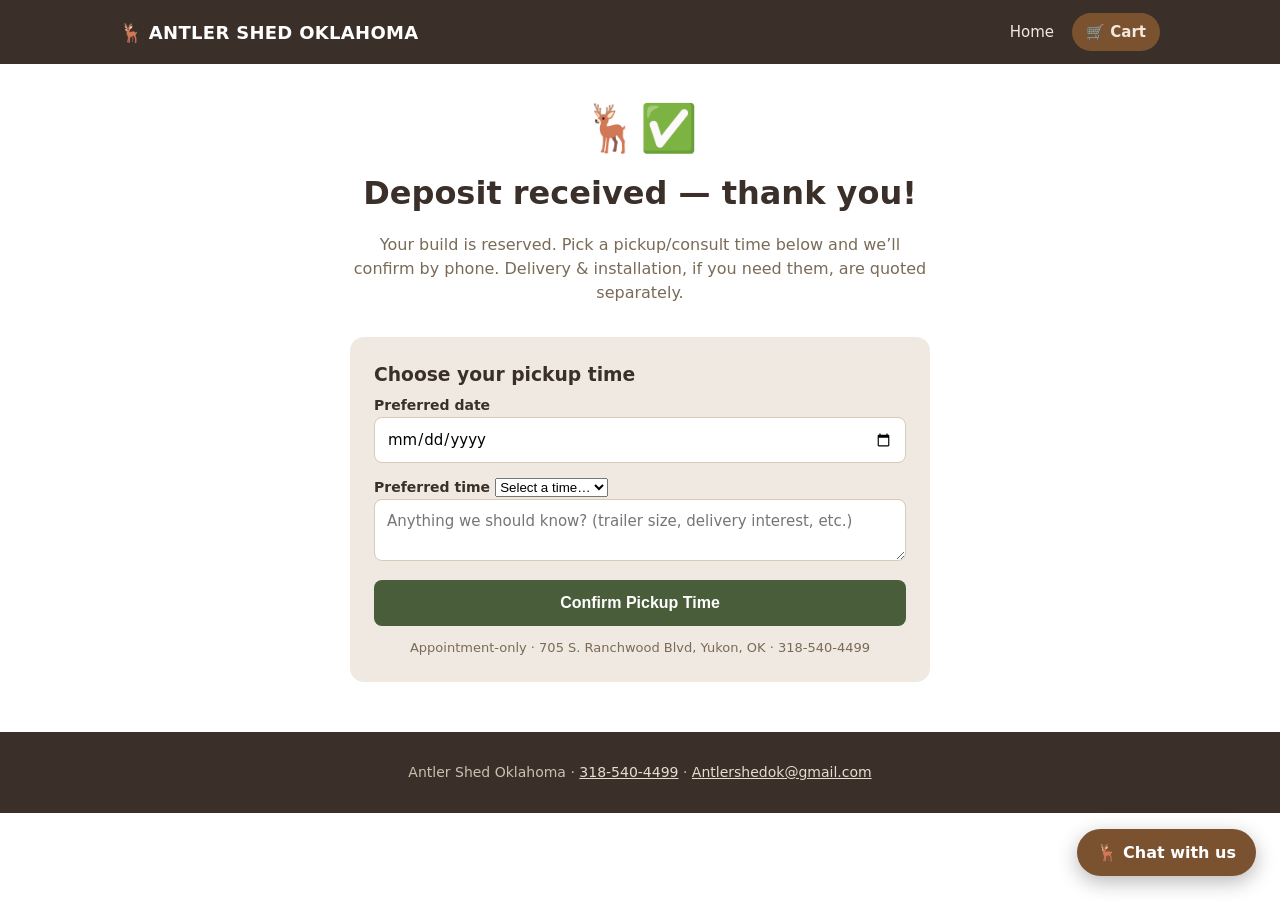
<file: schedule.html>
<!DOCTYPE html>
<html lang="en">
<head>
<meta charset="UTF-8">
<meta name="viewport" content="width=device-width, initial-scale=1.0">
<title>Schedule Pickup — Antler Shed Oklahoma</title>
<link rel="stylesheet" href="store.css">
</head>
<body>
<nav class="nav"><div class="wrap">
  <a href="index.html" class="brand">🦌 ANTLER SHED OKLAHOMA</a>
  <div class="links"><a href="index.html">Home</a><a href="cart.html" class="cart-link">🛒 Cart <span class="cart-badge">0</span></a></div>
</div></nav>

<main class="wrap" id="sched-main" style="min-height:60vh;max-width:620px">
  <div style="text-align:center;padding:30px 0 6px"><div style="font-size:46px">🦌✅</div>
    <h1 style="color:#3b2f2a;margin:.2em 0">Deposit received — thank you!</h1>
    <p style="color:#7a6a58">Your build is reserved. Pick a pickup/consult time below and we’ll confirm by phone. Delivery &amp; installation, if you need them, are quoted separately.</p>
  </div>

  <div class="quote-box">
    <h3>Choose your pickup time</h3>
    <form id="sched-form">
      <label style="font-weight:700;color:#3b2f2a;font-size:14px">Preferred date</label>
      <input name="date" type="date" required>
      <label style="font-weight:700;color:#3b2f2a;font-size:14px">Preferred time</label>
      <select name="time" required>
        <option value="">Select a time…</option>
        <option>9:00 AM</option><option>10:00 AM</option><option>11:00 AM</option>
        <option>12:00 PM</option><option>1:00 PM</option><option>2:00 PM</option>
        <option>3:00 PM</option><option>4:00 PM</option>
      </select>
      <textarea name="notes" rows="2" placeholder="Anything we should know? (trailer size, delivery interest, etc.)"></textarea>
      <button type="submit" class="btn-primary">Confirm Pickup Time</button>
    </form>
    <p style="text-align:center;margin:12px 0 0;font-size:13px;color:#7a6a58">Appointment-only · 705 S. Ranchwood Blvd, Yukon, OK · 318-540-4499</p>
  </div>
</main>

<footer><div class="wrap">Antler Shed Oklahoma · <a href="tel:3185404499">318-540-4499</a> · <a href="mailto:Antlershedok@gmail.com">Antlershedok@gmail.com</a></div></footer>

<script>
  // payment done — clear the cart
  try { localStorage.removeItem("antler_cart"); } catch (e) {}
  (function () {
    var cs = new URLSearchParams(location.search).get("cs") || "";
    var EP = "https://tradesuiteai.app.n8n.cloud/webhook/antlershed-schedule";
    var d = document.querySelector('input[name=date]'); if (d) d.min = new Date().toISOString().slice(0, 10);
    document.getElementById("sched-form").addEventListener("submit", function (e) {
      e.preventDefault(); var f = e.target, btn = f.querySelector('[type=submit]');
      btn.disabled = true; btn.textContent = "Booking…";
      fetch(EP, { method: "POST", headers: { "Content-Type": "text/plain" }, body: JSON.stringify({ cs: cs, date: f.date.value, time: f.time.value, notes: f.notes.value }) })
        .then(function (r) { return r.json(); })
        .then(function () {
          document.getElementById("sched-main").innerHTML =
            '<div style="text-align:center;padding:70px 20px"><div style="font-size:48px">📅✅</div>' +
            '<h1 style="color:#3b2f2a">You’re booked!</h1>' +
            '<p style="color:#7a6a58;max-width:460px;margin:12px auto">We’ve got your deposit and your requested pickup time. Our team will call to confirm the details. See you soon! 🦌</p>' +
            '<a href="index.html" style="display:inline-block;margin-top:16px;background:#7a5230;color:#fff;padding:12px 24px;border-radius:8px;text-decoration:none;font-weight:700">Back to Home</a></div>';
        })
        .catch(function () { btn.disabled = false; btn.textContent = "Confirm Pickup Time"; alert("Couldn’t save that — please call 318-540-4499 and we’ll set your time."); });
    });
  })();
</script>
<script src="chat-widget.js"></script>
</body>
</html>
</file>
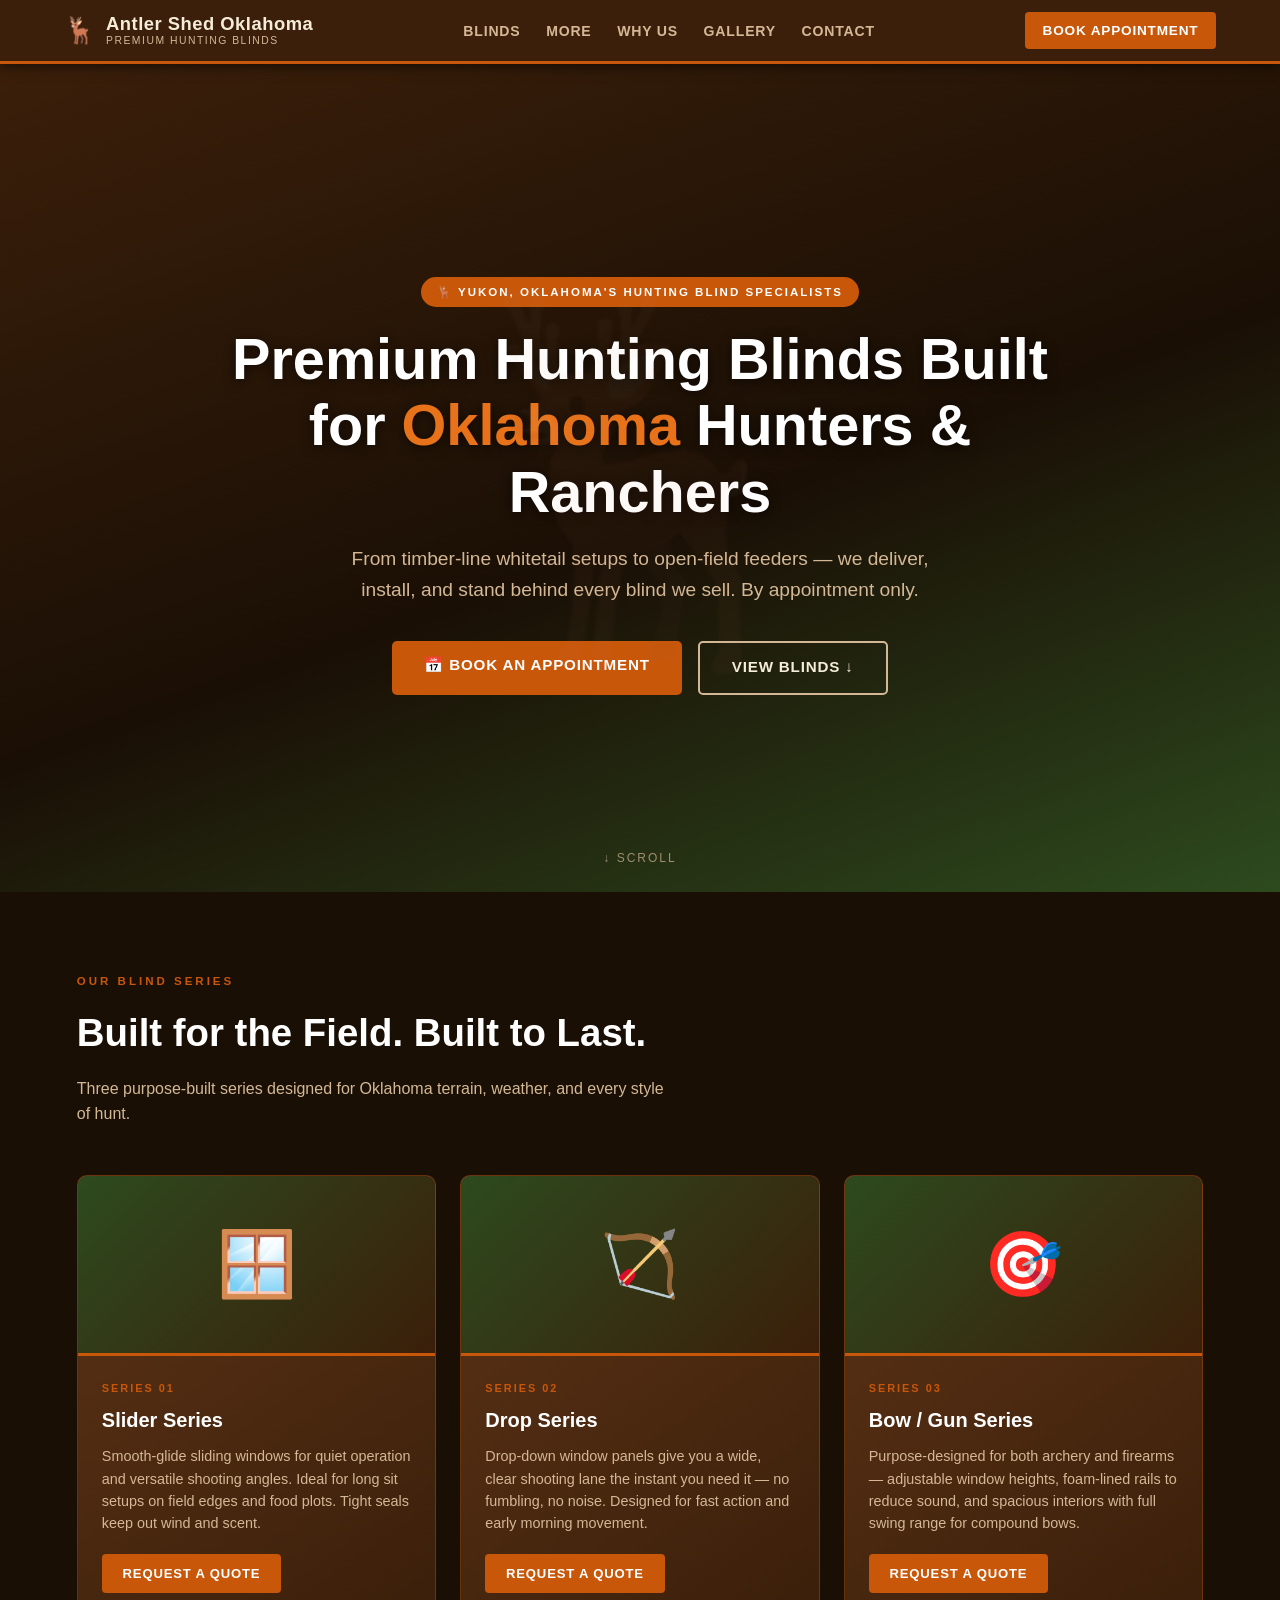
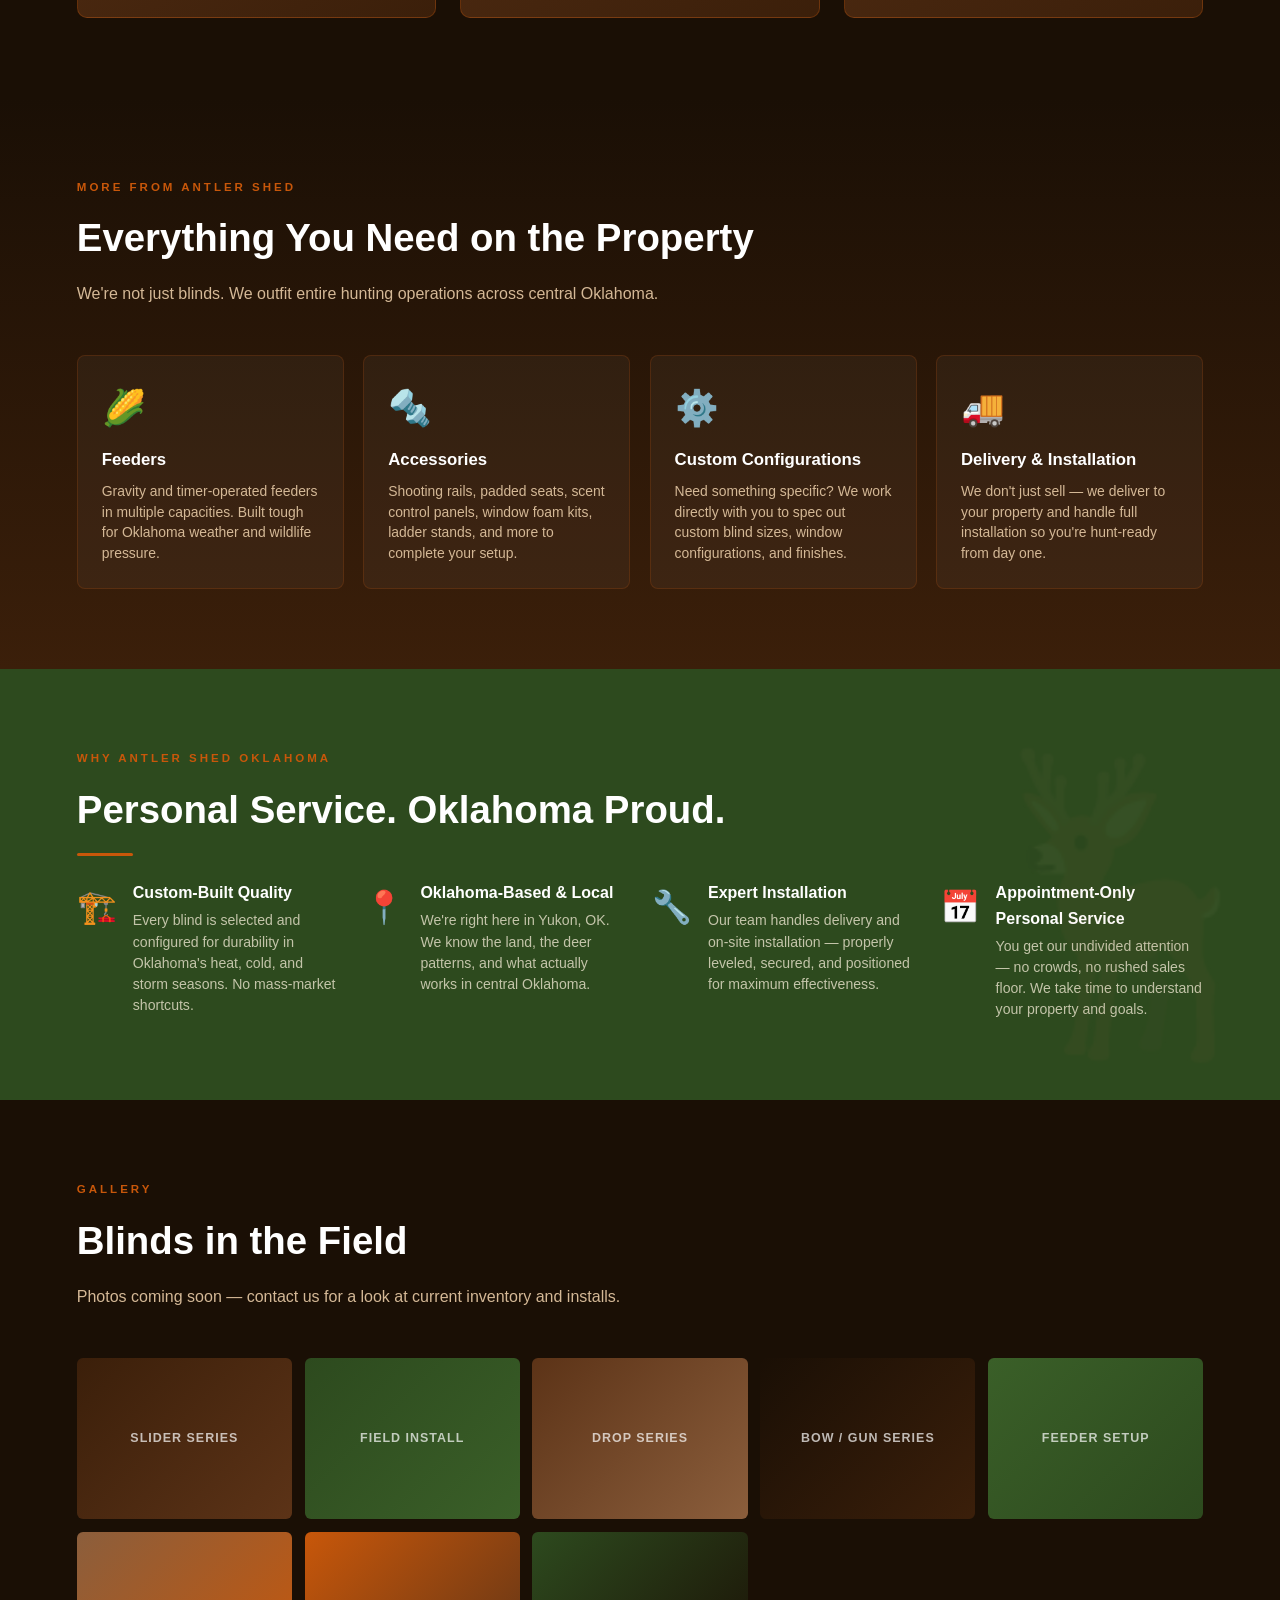
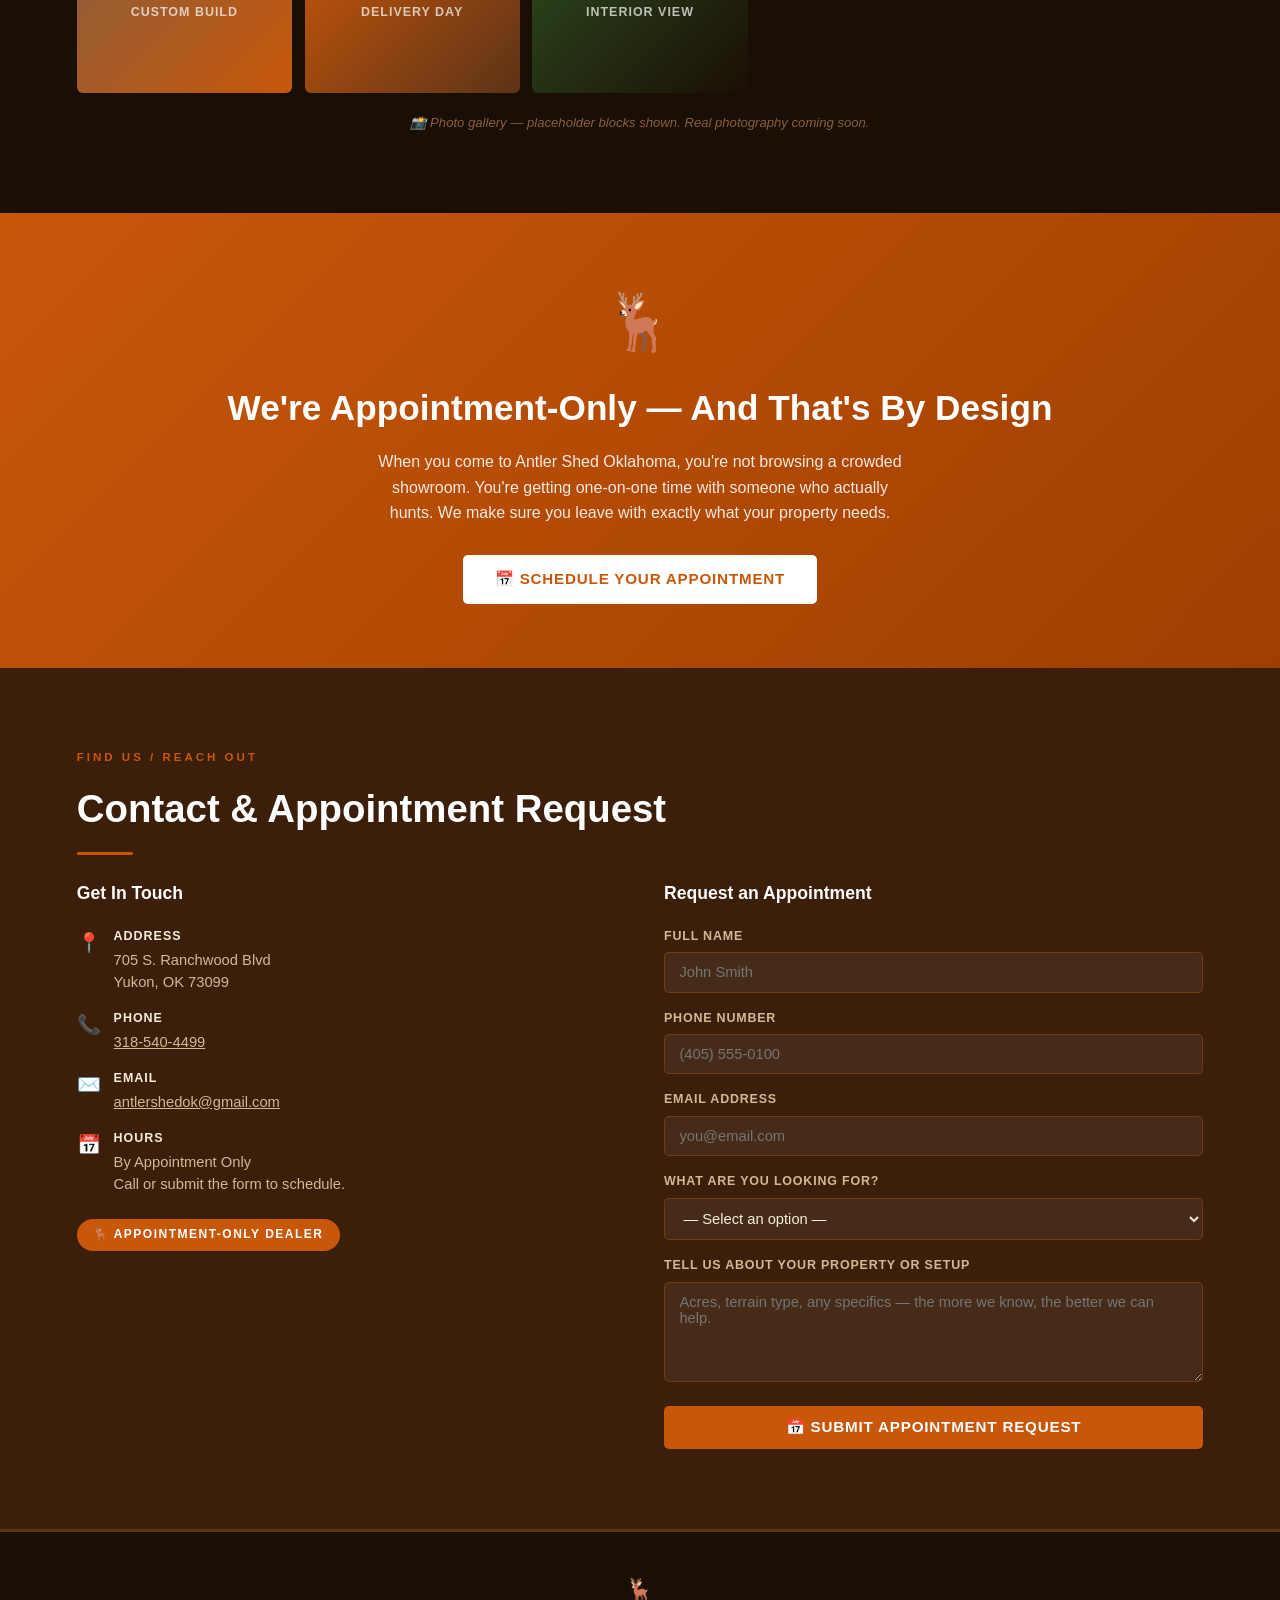
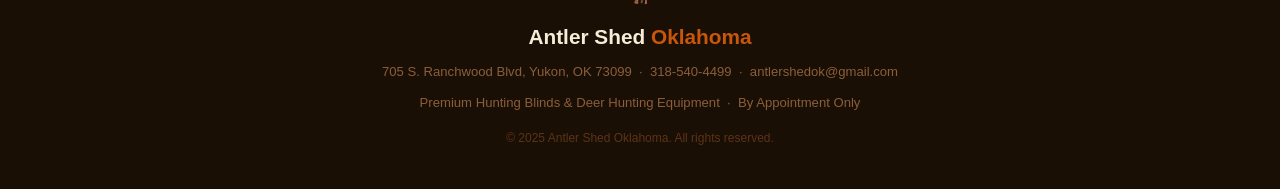
<file: _versions/antlershed_landing_v1.html>
<!DOCTYPE html>
<html lang="en">
<head>
<meta charset="UTF-8">
<meta name="viewport" content="width=device-width, initial-scale=1.0">
<title>Antler Shed Oklahoma | Premium Hunting Blinds | Yukon, OK</title>
<meta name="description" content="Premium hunting blinds built for Oklahoma hunters & ranchers. Slider, Drop, and Bow/Gun series. By appointment only. Yukon, OK.">
<style>
*{margin:0;padding:0;box-sizing:border-box}
:root{
  --brown:#3B1F0A;
  --brown-mid:#5C3317;
  --brown-light:#8B5E3C;
  --green:#2D4A1E;
  --green-mid:#3A5F28;
  --orange:#C8570A;
  --orange-light:#E8721A;
  --cream:#F5EDD8;
  --tan:#D4B896;
  --white:#FFFFFF;
  --dark:#1A0F05;
}
html{scroll-behavior:smooth}
body{font-family:'Segoe UI',Arial,sans-serif;background:#1A0F05;color:var(--cream);line-height:1.6}

/* ── NAV ── */
nav{position:sticky;top:0;z-index:999;background:var(--brown);border-bottom:3px solid var(--orange);display:flex;align-items:center;justify-content:space-between;padding:0 5%;height:64px;box-shadow:0 2px 12px rgba(0,0,0,.6)}
.nav-logo{display:flex;align-items:center;gap:10px;text-decoration:none}
.nav-logo span.deer{font-size:1.6rem}
.nav-logo span.brand{font-size:1.15rem;font-weight:700;color:var(--cream);letter-spacing:.5px;line-height:1.2}
.nav-logo span.brand small{display:block;font-size:.65rem;font-weight:400;color:var(--tan);letter-spacing:1.5px;text-transform:uppercase}
.nav-links{display:flex;gap:1.6rem;list-style:none}
.nav-links a{color:var(--tan);text-decoration:none;font-size:.88rem;font-weight:600;text-transform:uppercase;letter-spacing:.8px;transition:color .2s}
.nav-links a:hover{color:var(--orange-light)}
.nav-cta{background:var(--orange);color:#fff;padding:.45rem 1.1rem;border-radius:4px;text-decoration:none;font-size:.85rem;font-weight:700;text-transform:uppercase;letter-spacing:.8px;transition:background .2s;white-space:nowrap}
.nav-cta:hover{background:var(--orange-light)}
.hamburger{display:none;flex-direction:column;gap:5px;cursor:pointer;padding:4px}
.hamburger span{display:block;width:24px;height:2px;background:var(--cream);border-radius:2px;transition:.3s}
#nav-toggle{display:none}
@media(max-width:768px){
  .nav-links{display:none;flex-direction:column;position:absolute;top:64px;left:0;right:0;background:var(--brown);padding:1rem 5%;gap:.5rem;border-bottom:3px solid var(--orange)}
  #nav-toggle:checked~.nav-links{display:flex}
  .hamburger{display:flex}
  .nav-cta{display:none}
}

/* ── HERO ── */
.hero{min-height:92vh;background:linear-gradient(160deg,var(--brown) 0%,var(--dark) 55%,var(--green) 100%);display:flex;flex-direction:column;align-items:center;justify-content:center;text-align:center;padding:5rem 6% 4rem;position:relative;overflow:hidden}
.hero::before{content:'🦌';position:absolute;font-size:22rem;opacity:.04;top:50%;left:50%;transform:translate(-50%,-50%);pointer-events:none;line-height:1}
.hero-badge{display:inline-block;background:var(--orange);color:#fff;font-size:.72rem;font-weight:700;letter-spacing:2px;text-transform:uppercase;padding:.35rem 1rem;border-radius:20px;margin-bottom:1.2rem}
.hero h1{font-size:clamp(2rem,5.5vw,3.6rem);font-weight:800;color:var(--white);line-height:1.15;max-width:820px;margin-bottom:1.2rem;text-shadow:0 2px 12px rgba(0,0,0,.6)}
.hero h1 em{color:var(--orange-light);font-style:normal}
.hero p{font-size:clamp(1rem,2.5vw,1.2rem);color:var(--tan);max-width:600px;margin-bottom:2.2rem}
.hero-btns{display:flex;gap:1rem;flex-wrap:wrap;justify-content:center}
.btn{display:inline-block;padding:.8rem 2rem;border-radius:5px;font-weight:700;font-size:.95rem;text-decoration:none;text-transform:uppercase;letter-spacing:.8px;transition:all .2s;cursor:pointer;border:none}
.btn-primary{background:var(--orange);color:#fff}
.btn-primary:hover{background:var(--orange-light);transform:translateY(-2px)}
.btn-outline{background:transparent;color:var(--cream);border:2px solid var(--tan)}
.btn-outline:hover{background:rgba(255,255,255,.08);border-color:var(--cream)}
.hero-scroll{position:absolute;bottom:1.5rem;left:50%;transform:translateX(-50%);color:var(--tan);font-size:.75rem;letter-spacing:2px;text-transform:uppercase;opacity:.7;animation:bounce 2s infinite}
@keyframes bounce{0%,100%{transform:translateX(-50%) translateY(0)}50%{transform:translateX(-50%) translateY(6px)}}

/* ── SECTION SHARED ── */
section{padding:5rem 6%}
.section-label{font-size:.72rem;font-weight:700;letter-spacing:3px;text-transform:uppercase;color:var(--orange);margin-bottom:.7rem;display:block}
.section-title{font-size:clamp(1.6rem,4vw,2.4rem);font-weight:800;color:var(--white);margin-bottom:.8rem}
.section-sub{color:var(--tan);max-width:600px;margin-bottom:3rem;font-size:1rem}
.divider{width:56px;height:3px;background:var(--orange);margin:.8rem 0 1.5rem;border-radius:2px}

/* ── PRODUCTS ── */
#products{background:var(--dark)}
.products-grid{display:grid;grid-template-columns:repeat(auto-fit,minmax(280px,1fr));gap:1.5rem;margin-top:1rem}
.product-card{background:linear-gradient(145deg,var(--brown-mid),var(--brown));border-radius:10px;overflow:hidden;border:1px solid rgba(200,87,10,.3);transition:transform .25s,box-shadow .25s}
.product-card:hover{transform:translateY(-5px);box-shadow:0 12px 32px rgba(0,0,0,.5)}
.card-img{height:180px;display:flex;align-items:center;justify-content:center;font-size:4rem;background:linear-gradient(135deg,var(--green) 0%,var(--brown) 100%);border-bottom:3px solid var(--orange)}
.card-body{padding:1.5rem}
.card-tag{font-size:.68rem;font-weight:700;letter-spacing:2px;text-transform:uppercase;color:var(--orange);margin-bottom:.4rem;display:block}
.card-body h3{font-size:1.25rem;color:var(--white);margin-bottom:.6rem;font-weight:800}
.card-body p{font-size:.9rem;color:var(--tan);margin-bottom:1.2rem;line-height:1.55}
.btn-card{display:inline-block;background:var(--orange);color:#fff;padding:.55rem 1.3rem;border-radius:4px;font-weight:700;font-size:.82rem;text-decoration:none;text-transform:uppercase;letter-spacing:.8px;transition:background .2s}
.btn-card:hover{background:var(--orange-light)}

/* ── OFFERINGS ── */
#offerings{background:linear-gradient(180deg,var(--dark) 0%,var(--brown) 100%)}
.offerings-grid{display:grid;grid-template-columns:repeat(auto-fit,minmax(220px,1fr));gap:1.2rem}
.offering-card{background:rgba(255,255,255,.04);border:1px solid rgba(200,87,10,.2);border-radius:8px;padding:1.5rem;transition:background .2s,border-color .2s}
.offering-card:hover{background:rgba(200,87,10,.08);border-color:var(--orange)}
.offering-icon{font-size:2.2rem;margin-bottom:.7rem;display:block}
.offering-card h3{font-size:1.05rem;font-weight:700;color:var(--white);margin-bottom:.4rem}
.offering-card p{font-size:.87rem;color:var(--tan);line-height:1.5}

/* ── WHY ── */
#why{background:var(--green);position:relative;overflow:hidden}
#why::after{content:'🦌';position:absolute;font-size:18rem;opacity:.04;bottom:-2rem;right:-2rem;pointer-events:none}
.why-grid{display:grid;grid-template-columns:repeat(auto-fit,minmax(220px,1fr));gap:1.5rem}
.why-item{display:flex;gap:1rem;align-items:flex-start}
.why-icon{font-size:2rem;flex-shrink:0;margin-top:.1rem}
.why-text h3{font-size:1rem;font-weight:700;color:var(--white);margin-bottom:.3rem}
.why-text p{font-size:.88rem;color:rgba(245,237,216,.75);line-height:1.5}

/* ── GALLERY ── */
#gallery{background:var(--dark)}
.gallery-grid{display:grid;grid-template-columns:repeat(auto-fill,minmax(200px,1fr));gap:.8rem}
.gallery-block{border-radius:6px;display:flex;align-items:center;justify-content:center;font-size:.78rem;font-weight:700;letter-spacing:1px;text-transform:uppercase;color:rgba(255,255,255,.7);aspect-ratio:4/3;transition:transform .2s,opacity .2s}
.gallery-block:hover{transform:scale(1.03);opacity:.9}
.gb1{background:linear-gradient(135deg,#3B1F0A,#5C3317)}
.gb2{background:linear-gradient(135deg,#2D4A1E,#3A5F28)}
.gb3{background:linear-gradient(135deg,#5C3317,#8B5E3C)}
.gb4{background:linear-gradient(135deg,#1A0F05,#3B1F0A)}
.gb5{background:linear-gradient(135deg,#3A5F28,#2D4A1E)}
.gb6{background:linear-gradient(135deg,#8B5E3C,#C8570A)}
.gb7{background:linear-gradient(135deg,#C8570A,#5C3317)}
.gb8{background:linear-gradient(135deg,#2D4A1E,#1A0F05)}
.gallery-note{text-align:center;margin-top:1.2rem;font-size:.82rem;color:var(--brown-light);font-style:italic}

/* ── APPT CALLOUT ── */
#appointment{background:linear-gradient(135deg,var(--orange) 0%,#9E3F00 100%);text-align:center;padding:4rem 6%}
#appointment .deer-big{font-size:3.5rem;display:block;margin-bottom:.8rem;animation:float 3s ease-in-out infinite}
@keyframes float{0%,100%{transform:translateY(0)}50%{transform:translateY(-8px)}}
#appointment h2{font-size:clamp(1.6rem,4vw,2.2rem);color:#fff;font-weight:800;margin-bottom:.8rem}
#appointment p{color:rgba(255,255,255,.88);max-width:540px;margin:0 auto 1.8rem;font-size:1rem}
#appointment .btn{background:#fff;color:var(--orange);font-weight:800}
#appointment .btn:hover{background:var(--cream);transform:translateY(-2px)}

/* ── CONTACT ── */
#contact{background:var(--brown)}
.contact-wrap{display:grid;grid-template-columns:1fr 1fr;gap:3rem;align-items:start}
@media(max-width:768px){.contact-wrap{grid-template-columns:1fr}}
.contact-info h3{font-size:1.1rem;color:var(--white);font-weight:700;margin-bottom:1.2rem}
.info-row{display:flex;align-items:flex-start;gap:.8rem;margin-bottom:1rem}
.info-icon{font-size:1.2rem;flex-shrink:0;margin-top:.1rem}
.info-row p{font-size:.92rem;color:var(--tan);line-height:1.5}
.info-row p strong{color:var(--cream);display:block;font-size:.78rem;text-transform:uppercase;letter-spacing:1px;margin-bottom:.2rem}
.appt-badge{display:inline-block;background:var(--orange);color:#fff;font-size:.75rem;font-weight:700;letter-spacing:1.5px;text-transform:uppercase;padding:.4rem 1rem;border-radius:20px;margin-top:.5rem}
.contact-form h3{font-size:1.1rem;color:var(--white);font-weight:700;margin-bottom:1.2rem}
.form-group{margin-bottom:1rem}
.form-group label{display:block;font-size:.78rem;font-weight:700;color:var(--tan);text-transform:uppercase;letter-spacing:.8px;margin-bottom:.35rem}
.form-group input,.form-group select,.form-group textarea{width:100%;background:rgba(255,255,255,.06);border:1px solid rgba(200,87,10,.35);border-radius:5px;padding:.7rem .9rem;color:var(--cream);font-size:.92rem;font-family:inherit;transition:border-color .2s,background .2s}
.form-group input:focus,.form-group select:focus,.form-group textarea:focus{outline:none;border-color:var(--orange);background:rgba(255,255,255,.09)}
.form-group textarea{resize:vertical;min-height:100px}
.form-group select option{background:var(--brown);color:var(--cream)}
.btn-submit{background:var(--orange);color:#fff;padding:.8rem 2rem;border:none;border-radius:5px;font-weight:700;font-size:.95rem;text-transform:uppercase;letter-spacing:.8px;cursor:pointer;transition:background .2s,transform .2s;width:100%}
.btn-submit:hover{background:var(--orange-light);transform:translateY(-2px)}

/* ── FOOTER ── */
footer{background:var(--dark);border-top:3px solid var(--brown-mid);padding:2.5rem 6%;text-align:center}
.footer-logo{font-size:1.3rem;font-weight:800;color:var(--cream);margin-bottom:.4rem}
.footer-logo span{color:var(--orange)}
footer p{font-size:.82rem;color:var(--brown-light);line-height:1.8}
footer a{color:var(--brown-light);text-decoration:none;transition:color .2s}
footer a:hover{color:var(--orange)}
.footer-deer{font-size:1.5rem;display:block;margin-bottom:.6rem}
</style>
</head>
<body>

<!-- ══ NAV ══ -->
<nav>
  <a href="#" class="nav-logo">
    <span class="deer">🦌</span>
    <span class="brand">Antler Shed Oklahoma<small>Premium Hunting Blinds</small></span>
  </a>
  <input type="checkbox" id="nav-toggle">
  <label for="nav-toggle" class="hamburger" aria-label="Menu">
    <span></span><span></span><span></span>
  </label>
  <ul class="nav-links">
    <li><a href="#products">Blinds</a></li>
    <li><a href="#offerings">More</a></li>
    <li><a href="#why">Why Us</a></li>
    <li><a href="#gallery">Gallery</a></li>
    <li><a href="#contact">Contact</a></li>
  </ul>
  <a href="#contact" class="nav-cta">Book Appointment</a>
</nav>

<!-- ══ HERO ══ -->
<section class="hero">
  <span class="hero-badge">🦌 Yukon, Oklahoma's Hunting Blind Specialists</span>
  <h1>Premium Hunting Blinds Built for <em>Oklahoma</em> Hunters &amp; Ranchers</h1>
  <p>From timber-line whitetail setups to open-field feeders — we deliver, install, and stand behind every blind we sell. By appointment only.</p>
  <div class="hero-btns">
    <a href="#contact" class="btn btn-primary">📅 Book an Appointment</a>
    <a href="#products" class="btn btn-outline">View Blinds ↓</a>
  </div>
  <div class="hero-scroll">↓ Scroll</div>
</section>

<!-- ══ PRODUCTS ══ -->
<section id="products">
  <span class="section-label">Our Blind Series</span>
  <h2 class="section-title">Built for the Field. Built to Last.</h2>
  <p class="section-sub">Three purpose-built series designed for Oklahoma terrain, weather, and every style of hunt.</p>
  <div class="products-grid">

    <div class="product-card">
      <div class="card-img">🪟</div>
      <div class="card-body">
        <span class="card-tag">Series 01</span>
        <h3>Slider Series</h3>
        <p>Smooth-glide sliding windows for quiet operation and versatile shooting angles. Ideal for long sit setups on field edges and food plots. Tight seals keep out wind and scent.</p>
        <a href="#contact" class="btn-card">Request a Quote</a>
      </div>
    </div>

    <div class="product-card">
      <div class="card-img">🏹</div>
      <div class="card-body">
        <span class="card-tag">Series 02</span>
        <h3>Drop Series</h3>
        <p>Drop-down window panels give you a wide, clear shooting lane the instant you need it — no fumbling, no noise. Designed for fast action and early morning movement.</p>
        <a href="#contact" class="btn-card">Request a Quote</a>
      </div>
    </div>

    <div class="product-card">
      <div class="card-img">🎯</div>
      <div class="card-body">
        <span class="card-tag">Series 03</span>
        <h3>Bow / Gun Series</h3>
        <p>Purpose-designed for both archery and firearms — adjustable window heights, foam-lined rails to reduce sound, and spacious interiors with full swing range for compound bows.</p>
        <a href="#contact" class="btn-card">Request a Quote</a>
      </div>
    </div>

  </div>
</section>

<!-- ══ OFFERINGS ══ -->
<section id="offerings">
  <span class="section-label">More From Antler Shed</span>
  <h2 class="section-title">Everything You Need on the Property</h2>
  <p class="section-sub">We're not just blinds. We outfit entire hunting operations across central Oklahoma.</p>
  <div class="offerings-grid">
    <div class="offering-card">
      <span class="offering-icon">🌽</span>
      <h3>Feeders</h3>
      <p>Gravity and timer-operated feeders in multiple capacities. Built tough for Oklahoma weather and wildlife pressure.</p>
    </div>
    <div class="offering-card">
      <span class="offering-icon">🔩</span>
      <h3>Accessories</h3>
      <p>Shooting rails, padded seats, scent control panels, window foam kits, ladder stands, and more to complete your setup.</p>
    </div>
    <div class="offering-card">
      <span class="offering-icon">⚙️</span>
      <h3>Custom Configurations</h3>
      <p>Need something specific? We work directly with you to spec out custom blind sizes, window configurations, and finishes.</p>
    </div>
    <div class="offering-card">
      <span class="offering-icon">🚚</span>
      <h3>Delivery &amp; Installation</h3>
      <p>We don't just sell — we deliver to your property and handle full installation so you're hunt-ready from day one.</p>
    </div>
  </div>
</section>

<!-- ══ WHY ══ -->
<section id="why">
  <span class="section-label">Why Antler Shed Oklahoma</span>
  <h2 class="section-title">Personal Service. Oklahoma Proud.</h2>
  <div class="divider"></div>
  <div class="why-grid">
    <div class="why-item">
      <span class="why-icon">🏗️</span>
      <div class="why-text">
        <h3>Custom-Built Quality</h3>
        <p>Every blind is selected and configured for durability in Oklahoma's heat, cold, and storm seasons. No mass-market shortcuts.</p>
      </div>
    </div>
    <div class="why-item">
      <span class="why-icon">📍</span>
      <div class="why-text">
        <h3>Oklahoma-Based &amp; Local</h3>
        <p>We're right here in Yukon, OK. We know the land, the deer patterns, and what actually works in central Oklahoma.</p>
      </div>
    </div>
    <div class="why-item">
      <span class="why-icon">🔧</span>
      <div class="why-text">
        <h3>Expert Installation</h3>
        <p>Our team handles delivery and on-site installation — properly leveled, secured, and positioned for maximum effectiveness.</p>
      </div>
    </div>
    <div class="why-item">
      <span class="why-icon">📅</span>
      <div class="why-text">
        <h3>Appointment-Only Personal Service</h3>
        <p>You get our undivided attention — no crowds, no rushed sales floor. We take time to understand your property and goals.</p>
      </div>
    </div>
  </div>
</section>

<!-- ══ GALLERY ══ -->
<section id="gallery">
  <span class="section-label">Gallery</span>
  <h2 class="section-title">Blinds in the Field</h2>
  <p class="section-sub">Photos coming soon — contact us for a look at current inventory and installs.</p>
  <div class="gallery-grid">
    <div class="gallery-block gb1">Slider Series</div>
    <div class="gallery-block gb2">Field Install</div>
    <div class="gallery-block gb3">Drop Series</div>
    <div class="gallery-block gb4">Bow / Gun Series</div>
    <div class="gallery-block gb5">Feeder Setup</div>
    <div class="gallery-block gb6">Custom Build</div>
    <div class="gallery-block gb7">Delivery Day</div>
    <div class="gallery-block gb8">Interior View</div>
  </div>
  <p class="gallery-note">📸 Photo gallery — placeholder blocks shown. Real photography coming soon.</p>
</section>

<!-- ══ APPT CALLOUT ══ -->
<section id="appointment">
  <span class="deer-big">🦌</span>
  <h2>We're Appointment-Only — And That's By Design</h2>
  <p>When you come to Antler Shed Oklahoma, you're not browsing a crowded showroom. You're getting one-on-one time with someone who actually hunts. We make sure you leave with exactly what your property needs.</p>
  <a href="#contact" class="btn">📅 Schedule Your Appointment</a>
</section>

<!-- ══ CONTACT ══ -->
<section id="contact">
  <span class="section-label">Find Us / Reach Out</span>
  <h2 class="section-title">Contact &amp; Appointment Request</h2>
  <div class="divider"></div>
  <div class="contact-wrap">

    <div class="contact-info">
      <h3>Get In Touch</h3>
      <div class="info-row">
        <span class="info-icon">📍</span>
        <p><strong>Address</strong>705 S. Ranchwood Blvd<br>Yukon, OK 73099</p>
      </div>
      <div class="info-row">
        <span class="info-icon">📞</span>
        <p><strong>Phone</strong><a href="tel:3185404499" style="color:var(--tan)">318-540-4499</a></p>
      </div>
      <div class="info-row">
        <span class="info-icon">✉️</span>
        <p><strong>Email</strong><a href="mailto:antlershedok@gmail.com" style="color:var(--tan)">antlershedok@gmail.com</a></p>
      </div>
      <div class="info-row">
        <span class="info-icon">📅</span>
        <p><strong>Hours</strong>By Appointment Only<br>Call or submit the form to schedule.</p>
      </div>
      <span class="appt-badge">🦌 Appointment-Only Dealer</span>
    </div>

    <div>
      <div class="contact-form">
        <h3>Request an Appointment</h3>
        <form action="#" method="POST">
          <div class="form-group">
            <label for="name">Full Name</label>
            <input type="text" id="name" name="name" placeholder="John Smith" required>
          </div>
          <div class="form-group">
            <label for="phone">Phone Number</label>
            <input type="tel" id="phone" name="phone" placeholder="(405) 555-0100" required>
          </div>
          <div class="form-group">
            <label for="email">Email Address</label>
            <input type="email" id="email" name="email" placeholder="you@email.com">
          </div>
          <div class="form-group">
            <label for="interest">What Are You Looking For?</label>
            <select id="interest" name="interest">
              <option value="">— Select an option —</option>
              <option value="slider">Slider Series Blind</option>
              <option value="drop">Drop Series Blind</option>
              <option value="bowgun">Bow / Gun Series Blind</option>
              <option value="feeder">Feeder</option>
              <option value="accessories">Accessories</option>
              <option value="custom">Custom Configuration</option>
              <option value="delivery">Delivery &amp; Installation</option>
              <option value="other">Other / Not Sure Yet</option>
            </select>
          </div>
          <div class="form-group">
            <label for="message">Tell Us About Your Property or Setup</label>
            <textarea id="message" name="message" placeholder="Acres, terrain type, any specifics — the more we know, the better we can help."></textarea>
          </div>
          <button type="submit" class="btn-submit">📅 Submit Appointment Request</button>
        </form>
      </div>
    </div>

  </div>
</section>

<!-- ══ FOOTER ══ -->
<footer>
  <span class="footer-deer">🦌</span>
  <div class="footer-logo">Antler Shed <span>Oklahoma</span></div>
  <p>
    705 S. Ranchwood Blvd, Yukon, OK 73099 &nbsp;·&nbsp;
    <a href="tel:3185404499">318-540-4499</a> &nbsp;·&nbsp;
    <a href="mailto:antlershedok@gmail.com">antlershedok@gmail.com</a>
  </p>
  <p style="margin-top:.5rem">Premium Hunting Blinds &amp; Deer Hunting Equipment &nbsp;·&nbsp; By Appointment Only</p>
  <p style="margin-top:.8rem;font-size:.75rem;color:#5C3317">&copy; 2025 Antler Shed Oklahoma. All rights reserved.</p>
</footer>

</body>
</html>
</file>
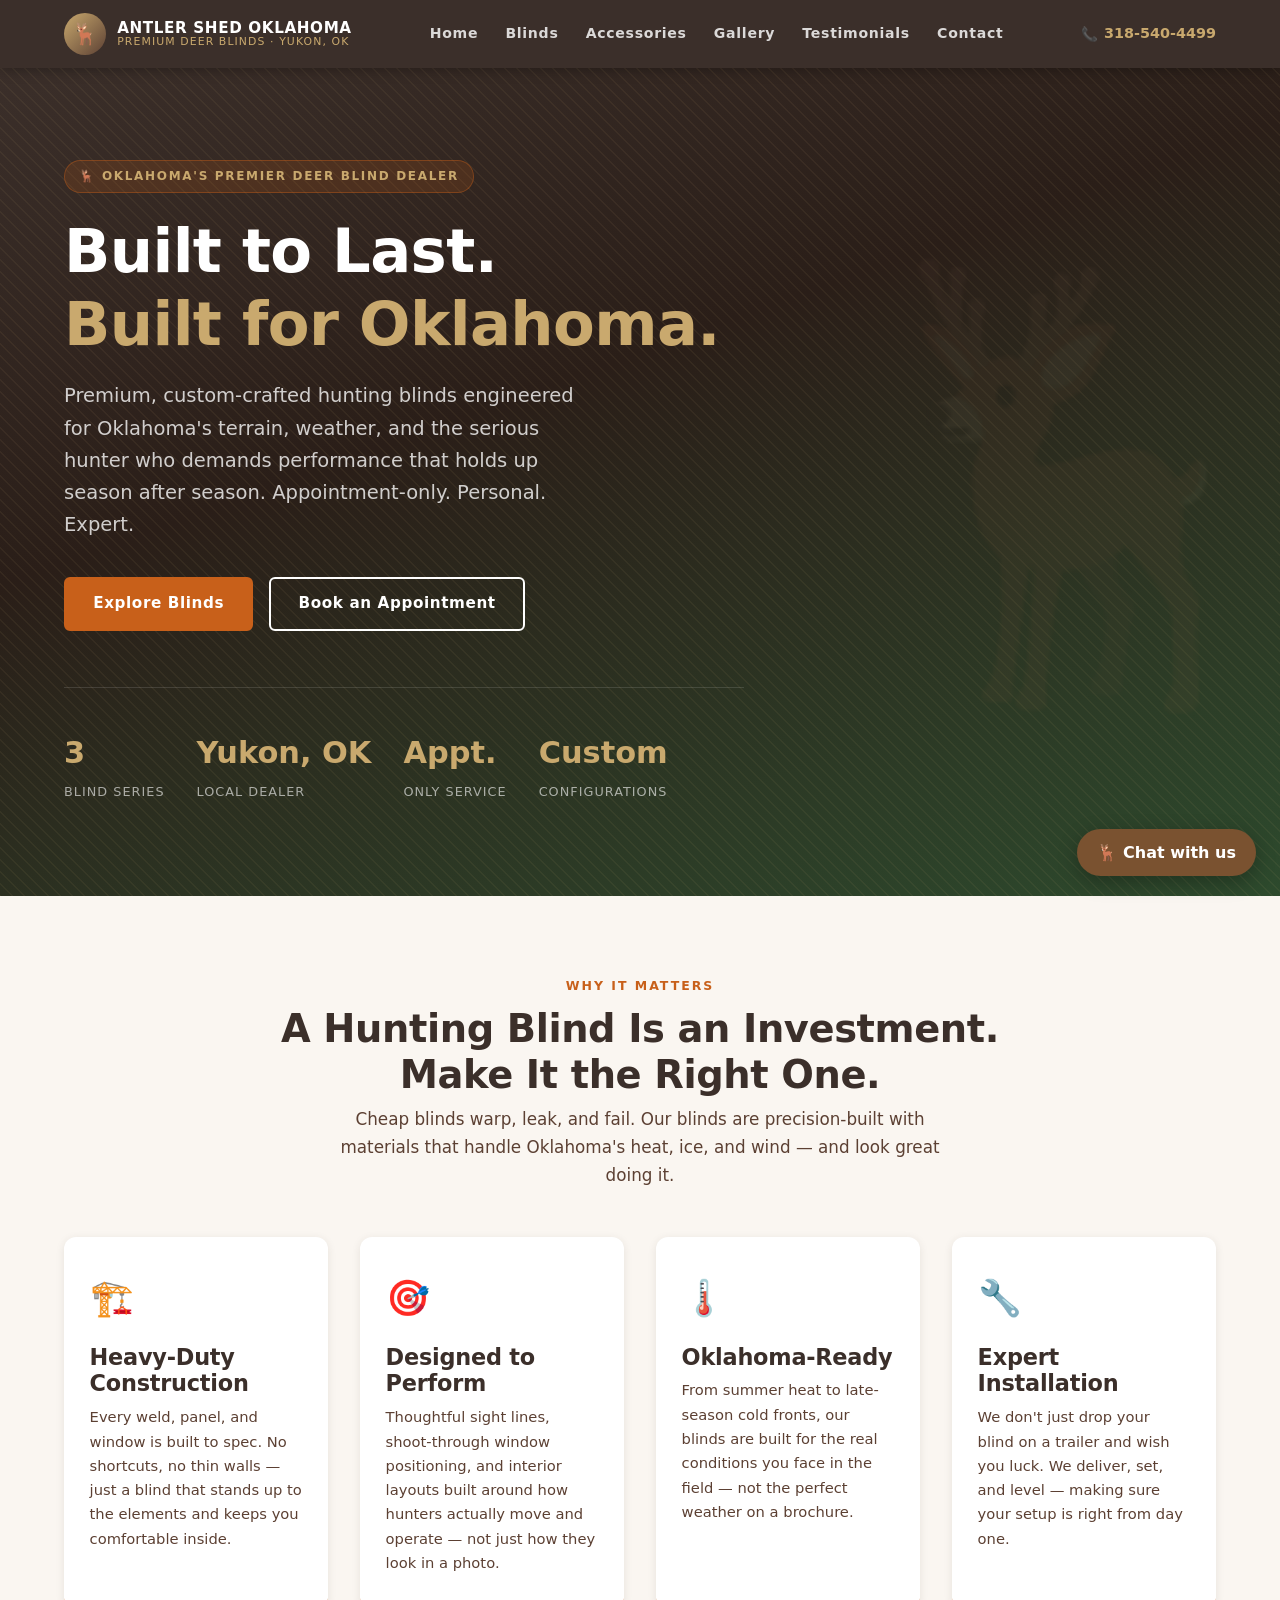
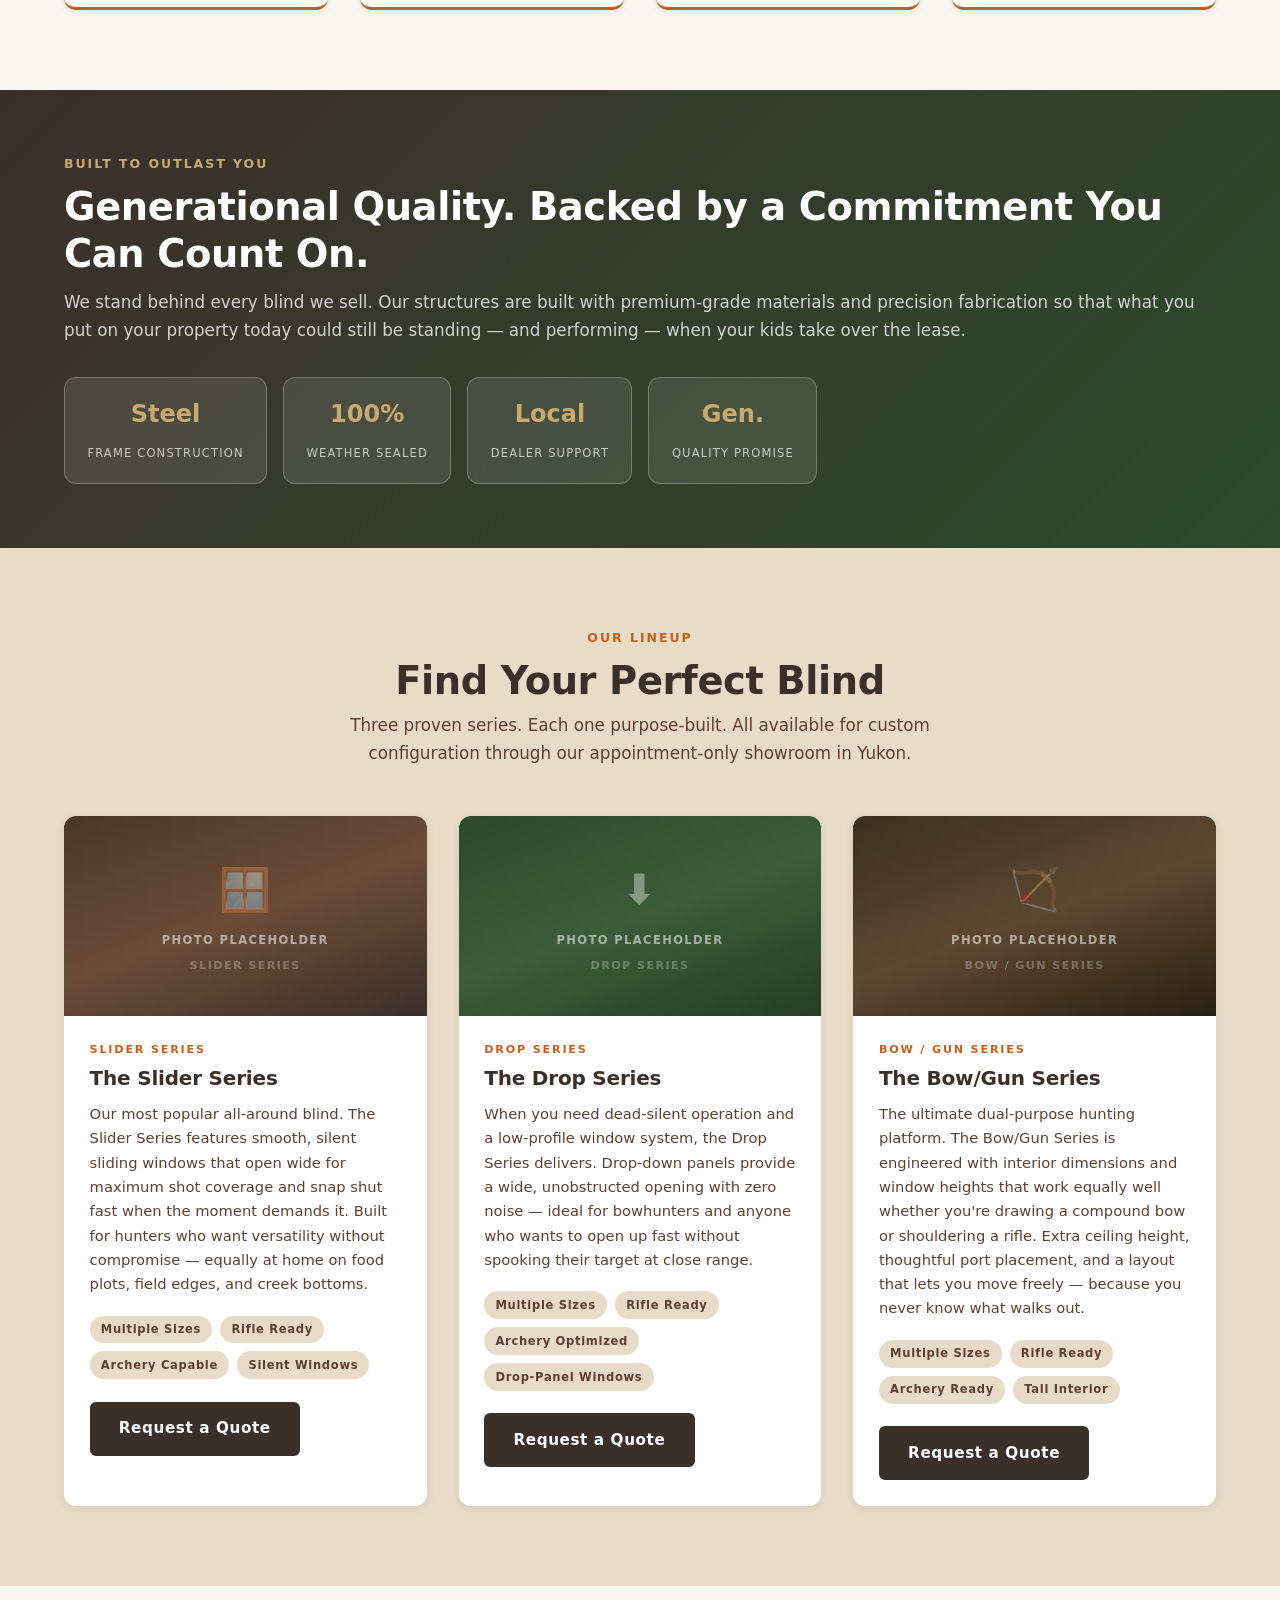
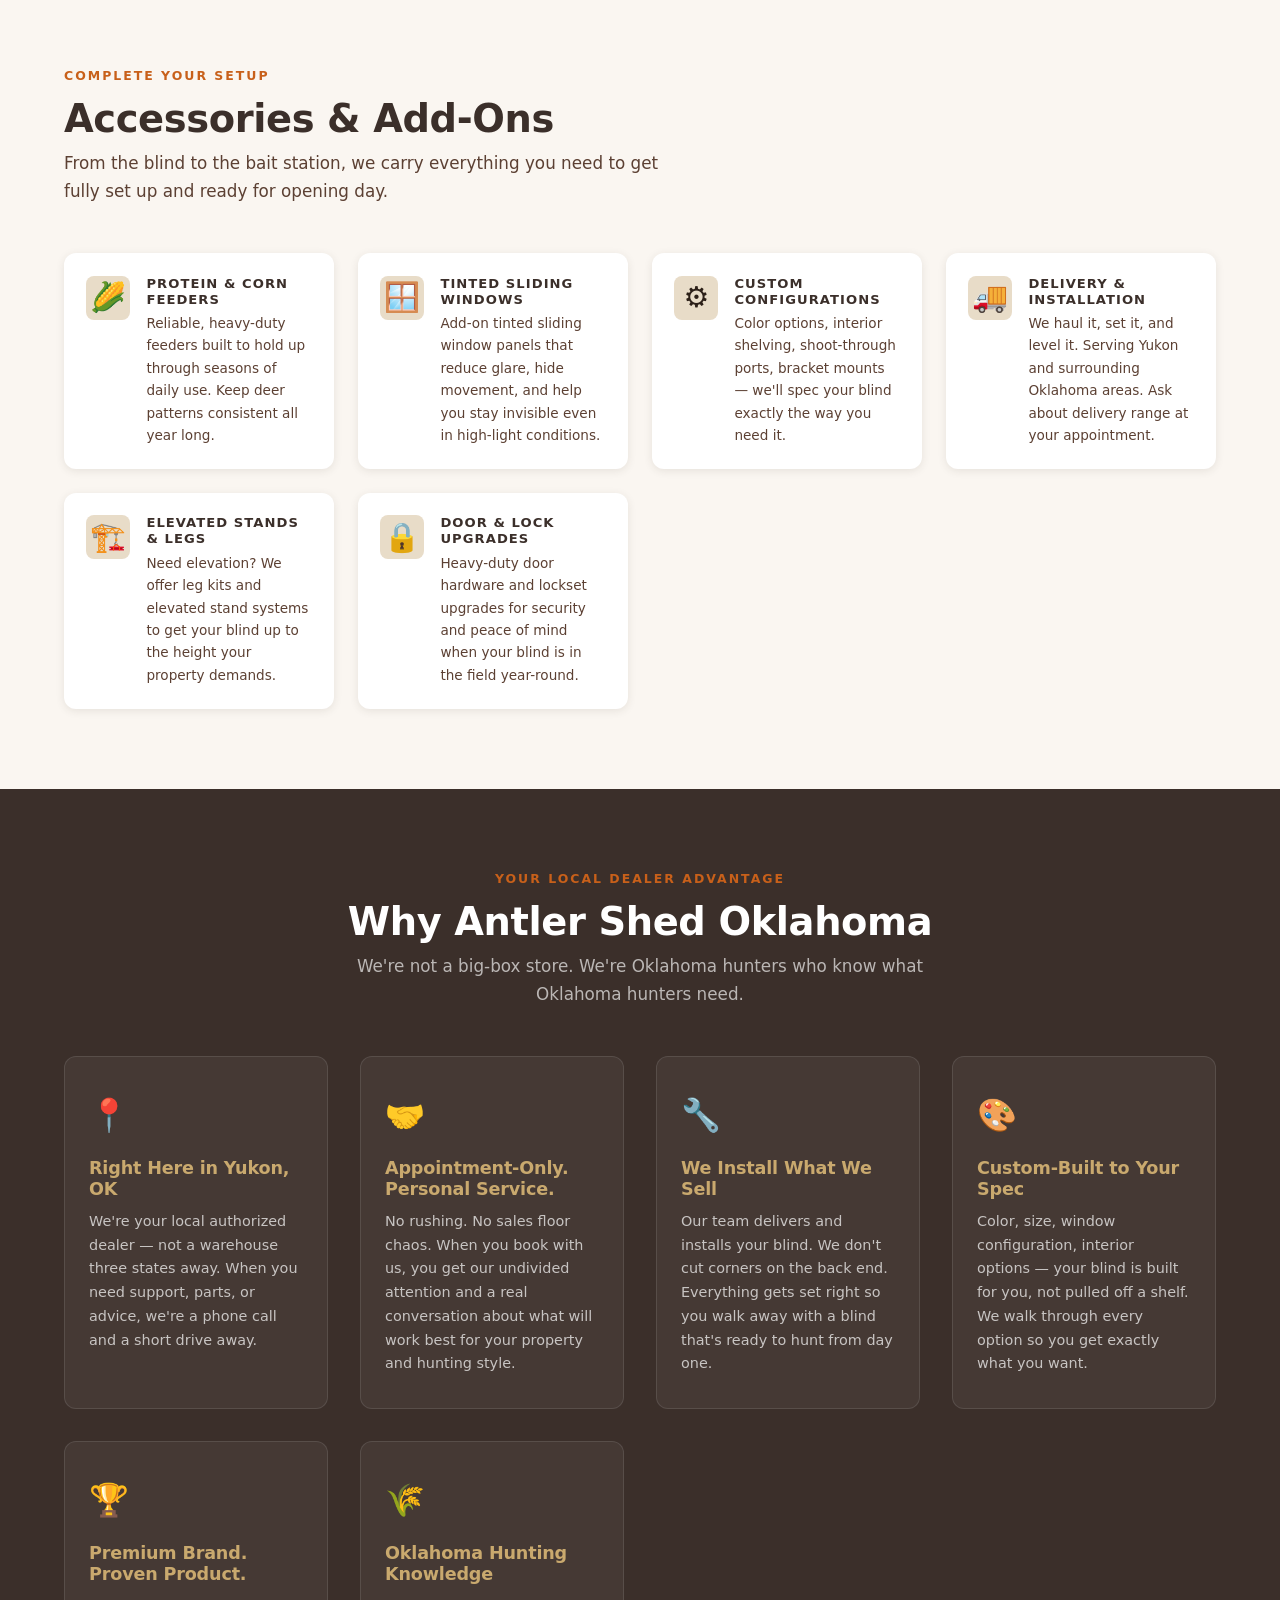
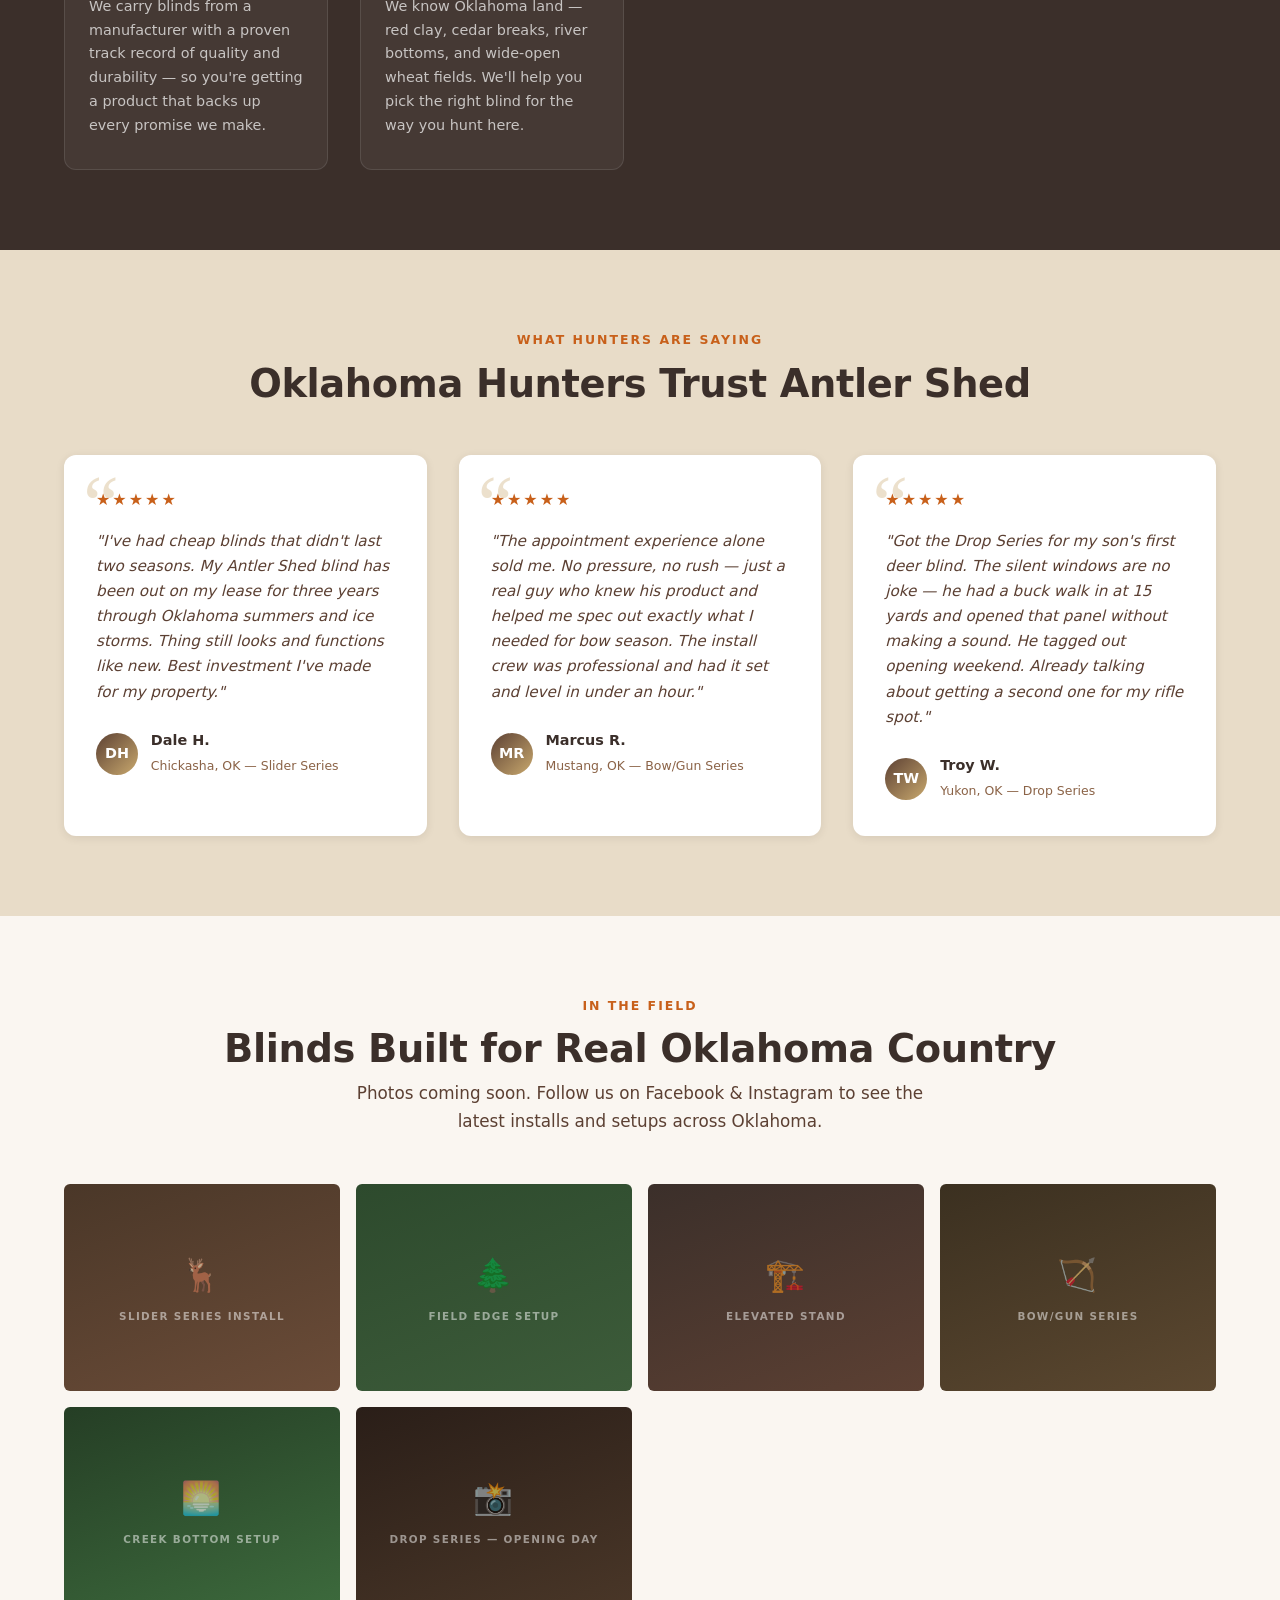
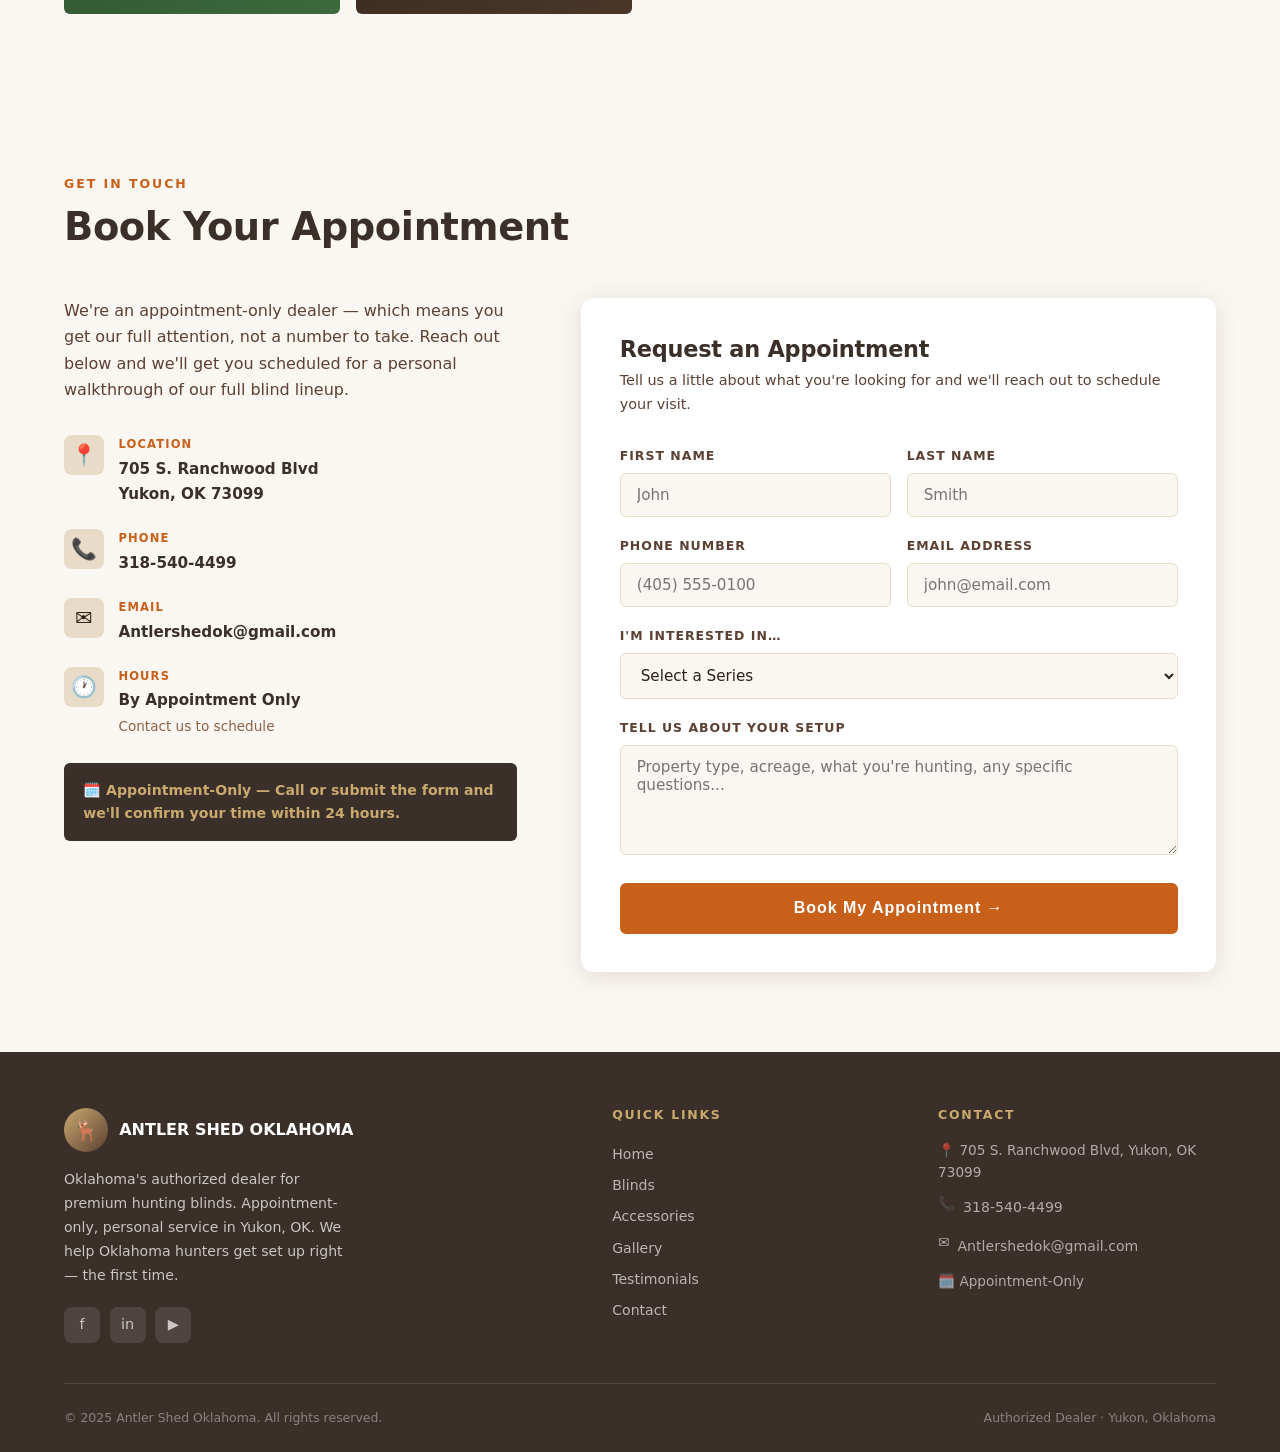
<file: _versions/antlershed_landing_v3_chat.html>
<!DOCTYPE html>
<html lang="en">
<!--
  FILE: antlershed_landing_v2.html
  BRAND: Antler Shed Oklahoma (5R Ecosystem — external dealer client page)
  BUILT BY: Dev Callahan, WebBuilderBot
  VERSION: 2
  ASSUMPTIONS:
    - No external images available; CSS gradient/solid blocks used as photo placeholders
    - Phone: 318-540-4499 | Email: Antlershedok@gmail.com
    - Address: 705 S. Ranchwood Blvd, Yukon, OK 73099
    - Appointment-only dealer
    - Blind series names: Slider Series, Drop Series, Bow/Gun Series
    - All copy is original, written to match rugged-premium tone
    - Social links are placeholder hrefs (#)
    - Form action="#" (static; backend wiring = Gabriel Silva handoff)
-->
<head>
<meta charset="UTF-8"/>
<meta name="viewport" content="width=device-width,initial-scale=1.0"/>
<title>Antler Shed Oklahoma | Premium Deer Blinds | Yukon, OK</title>
<meta name="description" content="Antler Shed Oklahoma — premium, custom-built deer blinds in Yukon, OK. Appointment-only dealer serving Oklahoma hunters. Slider, Drop, and Bow/Gun Series available."/>
<style>
/* ===================== RESET & BASE ===================== */
*,*::before,*::after{box-sizing:border-box;margin:0;padding:0}
html{scroll-behavior:smooth;font-size:16px}
body{font-family:'Segoe UI',system-ui,-apple-system,sans-serif;background:#faf6f1;color:#2c2018;line-height:1.65}
img{max-width:100%;display:block}
a{color:inherit;text-decoration:none}
ul{list-style:none}

/* ===================== TOKENS ===================== */
:root{
  --brown-deep:#3b2f2a;
  --brown-mid:#5c4033;
  --brown-light:#8b6347;
  --tan:#c9a96e;
  --khaki:#e8dcc8;
  --cream:#faf6f1;
  --green-hunter:#2d4a2d;
  --green-light:#3d6b3d;
  --orange-accent:#c8601a;
  --orange-light:#e07830;
  --white:#ffffff;
  --text-dark:#2c2018;
  --text-mid:#5c4033;
  --text-light:#8b6347;
  --shadow:0 4px 24px rgba(59,47,42,0.13);
  --shadow-sm:0 2px 8px rgba(59,47,42,0.10);
  --radius:6px;
  --radius-lg:12px;
  --transition:0.25s ease;
}

/* ===================== TYPOGRAPHY ===================== */
h1,h2,h3,h4{font-weight:700;line-height:1.2;letter-spacing:-0.01em}
h1{font-size:clamp(2.2rem,5vw,3.8rem)}
h2{font-size:clamp(1.6rem,3.5vw,2.4rem)}
h3{font-size:clamp(1.1rem,2.5vw,1.4rem)}
h4{font-size:1rem;letter-spacing:0.08em;text-transform:uppercase}
p{margin-bottom:1rem}
p:last-child{margin-bottom:0}
.eyebrow{font-size:0.78rem;font-weight:700;letter-spacing:0.16em;text-transform:uppercase;color:var(--orange-accent);margin-bottom:0.6rem;display:block}
.section-title{color:var(--brown-deep);margin-bottom:0.5rem}
.section-sub{color:var(--text-mid);max-width:600px;font-size:1.05rem}

/* ===================== LAYOUT ===================== */
.container{width:90%;max-width:1160px;margin:0 auto}
section{padding:5rem 0}
.section-header{margin-bottom:3rem}
.section-header.center{text-align:center}
.section-header.center .section-sub{margin:0 auto}

/* ===================== BUTTONS ===================== */
.btn{display:inline-block;padding:0.78rem 1.7rem;border-radius:var(--radius);font-weight:700;font-size:0.95rem;letter-spacing:0.04em;cursor:pointer;transition:var(--transition);border:2px solid transparent}
.btn-primary{background:var(--orange-accent);color:var(--white);border-color:var(--orange-accent)}
.btn-primary:hover{background:var(--orange-light);border-color:var(--orange-light);transform:translateY(-1px)}
.btn-outline{background:transparent;color:var(--white);border-color:var(--white)}
.btn-outline:hover{background:var(--white);color:var(--brown-deep)}
.btn-dark{background:var(--brown-deep);color:var(--white);border-color:var(--brown-deep)}
.btn-dark:hover{background:var(--brown-mid);transform:translateY(-1px)}
.btn-green{background:var(--green-hunter);color:var(--white);border-color:var(--green-hunter)}
.btn-green:hover{background:var(--green-light);transform:translateY(-1px)}

/* ===================== NAV ===================== */
#navbar{position:sticky;top:0;z-index:1000;background:var(--brown-deep);box-shadow:0 2px 12px rgba(0,0,0,0.3)}
.nav-inner{display:flex;align-items:center;justify-content:space-between;height:68px;gap:1rem}
.nav-logo{display:flex;align-items:center;gap:0.7rem;flex-shrink:0}
.nav-logo .logo-mark{width:42px;height:42px;border-radius:50%;background:linear-gradient(135deg,var(--tan),var(--brown-mid));display:flex;align-items:center;justify-content:center;font-size:1.3rem;font-weight:900;color:var(--white)}
.nav-logo .logo-text{display:flex;flex-direction:column;line-height:1.1}
.nav-logo .logo-text strong{font-size:0.95rem;color:var(--white);letter-spacing:0.04em}
.nav-logo .logo-text span{font-size:0.68rem;color:var(--tan);letter-spacing:0.1em;text-transform:uppercase}
.nav-links{display:flex;align-items:center;gap:0.2rem}
.nav-links a{color:rgba(255,255,255,0.82);font-size:0.88rem;font-weight:600;letter-spacing:0.05em;padding:0.4rem 0.75rem;border-radius:4px;transition:var(--transition)}
.nav-links a:hover{color:var(--tan);background:rgba(255,255,255,0.07)}
.nav-phone{color:var(--tan);font-weight:700;font-size:0.9rem;white-space:nowrap;display:flex;align-items:center;gap:0.35rem}
.nav-phone::before{content:'📞';font-size:0.85rem}
.hamburger{display:none;flex-direction:column;gap:5px;cursor:pointer;padding:6px;background:none;border:none}
.hamburger span{width:24px;height:2px;background:var(--white);border-radius:2px;transition:var(--transition)}
.mobile-menu{display:none;flex-direction:column;background:var(--brown-deep);border-top:1px solid rgba(255,255,255,0.1);padding:1rem 0}
.mobile-menu a{color:rgba(255,255,255,0.85);font-size:1rem;font-weight:600;padding:0.75rem 1.5rem;border-bottom:1px solid rgba(255,255,255,0.05);letter-spacing:0.04em}
.mobile-menu a:hover{color:var(--tan);background:rgba(255,255,255,0.05)}
.mobile-menu .mob-phone{padding:1rem 1.5rem;color:var(--tan);font-weight:700}
@media(max-width:820px){
  .nav-links,.nav-phone{display:none}
  .hamburger{display:flex}
}
.mobile-menu.open{display:flex}

/* ===================== HERO ===================== */
#hero{
  position:relative;min-height:92vh;display:flex;align-items:center;
  background:linear-gradient(160deg,var(--brown-deep) 0%,#2a1e18 40%,var(--green-hunter) 100%);
  overflow:hidden;padding:5rem 0;
}
.hero-bg-texture{position:absolute;inset:0;opacity:0.07;background-image:repeating-linear-gradient(45deg,var(--tan) 0,var(--tan) 1px,transparent 0,transparent 50%);background-size:12px 12px}
.hero-antler-deco{position:absolute;right:-60px;top:50%;transform:translateY(-50%);font-size:26rem;opacity:0.04;line-height:1;pointer-events:none;user-select:none;color:var(--tan)}
.hero-content{position:relative;z-index:2;max-width:680px}
.hero-badge{display:inline-flex;align-items:center;gap:0.5rem;background:rgba(200,96,26,0.18);border:1px solid rgba(200,96,26,0.4);color:var(--tan);font-size:0.75rem;font-weight:700;letter-spacing:0.14em;text-transform:uppercase;padding:0.35rem 0.9rem;border-radius:20px;margin-bottom:1.4rem}
.hero-content h1{color:var(--white);margin-bottom:1.2rem}
.hero-content h1 em{color:var(--tan);font-style:normal}
.hero-sub{color:rgba(255,255,255,0.78);font-size:clamp(1rem,2.2vw,1.22rem);margin-bottom:2.2rem;max-width:540px}
.hero-ctas{display:flex;flex-wrap:wrap;gap:1rem}
.hero-stats{display:flex;flex-wrap:wrap;gap:2rem;margin-top:3.5rem;padding-top:2.5rem;border-top:1px solid rgba(255,255,255,0.12)}
.hero-stat strong{display:block;font-size:1.9rem;color:var(--tan);font-weight:800}
.hero-stat span{font-size:0.8rem;color:rgba(255,255,255,0.6);letter-spacing:0.08em;text-transform:uppercase}

/* ===================== VALUE PROP ===================== */
#value{background:var(--cream)}
.value-grid{display:grid;grid-template-columns:repeat(auto-fit,minmax(220px,1fr));gap:2rem}
.value-card{background:var(--white);border-radius:var(--radius-lg);padding:2rem 1.6rem;box-shadow:var(--shadow-sm);border-bottom:3px solid var(--orange-accent);transition:var(--transition)}
.value-card:hover{transform:translateY(-4px);box-shadow:var(--shadow)}
.value-icon{font-size:2.2rem;margin-bottom:1rem}
.value-card h3{color:var(--brown-deep);margin-bottom:0.5rem}
.value-card p{font-size:0.92rem;color:var(--text-mid)}

/* ===================== WARRANTY BANNER ===================== */
#warranty{background:linear-gradient(135deg,var(--brown-deep),var(--green-hunter));padding:4rem 0}
.warranty-inner{display:flex;flex-wrap:wrap;align-items:center;justify-content:space-between;gap:2rem}
.warranty-text{flex:1 1 400px}
.warranty-text h2{color:var(--white);margin-bottom:0.8rem}
.warranty-text p{color:rgba(255,255,255,0.78);font-size:1.05rem}
.warranty-badges{display:flex;flex-wrap:wrap;gap:1rem;flex:0 1 auto}
.w-badge{background:rgba(255,255,255,0.1);border:1px solid rgba(255,255,255,0.25);border-radius:var(--radius-lg);padding:1.1rem 1.4rem;text-align:center;min-width:120px}
.w-badge strong{display:block;font-size:1.5rem;color:var(--tan);margin-bottom:0.25rem}
.w-badge span{font-size:0.72rem;color:rgba(255,255,255,0.7);letter-spacing:0.1em;text-transform:uppercase}

/* ===================== BLINDS LINEUP ===================== */
#blinds{background:var(--khaki)}
.blinds-grid{display:grid;grid-template-columns:repeat(auto-fit,minmax(300px,1fr));gap:2rem}
.blind-card{background:var(--white);border-radius:var(--radius-lg);overflow:hidden;box-shadow:var(--shadow-sm);transition:var(--transition)}
.blind-card:hover{transform:translateY(-5px);box-shadow:var(--shadow)}
.blind-img{height:200px;display:flex;flex-direction:column;align-items:center;justify-content:center;font-size:0.72rem;font-weight:700;letter-spacing:0.12em;text-transform:uppercase;gap:0.4rem}
.blind-img .img-icon{font-size:2.6rem;opacity:0.7}
.blind-img-slider{background:linear-gradient(160deg,#4a3728 0%,#6b4c38 50%,#3b2f2a 100%);color:rgba(255,255,255,0.55)}
.blind-img-drop{background:linear-gradient(160deg,#2d4a2d 0%,#3d5c3a 50%,#253e25 100%);color:rgba(255,255,255,0.55)}
.blind-img-bow{background:linear-gradient(160deg,#3b3020 0%,#5c4830 50%,#2a2015 100%);color:rgba(255,255,255,0.55)}
.blind-body{padding:1.6rem}
.blind-series{font-size:0.7rem;font-weight:800;letter-spacing:0.16em;text-transform:uppercase;color:var(--orange-accent);margin-bottom:0.4rem}
.blind-body h3{color:var(--brown-deep);margin-bottom:0.75rem;font-size:1.25rem}
.blind-body p{color:var(--text-mid);font-size:0.92rem;margin-bottom:1.2rem}
.blind-specs{display:flex;flex-wrap:wrap;gap:0.5rem;margin-bottom:1.4rem}
.spec-tag{background:var(--khaki);color:var(--brown-mid);font-size:0.72rem;font-weight:700;padding:0.28rem 0.7rem;border-radius:20px;letter-spacing:0.06em}

/* ===================== ACCESSORIES ===================== */
#accessories{background:var(--cream)}
.acc-grid{display:grid;grid-template-columns:repeat(auto-fit,minmax(230px,1fr));gap:1.5rem}
.acc-item{display:flex;align-items:flex-start;gap:1rem;background:var(--white);border-radius:var(--radius-lg);padding:1.4rem;box-shadow:var(--shadow-sm)}
.acc-icon{font-size:1.8rem;flex-shrink:0;width:44px;height:44px;background:var(--khaki);border-radius:8px;display:flex;align-items:center;justify-content:center}
.acc-text h4{font-size:0.82rem;color:var(--brown-deep);margin-bottom:0.3rem}
.acc-text p{font-size:0.85rem;color:var(--text-mid);margin:0}

/* ===================== WHY ANTLER SHED ===================== */
#why{background:var(--brown-deep)}
.why-grid{display:grid;grid-template-columns:repeat(auto-fit,minmax(240px,1fr));gap:2rem}
.why-card{padding:2rem 1.5rem;border-radius:var(--radius-lg);background:rgba(255,255,255,0.05);border:1px solid rgba(255,255,255,0.1);transition:var(--transition)}
.why-card:hover{background:rgba(255,255,255,0.09);border-color:var(--tan)}
.why-icon{font-size:2rem;margin-bottom:1rem}
.why-card h3{color:var(--tan);margin-bottom:0.6rem;font-size:1.1rem}
.why-card p{color:rgba(255,255,255,0.7);font-size:0.9rem}

/* ===================== TESTIMONIALS ===================== */
#testimonials{background:var(--khaki)}
.testi-grid{display:grid;grid-template-columns:repeat(auto-fit,minmax(280px,1fr));gap:2rem}
.testi-card{background:var(--white);border-radius:var(--radius-lg);padding:2rem;box-shadow:var(--shadow-sm);position:relative}
.testi-card::before{content:'\201C';font-size:5rem;line-height:1;color:var(--tan);opacity:0.35;position:absolute;top:0.6rem;left:1.2rem;font-family:Georgia,serif}
.testi-stars{color:var(--orange-accent);font-size:1rem;margin-bottom:1rem;letter-spacing:2px}
.testi-body{color:var(--text-mid);font-size:0.95rem;margin-bottom:1.5rem;font-style:italic;position:relative;z-index:1}
.testi-author{display:flex;align-items:center;gap:0.8rem}
.testi-avatar{width:42px;height:42px;border-radius:50%;background:linear-gradient(135deg,var(--brown-mid),var(--tan));display:flex;align-items:center;justify-content:center;font-weight:800;color:var(--white);font-size:0.9rem;flex-shrink:0}
.testi-info strong{display:block;font-size:0.9rem;color:var(--brown-deep)}
.testi-info span{font-size:0.78rem;color:var(--text-light)}

/* ===================== GALLERY ===================== */
#gallery{background:var(--cream)}
.gallery-grid{display:grid;grid-template-columns:repeat(auto-fill,minmax(240px,1fr));gap:1rem}
.gallery-item{border-radius:var(--radius);overflow:hidden;aspect-ratio:4/3;display:flex;flex-direction:column;align-items:center;justify-content:center;font-size:0.7rem;font-weight:700;letter-spacing:0.12em;text-transform:uppercase;gap:0.4rem;cursor:pointer;transition:var(--transition)}
.gallery-item:hover{opacity:0.85;transform:scale(1.02)}
.gallery-item .g-icon{font-size:2rem;opacity:0.6}
.g1{background:linear-gradient(160deg,#4a3728,#6b4c38)}
.g2{background:linear-gradient(160deg,#2d4a2d,#3d5c3a)}
.g3{background:linear-gradient(160deg,#3b2f2a,#5c4033)}
.g4{background:linear-gradient(160deg,#3b3020,#5c4830)}
.g5{background:linear-gradient(160deg,#253e25,#3d6b3d)}
.g6{background:linear-gradient(160deg,#2a1e18,#4a3728)}
.gallery-caption{color:rgba(255,255,255,0.5);text-align:center;font-size:0.65rem}

/* ===================== CONTACT ===================== */
#contact{background:var(--cream)}
.contact-wrap{display:grid;grid-template-columns:1fr 1.4fr;gap:4rem;align-items:start}
.contact-info{}
.contact-info h2{color:var(--brown-deep);margin-bottom:1rem}
.contact-info>p{color:var(--text-mid);margin-bottom:2rem}
.contact-detail{display:flex;align-items:flex-start;gap:0.9rem;margin-bottom:1.4rem}
.c-icon{font-size:1.3rem;width:40px;height:40px;background:var(--khaki);border-radius:8px;display:flex;align-items:center;justify-content:center;flex-shrink:0}
.c-label{font-size:0.72rem;font-weight:700;letter-spacing:0.1em;text-transform:uppercase;color:var(--orange-accent);margin-bottom:0.15rem}
.c-val{font-size:0.95rem;color:var(--brown-deep);font-weight:600}
.c-val a{color:var(--brown-deep)}
.c-val a:hover{color:var(--orange-accent)}
.appt-note{background:var(--brown-deep);color:var(--tan);border-radius:var(--radius);padding:1rem 1.2rem;font-size:0.88rem;font-weight:600;margin-top:1.5rem;display:flex;align-items:center;gap:0.6rem}
/* FORM */
.contact-form{background:var(--white);border-radius:var(--radius-lg);padding:2.4rem;box-shadow:var(--shadow)}
.contact-form h3{color:var(--brown-deep);margin-bottom:0.4rem}
.contact-form>p{color:var(--text-mid);font-size:0.9rem;margin-bottom:1.8rem}
.form-row{display:grid;grid-template-columns:1fr 1fr;gap:1rem}
.form-group{margin-bottom:1.2rem}
.form-group label{display:block;font-size:0.78rem;font-weight:700;letter-spacing:0.08em;text-transform:uppercase;color:var(--brown-mid);margin-bottom:0.4rem}
.form-group input,
.form-group select,
.form-group textarea{width:100%;padding:0.75rem 1rem;border:1.5px solid var(--khaki);border-radius:var(--radius);background:var(--cream);color:var(--text-dark);font-size:0.95rem;font-family:inherit;transition:var(--transition)}
.form-group input:focus,
.form-group select:focus,
.form-group textarea:focus{outline:none;border-color:var(--brown-light);background:var(--white)}
.form-group textarea{resize:vertical;min-height:110px}
.form-submit{width:100%;padding:0.9rem;font-size:1rem;font-weight:800;letter-spacing:0.06em}

/* ===================== FOOTER ===================== */
footer{background:var(--brown-deep);color:rgba(255,255,255,0.72);padding:3.5rem 0 1.5rem}
.footer-grid{display:grid;grid-template-columns:1.8fr 1fr 1fr;gap:3rem;margin-bottom:2.5rem}
.footer-brand .logo-area{display:flex;align-items:center;gap:0.7rem;margin-bottom:1rem}
.footer-brand .logo-area .f-logo-mark{width:44px;height:44px;border-radius:50%;background:linear-gradient(135deg,var(--tan),var(--brown-mid));display:flex;align-items:center;justify-content:center;font-size:1.3rem;font-weight:900;color:var(--white)}
.footer-brand .logo-area strong{color:var(--white);font-size:1rem}
.footer-brand p{font-size:0.88rem;line-height:1.7;max-width:280px}
.footer-brand .social-row{display:flex;gap:0.6rem;margin-top:1.2rem}
.soc-btn{width:36px;height:36px;border-radius:8px;background:rgba(255,255,255,0.1);display:flex;align-items:center;justify-content:center;font-size:0.9rem;transition:var(--transition);color:rgba(255,255,255,0.7)}
.soc-btn:hover{background:var(--orange-accent);color:var(--white)}
.footer-col h4{font-size:0.78rem;letter-spacing:0.14em;text-transform:uppercase;color:var(--tan);margin-bottom:1rem}
.footer-col a{display:block;font-size:0.88rem;color:rgba(255,255,255,0.65);padding:0.25rem 0;transition:var(--transition)}
.footer-col a:hover{color:var(--tan)}
.footer-col .f-detail{font-size:0.85rem;color:rgba(255,255,255,0.6);margin-bottom:0.5rem;display:flex;align-items:flex-start;gap:0.5rem}
.footer-bottom{border-top:1px solid rgba(255,255,255,0.1);padding-top:1.5rem;display:flex;flex-wrap:wrap;justify-content:space-between;align-items:center;gap:0.5rem;font-size:0.78rem;color:rgba(255,255,255,0.4)}
.footer-bottom a{color:rgba(255,255,255,0.5)}

/* ===================== RESPONSIVE ===================== */
@media(max-width:960px){
  .contact-wrap{grid-template-columns:1fr;gap:2.5rem}
  .footer-grid{grid-template-columns:1fr 1fr}
}
@media(max-width:680px){
  section{padding:3.5rem 0}
  .hero-stats{gap:1.5rem}
  .form-row{grid-template-columns:1fr}
  .footer-grid{grid-template-columns:1fr}
  .warranty-inner{flex-direction:column}
  .warranty-badges{justify-content:center}
}
@media(max-width:400px){
  h1{font-size:1.9rem}
}
</style>
</head>
<body>

<!-- ===== NAV ===== -->
<nav id="navbar">
  <div class="container">
    <div class="nav-inner">
      <a href="#" class="nav-logo">
        <div class="logo-mark">🦌</div>
        <div class="logo-text">
          <strong>ANTLER SHED OKLAHOMA</strong>
          <span>Premium Deer Blinds · Yukon, OK</span>
        </div>
      </a>
      <div class="nav-links">
        <a href="#">Home</a>
        <a href="#blinds">Blinds</a>
        <a href="#accessories">Accessories</a>
        <a href="#gallery">Gallery</a>
        <a href="#testimonials">Testimonials</a>
        <a href="#contact">Contact</a>
      </div>
      <a href="tel:3185404499" class="nav-phone">318-540-4499</a>
      <button class="hamburger" id="hamburgerBtn" aria-label="Open menu">
        <span></span><span></span><span></span>
      </button>
    </div>
  </div>
  <div class="mobile-menu" id="mobileMenu">
    <a href="#">Home</a>
    <a href="#blinds">Blinds</a>
    <a href="#accessories">Accessories</a>
    <a href="#gallery">Gallery</a>
    <a href="#testimonials">Testimonials</a>
    <a href="#contact">Contact</a>
    <div class="mob-phone">📞 318-540-4499</div>
  </div>
</nav>

<!-- ===== HERO ===== -->
<section id="hero">
  <div class="hero-bg-texture"></div>
  <div class="hero-antler-deco">🦌</div>
  <div class="container">
    <div class="hero-content">
      <div class="hero-badge">🦌 Oklahoma's Premier Deer Blind Dealer</div>
      <h1>Built to Last.<br/><em>Built for Oklahoma.</em></h1>
      <p class="hero-sub">
        Premium, custom-crafted hunting blinds engineered for Oklahoma's terrain,
        weather, and the serious hunter who demands performance that holds up
        season after season. Appointment-only. Personal. Expert.
      </p>
      <div class="hero-ctas">
        <a href="#blinds" class="btn btn-primary">Explore Blinds</a>
        <a href="#contact" class="btn btn-outline">Book an Appointment</a>
      </div>
      <div class="hero-stats">
        <div class="hero-stat"><strong>3</strong><span>Blind Series</span></div>
        <div class="hero-stat"><strong>Yukon, OK</strong><span>Local Dealer</span></div>
        <div class="hero-stat"><strong>Appt.</strong><span>Only Service</span></div>
        <div class="hero-stat"><strong>Custom</strong><span>Configurations</span></div>
      </div>
    </div>
  </div>
</section>

<!-- ===== VALUE PROP ===== -->
<section id="value">
  <div class="container">
    <div class="section-header center">
      <span class="eyebrow">Why It Matters</span>
      <h2 class="section-title">A Hunting Blind Is an Investment.<br/>Make It the Right One.</h2>
      <p class="section-sub">Cheap blinds warp, leak, and fail. Our blinds are precision-built with materials that handle Oklahoma's heat, ice, and wind — and look great doing it.</p>
    </div>
    <div class="value-grid">
      <div class="value-card">
        <div class="value-icon">🏗️</div>
        <h3>Heavy-Duty Construction</h3>
        <p>Every weld, panel, and window is built to spec. No shortcuts, no thin walls — just a blind that stands up to the elements and keeps you comfortable inside.</p>
      </div>
      <div class="value-card">
        <div class="value-icon">🎯</div>
        <h3>Designed to Perform</h3>
        <p>Thoughtful sight lines, shoot-through window positioning, and interior layouts built around how hunters actually move and operate — not just how they look in a photo.</p>
      </div>
      <div class="value-card">
        <div class="value-icon">🌡️</div>
        <h3>Oklahoma-Ready</h3>
        <p>From summer heat to late-season cold fronts, our blinds are built for the real conditions you face in the field — not the perfect weather on a brochure.</p>
      </div>
      <div class="value-card">
        <div class="value-icon">🔧</div>
        <h3>Expert Installation</h3>
        <p>We don't just drop your blind on a trailer and wish you luck. We deliver, set, and level — making sure your setup is right from day one.</p>
      </div>
    </div>
  </div>
</section>

<!-- ===== WARRANTY BANNER ===== -->
<section id="warranty">
  <div class="container">
    <div class="warranty-inner">
      <div class="warranty-text">
        <span class="eyebrow" style="color:var(--tan)">Built to Outlast You</span>
        <h2>Generational Quality. Backed by a Commitment You Can Count On.</h2>
        <p>We stand behind every blind we sell. Our structures are built with premium-grade materials and precision fabrication so that what you put on your property today could still be standing — and performing — when your kids take over the lease.</p>
      </div>
      <div class="warranty-badges">
        <div class="w-badge"><strong>Steel</strong><span>Frame Construction</span></div>
        <div class="w-badge"><strong>100%</strong><span>Weather Sealed</span></div>
        <div class="w-badge"><strong>Local</strong><span>Dealer Support</span></div>
        <div class="w-badge"><strong>Gen.</strong><span>Quality Promise</span></div>
      </div>
    </div>
  </div>
</section>

<!-- ===== BLIND LINEUP ===== -->
<section id="blinds">
  <div class="container">
    <div class="section-header center">
      <span class="eyebrow">Our Lineup</span>
      <h2 class="section-title">Find Your Perfect Blind</h2>
      <p class="section-sub">Three proven series. Each one purpose-built. All available for custom configuration through our appointment-only showroom in Yukon.</p>
    </div>
    <div class="blinds-grid">

      <!-- SLIDER SERIES -->
      <div class="blind-card">
        <div class="blind-img blind-img-slider">
          <div class="img-icon">🪟</div>
          <div>Photo Placeholder</div>
          <div class="img-icon" style="font-size:0.7rem;opacity:0.5">Slider Series</div>
        </div>
        <div class="blind-body">
          <div class="blind-series">Slider Series</div>
          <h3>The Slider Series</h3>
          <p>Our most popular all-around blind. The Slider Series features smooth, silent sliding windows that open wide for maximum shot coverage and snap shut fast when the moment demands it. Built for hunters who want versatility without compromise — equally at home on food plots, field edges, and creek bottoms.</p>
          <div class="blind-specs">
            <span class="spec-tag">Multiple Sizes</span>
            <span class="spec-tag">Rifle Ready</span>
            <span class="spec-tag">Archery Capable</span>
            <span class="spec-tag">Silent Windows</span>
          </div>
          <a href="#contact" class="btn btn-dark">Request a Quote</a>
        </div>
      </div>

      <!-- DROP SERIES -->
      <div class="blind-card">
        <div class="blind-img blind-img-drop">
          <div class="img-icon">⬇️</div>
          <div>Photo Placeholder</div>
          <div class="img-icon" style="font-size:0.7rem;opacity:0.5">Drop Series</div>
        </div>
        <div class="blind-body">
          <div class="blind-series">Drop Series</div>
          <h3>The Drop Series</h3>
          <p>When you need dead-silent operation and a low-profile window system, the Drop Series delivers. Drop-down panels provide a wide, unobstructed opening with zero noise — ideal for bowhunters and anyone who wants to open up fast without spooking their target at close range.</p>
          <div class="blind-specs">
            <span class="spec-tag">Multiple Sizes</span>
            <span class="spec-tag">Rifle Ready</span>
            <span class="spec-tag">Archery Optimized</span>
            <span class="spec-tag">Drop-Panel Windows</span>
          </div>
          <a href="#contact" class="btn btn-dark">Request a Quote</a>
        </div>
      </div>

      <!-- BOW/GUN SERIES -->
      <div class="blind-card">
        <div class="blind-img blind-img-bow">
          <div class="img-icon">🏹</div>
          <div>Photo Placeholder</div>
          <div class="img-icon" style="font-size:0.7rem;opacity:0.5">Bow / Gun Series</div>
        </div>
        <div class="blind-body">
          <div class="blind-series">Bow / Gun Series</div>
          <h3>The Bow/Gun Series</h3>
          <p>The ultimate dual-purpose hunting platform. The Bow/Gun Series is engineered with interior dimensions and window heights that work equally well whether you're drawing a compound bow or shouldering a rifle. Extra ceiling height, thoughtful port placement, and a layout that lets you move freely — because you never know what walks out.</p>
          <div class="blind-specs">
            <span class="spec-tag">Multiple Sizes</span>
            <span class="spec-tag">Rifle Ready</span>
            <span class="spec-tag">Archery Ready</span>
            <span class="spec-tag">Tall Interior</span>
          </div>
          <a href="#contact" class="btn btn-dark">Request a Quote</a>
        </div>
      </div>

    </div>
  </div>
</section>

<!-- ===== ACCESSORIES ===== -->
<section id="accessories">
  <div class="container">
    <div class="section-header">
      <span class="eyebrow">Complete Your Setup</span>
      <h2 class="section-title">Accessories & Add-Ons</h2>
      <p class="section-sub">From the blind to the bait station, we carry everything you need to get fully set up and ready for opening day.</p>
    </div>
    <div class="acc-grid">
      <div class="acc-item">
        <div class="acc-icon">🌽</div>
        <div class="acc-text">
          <h4>Protein & Corn Feeders</h4>
          <p>Reliable, heavy-duty feeders built to hold up through seasons of daily use. Keep deer patterns consistent all year long.</p>
        </div>
      </div>
      <div class="acc-item">
        <div class="acc-icon">🪟</div>
        <div class="acc-text">
          <h4>Tinted Sliding Windows</h4>
          <p>Add-on tinted sliding window panels that reduce glare, hide movement, and help you stay invisible even in high-light conditions.</p>
        </div>
      </div>
      <div class="acc-item">
        <div class="acc-icon">⚙️</div>
        <div class="acc-text">
          <h4>Custom Configurations</h4>
          <p>Color options, interior shelving, shoot-through ports, bracket mounts — we'll spec your blind exactly the way you need it.</p>
        </div>
      </div>
      <div class="acc-item">
        <div class="acc-icon">🚚</div>
        <div class="acc-text">
          <h4>Delivery & Installation</h4>
          <p>We haul it, set it, and level it. Serving Yukon and surrounding Oklahoma areas. Ask about delivery range at your appointment.</p>
        </div>
      </div>
      <div class="acc-item">
        <div class="acc-icon">🏗️</div>
        <div class="acc-text">
          <h4>Elevated Stands & Legs</h4>
          <p>Need elevation? We offer leg kits and elevated stand systems to get your blind up to the height your property demands.</p>
        </div>
      </div>
      <div class="acc-item">
        <div class="acc-icon">🔒</div>
        <div class="acc-text">
          <h4>Door & Lock Upgrades</h4>
          <p>Heavy-duty door hardware and lockset upgrades for security and peace of mind when your blind is in the field year-round.</p>
        </div>
      </div>
    </div>
  </div>
</section>

<!-- ===== WHY ANTLER SHED OK ===== -->
<section id="why">
  <div class="container">
    <div class="section-header center" style="color:var(--white)">
      <span class="eyebrow">Your Local Dealer Advantage</span>
      <h2 style="color:var(--white);margin-bottom:0.5rem">Why Antler Shed Oklahoma</h2>
      <p class="section-sub" style="color:rgba(255,255,255,0.65);margin:0 auto">We're not a big-box store. We're Oklahoma hunters who know what Oklahoma hunters need.</p>
    </div>
    <div class="why-grid">
      <div class="why-card">
        <div class="why-icon">📍</div>
        <h3>Right Here in Yukon, OK</h3>
        <p>We're your local authorized dealer — not a warehouse three states away. When you need support, parts, or advice, we're a phone call and a short drive away.</p>
      </div>
      <div class="why-card">
        <div class="why-icon">🤝</div>
        <h3>Appointment-Only. Personal Service.</h3>
        <p>No rushing. No sales floor chaos. When you book with us, you get our undivided attention and a real conversation about what will work best for your property and hunting style.</p>
      </div>
      <div class="why-card">
        <div class="why-icon">🔧</div>
        <h3>We Install What We Sell</h3>
        <p>Our team delivers and installs your blind. We don't cut corners on the back end. Everything gets set right so you walk away with a blind that's ready to hunt from day one.</p>
      </div>
      <div class="why-card">
        <div class="why-icon">🎨</div>
        <h3>Custom-Built to Your Spec</h3>
        <p>Color, size, window configuration, interior options — your blind is built for you, not pulled off a shelf. We walk through every option so you get exactly what you want.</p>
      </div>
      <div class="why-card">
        <div class="why-icon">🏆</div>
        <h3>Premium Brand. Proven Product.</h3>
        <p>We carry blinds from a manufacturer with a proven track record of quality and durability — so you're getting a product that backs up every promise we make.</p>
      </div>
      <div class="why-card">
        <div class="why-icon">🌾</div>
        <h3>Oklahoma Hunting Knowledge</h3>
        <p>We know Oklahoma land — red clay, cedar breaks, river bottoms, and wide-open wheat fields. We'll help you pick the right blind for the way you hunt here.</p>
      </div>
    </div>
  </div>
</section>

<!-- ===== TESTIMONIALS ===== -->
<section id="testimonials">
  <div class="container">
    <div class="section-header center">
      <span class="eyebrow">What Hunters Are Saying</span>
      <h2 class="section-title">Oklahoma Hunters Trust Antler Shed</h2>
    </div>
    <div class="testi-grid">
      <div class="testi-card">
        <div class="testi-stars">★★★★★</div>
        <p class="testi-body">"I've had cheap blinds that didn't last two seasons. My Antler Shed blind has been out on my lease for three years through Oklahoma summers and ice storms. Thing still looks and functions like new. Best investment I've made for my property."</p>
        <div class="testi-author">
          <div class="testi-avatar">DH</div>
          <div class="testi-info">
            <strong>Dale H.</strong>
            <span>Chickasha, OK — Slider Series</span>
          </div>
        </div>
      </div>
      <div class="testi-card">
        <div class="testi-stars">★★★★★</div>
        <p class="testi-body">"The appointment experience alone sold me. No pressure, no rush — just a real guy who knew his product and helped me spec out exactly what I needed for bow season. The install crew was professional and had it set and level in under an hour."</p>
        <div class="testi-author">
          <div class="testi-avatar">MR</div>
          <div class="testi-info">
            <strong>Marcus R.</strong>
            <span>Mustang, OK — Bow/Gun Series</span>
          </div>
        </div>
      </div>
      <div class="testi-card">
        <div class="testi-stars">★★★★★</div>
        <p class="testi-body">"Got the Drop Series for my son's first deer blind. The silent windows are no joke — he had a buck walk in at 15 yards and opened that panel without making a sound. He tagged out opening weekend. Already talking about getting a second one for my rifle spot."</p>
        <div class="testi-author">
          <div class="testi-avatar">TW</div>
          <div class="testi-info">
            <strong>Troy W.</strong>
            <span>Yukon, OK — Drop Series</span>
          </div>
        </div>
      </div>
    </div>
  </div>
</section>

<!-- ===== GALLERY ===== -->
<section id="gallery">
  <div class="container">
    <div class="section-header center">
      <span class="eyebrow">In the Field</span>
      <h2 class="section-title">Blinds Built for Real Oklahoma Country</h2>
      <p class="section-sub">Photos coming soon. Follow us on Facebook &amp; Instagram to see the latest installs and setups across Oklahoma.</p>
    </div>
    <div class="gallery-grid">
      <div class="gallery-item g1"><div class="g-icon">🦌</div><div class="gallery-caption">Slider Series Install</div></div>
      <div class="gallery-item g2"><div class="g-icon">🌲</div><div class="gallery-caption">Field Edge Setup</div></div>
      <div class="gallery-item g3"><div class="g-icon">🏗️</div><div class="gallery-caption">Elevated Stand</div></div>
      <div class="gallery-item g4"><div class="g-icon">🏹</div><div class="gallery-caption">Bow/Gun Series</div></div>
      <div class="gallery-item g5"><div class="g-icon">🌅</div><div class="gallery-caption">Creek Bottom Setup</div></div>
      <div class="gallery-item g6"><div class="g-icon">📸</div><div class="gallery-caption">Drop Series — Opening Day</div></div>
    </div>
  </div>
</section>

<!-- ===== CONTACT ===== -->
<section id="contact">
  <div class="container">
    <div class="section-header">
      <span class="eyebrow">Get in Touch</span>
      <h2 class="section-title">Book Your Appointment</h2>
    </div>
    <div class="contact-wrap">
      <div class="contact-info">
        <p>We're an appointment-only dealer — which means you get our full attention, not a number to take. Reach out below and we'll get you scheduled for a personal walkthrough of our full blind lineup.</p>

        <div class="contact-detail">
          <div class="c-icon">📍</div>
          <div>
            <div class="c-label">Location</div>
            <div class="c-val">705 S. Ranchwood Blvd<br/>Yukon, OK 73099</div>
          </div>
        </div>
        <div class="contact-detail">
          <div class="c-icon">📞</div>
          <div>
            <div class="c-label">Phone</div>
            <div class="c-val"><a href="tel:3185404499">318-540-4499</a></div>
          </div>
        </div>
        <div class="contact-detail">
          <div class="c-icon">✉️</div>
          <div>
            <div class="c-label">Email</div>
            <div class="c-val"><a href="mailto:Antlershedok@gmail.com">Antlershedok@gmail.com</a></div>
          </div>
        </div>
        <div class="contact-detail">
          <div class="c-icon">🕐</div>
          <div>
            <div class="c-label">Hours</div>
            <div class="c-val">By Appointment Only<br/><span style="font-size:0.85rem;font-weight:400;color:var(--text-light)">Contact us to schedule</span></div>
          </div>
        </div>

        <div class="appt-note">
          🗓️ Appointment-Only — Call or submit the form and we'll confirm your time within 24 hours.
        </div>
      </div>

      <div class="contact-form">
        <h3>Request an Appointment</h3>
        <p>Tell us a little about what you're looking for and we'll reach out to schedule your visit.</p>
        <form action="#" method="POST">
          <div class="form-row">
            <div class="form-group">
              <label for="fname">First Name</label>
              <input type="text" id="fname" name="first_name" placeholder="John" required/>
            </div>
            <div class="form-group">
              <label for="lname">Last Name</label>
              <input type="text" id="lname" name="last_name" placeholder="Smith" required/>
            </div>
          </div>
          <div class="form-row">
            <div class="form-group">
              <label for="phone">Phone Number</label>
              <input type="tel" id="phone" name="phone" placeholder="(405) 555-0100" required/>
            </div>
            <div class="form-group">
              <label for="email">Email Address</label>
              <input type="email" id="email" name="email" placeholder="john@email.com"/>
            </div>
          </div>
          <div class="form-group">
            <label for="interest">I'm Interested In…</label>
            <select id="interest" name="interest">
              <option value="">Select a Series</option>
              <option value="slider">Slider Series</option>
              <option value="drop">Drop Series</option>
              <option value="bow-gun">Bow/Gun Series</option>
              <option value="accessories">Accessories / Feeders</option>
              <option value="general">General Questions</option>
            </select>
          </div>
          <div class="form-group">
            <label for="message">Tell Us About Your Setup</label>
            <textarea id="message" name="message" placeholder="Property type, acreage, what you're hunting, any specific questions..."></textarea>
          </div>
          <button type="submit" class="btn btn-primary form-submit">Book My Appointment →</button>
        </form>
      </div>
    </div>
  </div>
</section>

<!-- ===== FOOTER ===== -->
<footer>
  <div class="container">
    <div class="footer-grid">
      <div class="footer-brand">
        <div class="logo-area">
          <div class="f-logo-mark">🦌</div>
          <strong>ANTLER SHED OKLAHOMA</strong>
        </div>
        <p>Oklahoma's authorized dealer for premium hunting blinds. Appointment-only, personal service in Yukon, OK. We help Oklahoma hunters get set up right — the first time.</p>
        <div class="social-row">
          <a href="#" class="soc-btn" aria-label="Facebook">f</a>
          <a href="#" class="soc-btn" aria-label="Instagram">in</a>
          <a href="#" class="soc-btn" aria-label="YouTube">▶</a>
        </div>
      </div>
      <div class="footer-col">
        <h4>Quick Links</h4>
        <a href="#">Home</a>
        <a href="#blinds">Blinds</a>
        <a href="#accessories">Accessories</a>
        <a href="#gallery">Gallery</a>
        <a href="#testimonials">Testimonials</a>
        <a href="#contact">Contact</a>
      </div>
      <div class="footer-col">
        <h4>Contact</h4>
        <div class="f-detail">📍 705 S. Ranchwood Blvd, Yukon, OK 73099</div>
        <div class="f-detail">📞 <a href="tel:3185404499" style="color:rgba(255,255,255,0.6)">318-540-4499</a></div>
        <div class="f-detail">✉️ <a href="mailto:Antlershedok@gmail.com" style="color:rgba(255,255,255,0.6)">Antlershedok@gmail.com</a></div>
        <div class="f-detail" style="margin-top:0.5rem">🗓️ Appointment-Only</div>
      </div>
    </div>
    <div class="footer-bottom">
      <span>© 2025 Antler Shed Oklahoma. All rights reserved.</span>
      <span>Authorized Dealer · Yukon, Oklahoma</span>
    </div>
  </div>
</footer>

<script>
(function(){
  var btn=document.getElementById('hamburgerBtn');
  var menu=document.getElementById('mobileMenu');
  if(btn&&menu){
    btn.addEventListener('click',function(){
      menu.classList.toggle('open');
    });
    menu.querySelectorAll('a').forEach(function(link){
      link.addEventListener('click',function(){menu.classList.remove('open');});
    });
  }
})();
</script>


<!-- Antler Shed AI Assistant Widget (calls the n8n chat webhook) -->
<style>
#as-chat-btn{position:fixed;bottom:24px;right:24px;z-index:99999;background:#7a5230;color:#fff;border:none;border-radius:50px;padding:14px 20px;font-weight:700;font-size:16px;box-shadow:0 6px 20px rgba(0,0,0,.28);cursor:pointer;display:flex;align-items:center;gap:8px;font-family:system-ui,-apple-system,sans-serif}
#as-chat-btn:hover{background:#8f6238}
#as-chat-panel{position:fixed;bottom:88px;right:24px;width:368px;max-width:calc(100vw - 32px);height:540px;max-height:calc(100vh - 130px);z-index:99999;background:#fff;border-radius:16px;box-shadow:0 14px 44px rgba(0,0,0,.32);display:none;flex-direction:column;overflow:hidden;font-family:system-ui,-apple-system,sans-serif}
#as-chat-panel.open{display:flex}
#as-chat-head{background:#3b2f2a;color:#fff;padding:14px 16px;font-weight:700;display:flex;justify-content:space-between;align-items:center}
#as-chat-head small{display:block;font-weight:400;opacity:.82;font-size:12px;margin-top:2px}
#as-chat-msgs{flex:1;overflow-y:auto;padding:14px;background:#f7f4f0;display:flex;flex-direction:column;gap:10px}
.as-msg{max-width:82%;padding:10px 13px;border-radius:14px;font-size:14px;line-height:1.45;white-space:normal}
.as-bot{background:#fff;border:1px solid #e6ded4;align-self:flex-start;border-bottom-left-radius:4px;color:#2a221d}
.as-user{background:#7a5230;color:#fff;align-self:flex-end;border-bottom-right-radius:4px}
#as-chat-form{display:flex;border-top:1px solid #e6ded4;background:#fff}
#as-chat-input{flex:1;border:none;padding:14px;font-size:14px;outline:none;font-family:inherit}
#as-chat-send{background:#7a5230;color:#fff;border:none;padding:0 18px;font-weight:700;cursor:pointer}
.as-typing{font-size:18px;color:#9a8a78;align-self:flex-start;letter-spacing:2px}
</style>
<button id="as-chat-btn">🦌 Chat with us</button>
<div id="as-chat-panel">
  <div id="as-chat-head"><div>Antler Shed Assistant<small>Blinds · quotes · appointments</small></div><span id="as-chat-close" style="cursor:pointer;font-size:22px;line-height:1">&times;</span></div>
  <div id="as-chat-msgs"></div>
  <form id="as-chat-form"><input id="as-chat-input" placeholder="Type your question…" autocomplete="off"><button id="as-chat-send" type="submit">Send</button></form>
</div>
<script>
(function(){
 var EP="https://tradesuiteai.app.n8n.cloud/webhook/antlershed-chat";
 var hist=[],msgs=document.getElementById('as-chat-msgs'),panel=document.getElementById('as-chat-panel');
 function esc(s){return s.replace(/&/g,'&amp;').replace(/</g,'&lt;');}
 function add(role,text){var d=document.createElement('div');d.className='as-msg '+(role==='user'?'as-user':'as-bot');d.innerHTML=esc(text).replace(/\*\*(.+?)\*\*/g,'<b>$1</b>').replace(/\n/g,'<br>');msgs.appendChild(d);msgs.scrollTop=msgs.scrollHeight;}
 document.getElementById('as-chat-btn').onclick=function(){panel.classList.add('open');document.getElementById('as-chat-input').focus();if(!hist.length){add('bot',"Howdy! 🦌 I'm the Antler Shed Oklahoma assistant. Ask me about our Slider, Drop, or Bow/Gun blinds — or I can help you request a quote or book an appointment.");}};
 document.getElementById('as-chat-close').onclick=function(){panel.classList.remove('open');};
 document.getElementById('as-chat-form').onsubmit=function(e){e.preventDefault();var inp=document.getElementById('as-chat-input');var t=inp.value.trim();if(!t)return;inp.value='';add('user',t);hist.push({role:'user',content:t});
  var typ=document.createElement('div');typ.className='as-typing';typ.textContent='•••';msgs.appendChild(typ);msgs.scrollTop=msgs.scrollHeight;
  fetch(EP,{method:'POST',headers:{'Content-Type':'text/plain'},body:JSON.stringify({messages:hist.slice(-12)})})
   .then(function(r){return r.json();})
   .then(function(j){typ.remove();var rep=(j&&j.reply)||"Sorry — please call us at 318-540-4499.";add('bot',rep);hist.push({role:'assistant',content:rep});})
   .catch(function(){typ.remove();add('bot',"Connection hiccup — please call 318-540-4499 or email Antlershedok@gmail.com.");});
 };
})();
</script>

</body>
</html>
</file>
<file: store.css>
/* Antler Shed Oklahoma — shared store styles (product + cart pages) */
:root{--brown:#3b2f2a;--brown2:#7a5230;--khaki:#efe9e1;--tan:#d8cab6;--green:#4a5d3a;--ink:#2a221d;--muted:#7a6a58}
*{box-sizing:border-box}
body{margin:0;font-family:system-ui,-apple-system,"Segoe UI",sans-serif;color:var(--ink);background:#fff;line-height:1.5}
a{color:var(--brown2)}
.wrap{max-width:1080px;margin:0 auto;padding:0 20px}
/* nav */
.nav{position:sticky;top:0;z-index:50;background:var(--brown);color:#fff}
.nav .wrap{display:flex;align-items:center;justify-content:space-between;height:64px}
.nav .brand{font-weight:800;font-size:18px;color:#fff;text-decoration:none;letter-spacing:.3px}
.nav .links{display:flex;gap:18px;align-items:center}
.nav .links a{color:#f1e9df;text-decoration:none;font-size:15px}
.nav .links a:hover{color:#fff}
.cart-link{position:relative;display:inline-flex;align-items:center;gap:6px;background:var(--brown2);padding:8px 14px;border-radius:30px;font-weight:700}
.cart-badge{display:none;align-items:center;justify-content:center;min-width:20px;height:20px;padding:0 5px;background:#e0852f;color:#fff;border-radius:20px;font-size:12px;line-height:20px}
/* product detail */
.crumbs{padding:18px 0;color:var(--muted);font-size:14px}
.crumbs a{color:var(--muted);text-decoration:none}
.phero{display:grid;grid-template-columns:1.1fr 1fr;gap:32px;align-items:start;padding:10px 0 30px}
.phero img{width:100%;border-radius:14px;box-shadow:0 12px 30px rgba(0,0,0,.16);object-fit:cover}
.phero h1{font-size:34px;margin:.2em 0 .1em;color:var(--brown)}
.tagpill{display:inline-block;background:var(--tan);color:var(--brown);font-weight:700;font-size:12px;padding:5px 12px;border-radius:20px;text-transform:uppercase;letter-spacing:.5px}
.blurb{color:#41372f;font-size:17px;margin:14px 0}
.features{list-style:none;padding:0;margin:14px 0;display:grid;gap:8px}
.features li{padding-left:26px;position:relative;color:#41372f}
.features li:before{content:"✓";position:absolute;left:0;color:var(--green);font-weight:800}
/* category cards (Blinds chooser) */
.cat-grid{display:grid;grid-template-columns:repeat(auto-fill,minmax(280px,1fr));gap:18px;margin:20px 0 50px}
.cat-card{display:block;background:#fff;border:1px solid #e6ded4;border-radius:14px;overflow:hidden;text-decoration:none;color:inherit;box-shadow:0 4px 16px rgba(0,0,0,.08);transition:transform .15s,box-shadow .15s}
.cat-card:hover{transform:translateY(-4px);box-shadow:0 10px 28px rgba(0,0,0,.16)}
.cat-card img{width:100%;height:200px;object-fit:cover;display:block}
.cat-body{padding:18px}
.cat-body h3{margin:8px 0 6px;color:var(--brown);font-size:22px}
.cat-body p{color:#41372f;font-size:14px;line-height:1.5;margin:0 0 14px}
.cat-foot{display:flex;justify-content:space-between;align-items:center;gap:8px}
.cat-foot .from{font-weight:800;color:var(--brown)}
.cat-foot .go{color:var(--brown2);font-weight:700;font-size:14px}
/* size/price list */
.sizes{margin:10px 0 40px}
.sizes h2{color:var(--brown);font-size:22px;border-bottom:2px solid var(--khaki);padding-bottom:8px}
.size-row{display:flex;align-items:center;gap:16px;padding:16px 0;border-bottom:1px solid var(--khaki);flex-wrap:wrap}
.row-thumb{width:92px;height:70px;object-fit:cover;border-radius:8px;flex:0 0 auto;box-shadow:0 2px 8px rgba(0,0,0,.12);transition:transform .15s}
.item-link{display:flex;align-items:center;gap:16px;flex:1 1 240px;min-width:0;text-decoration:none;color:inherit}
.item-link[href]{cursor:pointer}
.item-link[href]:hover .sz{color:var(--brown2);text-decoration:underline}
.item-link[href]:hover .row-thumb{transform:scale(1.05)}
.sz .more{color:var(--brown2);font-weight:800;margin-left:6px}
.item-link.nolink .more{display:none}
.size-main{flex:1;min-width:220px}
.size-main .sz{font-weight:800;font-size:18px;color:var(--ink)}
.size-main .meta{color:var(--muted);font-size:14px}
.size-price{font-weight:800;font-size:20px;color:var(--brown);min-width:90px;text-align:right}
.btn-add{background:var(--brown2);color:#fff;border:none;padding:11px 20px;border-radius:8px;font-weight:700;cursor:pointer;font-size:15px}
.btn-add:hover{background:#8f6238}
.pnote{color:var(--muted);font-size:14px;margin:18px 0 50px}
/* cart */
.cart-row{display:grid;grid-template-columns:1fr auto auto auto;gap:16px;align-items:center;padding:16px 0;border-bottom:1px solid var(--khaki)}
.cart-row-name{display:flex;flex-direction:column}
.cart-row-name span{color:var(--muted);font-size:13px}
.cart-qty{display:flex;align-items:center;gap:10px}
.cart-qty button{width:30px;height:30px;border:1px solid var(--tan);background:#fff;border-radius:6px;font-size:18px;cursor:pointer;color:var(--brown)}
.cart-row-sub{font-weight:800;color:var(--brown);min-width:80px;text-align:right}
.cart-remove{background:none;border:none;font-size:22px;color:#b08;cursor:pointer;color:var(--muted)}
.cart-summary{display:flex;justify-content:space-between;align-items:center;padding:22px 0;font-size:22px;font-weight:800;color:var(--brown)}
.quote-box{background:var(--khaki);border-radius:14px;padding:24px;margin:10px 0 50px}
.quote-box h3{margin:0 0 4px;color:var(--brown)}
.quote-box p{margin:0 0 16px;color:var(--muted);font-size:14px}
.quote-box input,.quote-box textarea{width:100%;padding:12px;border:1px solid var(--tan);border-radius:8px;margin-bottom:12px;font-family:inherit;font-size:15px}
.btn-primary{background:var(--green);color:#fff;border:none;padding:14px 28px;border-radius:8px;font-weight:800;font-size:16px;cursor:pointer;width:100%}
.btn-primary:hover{filter:brightness(1.08)}
footer{background:var(--brown);color:#cdbfae;padding:30px 0;text-align:center;font-size:14px}
footer a{color:#e7dcce}
@media(max-width:760px){.phero{grid-template-columns:1fr}.nav .links a:not(.cart-link){display:none}.cart-row{grid-template-columns:1fr auto;gap:8px}}
</file>
